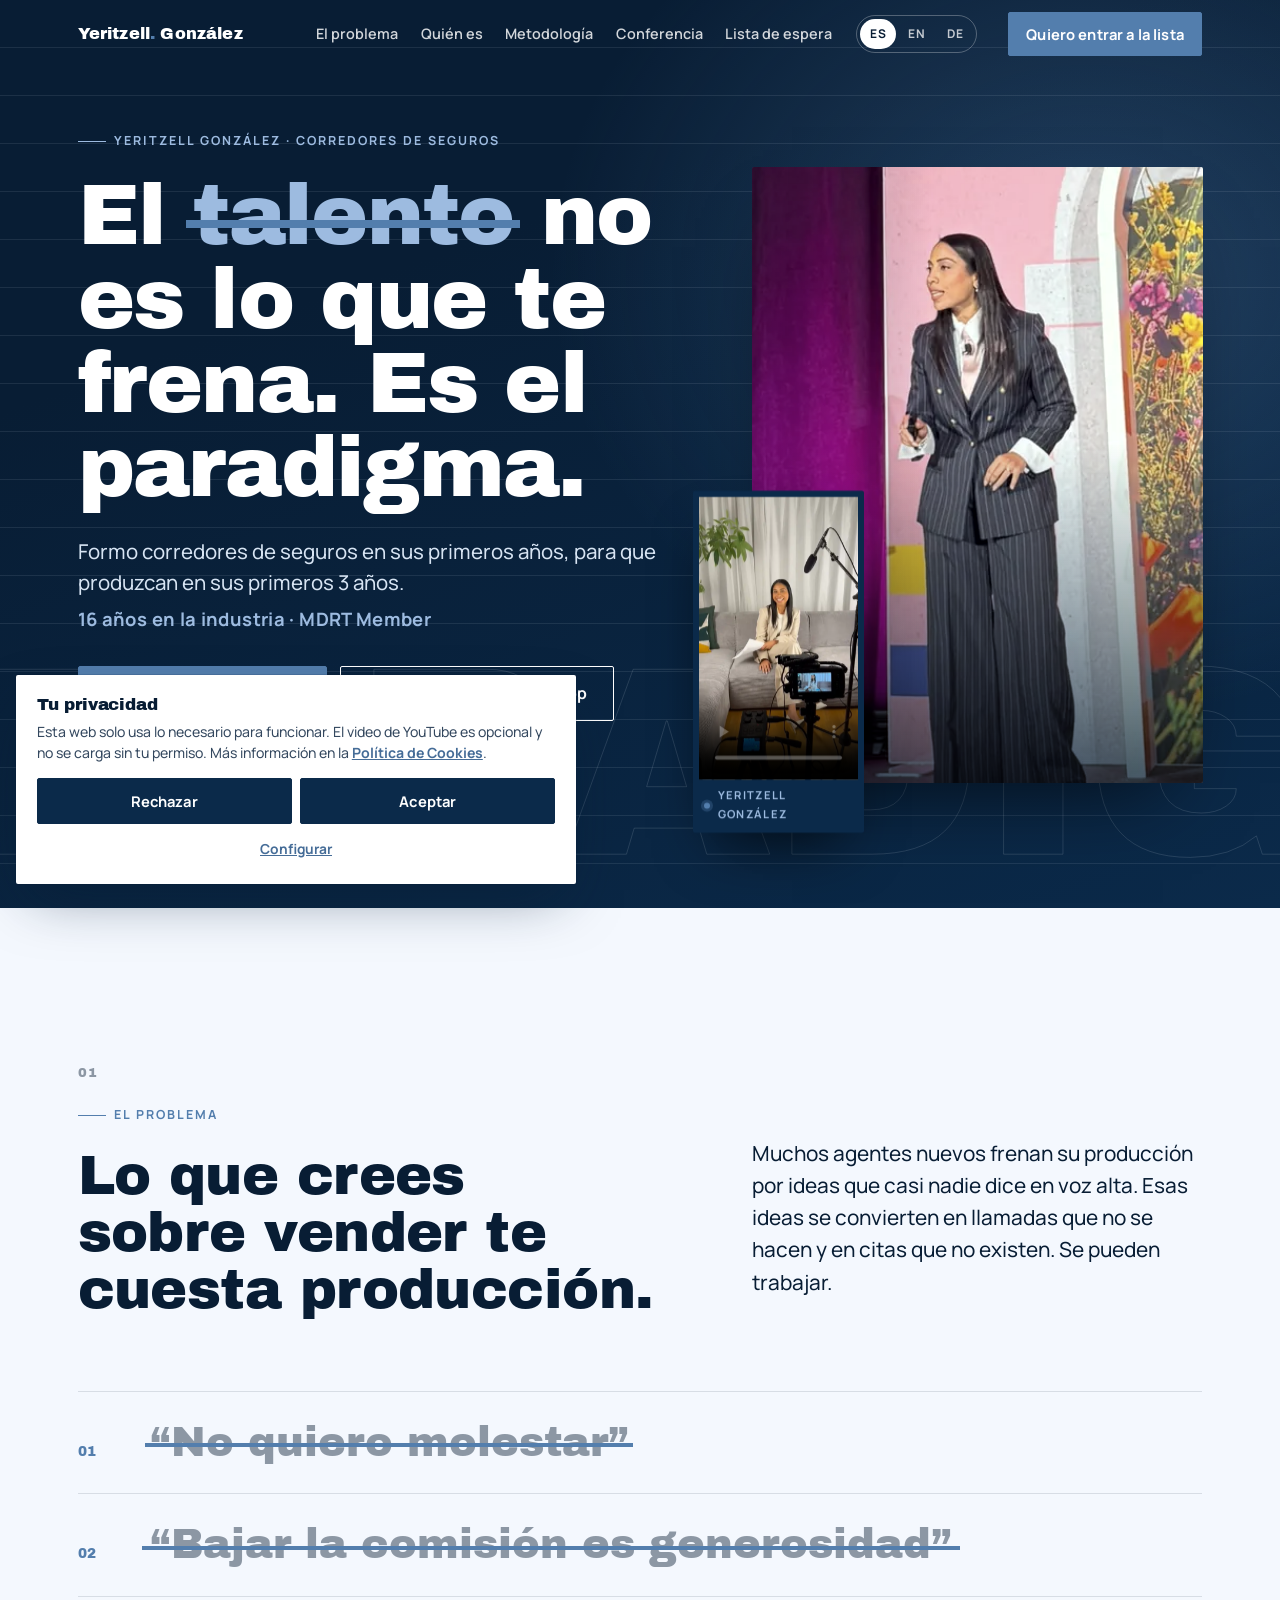
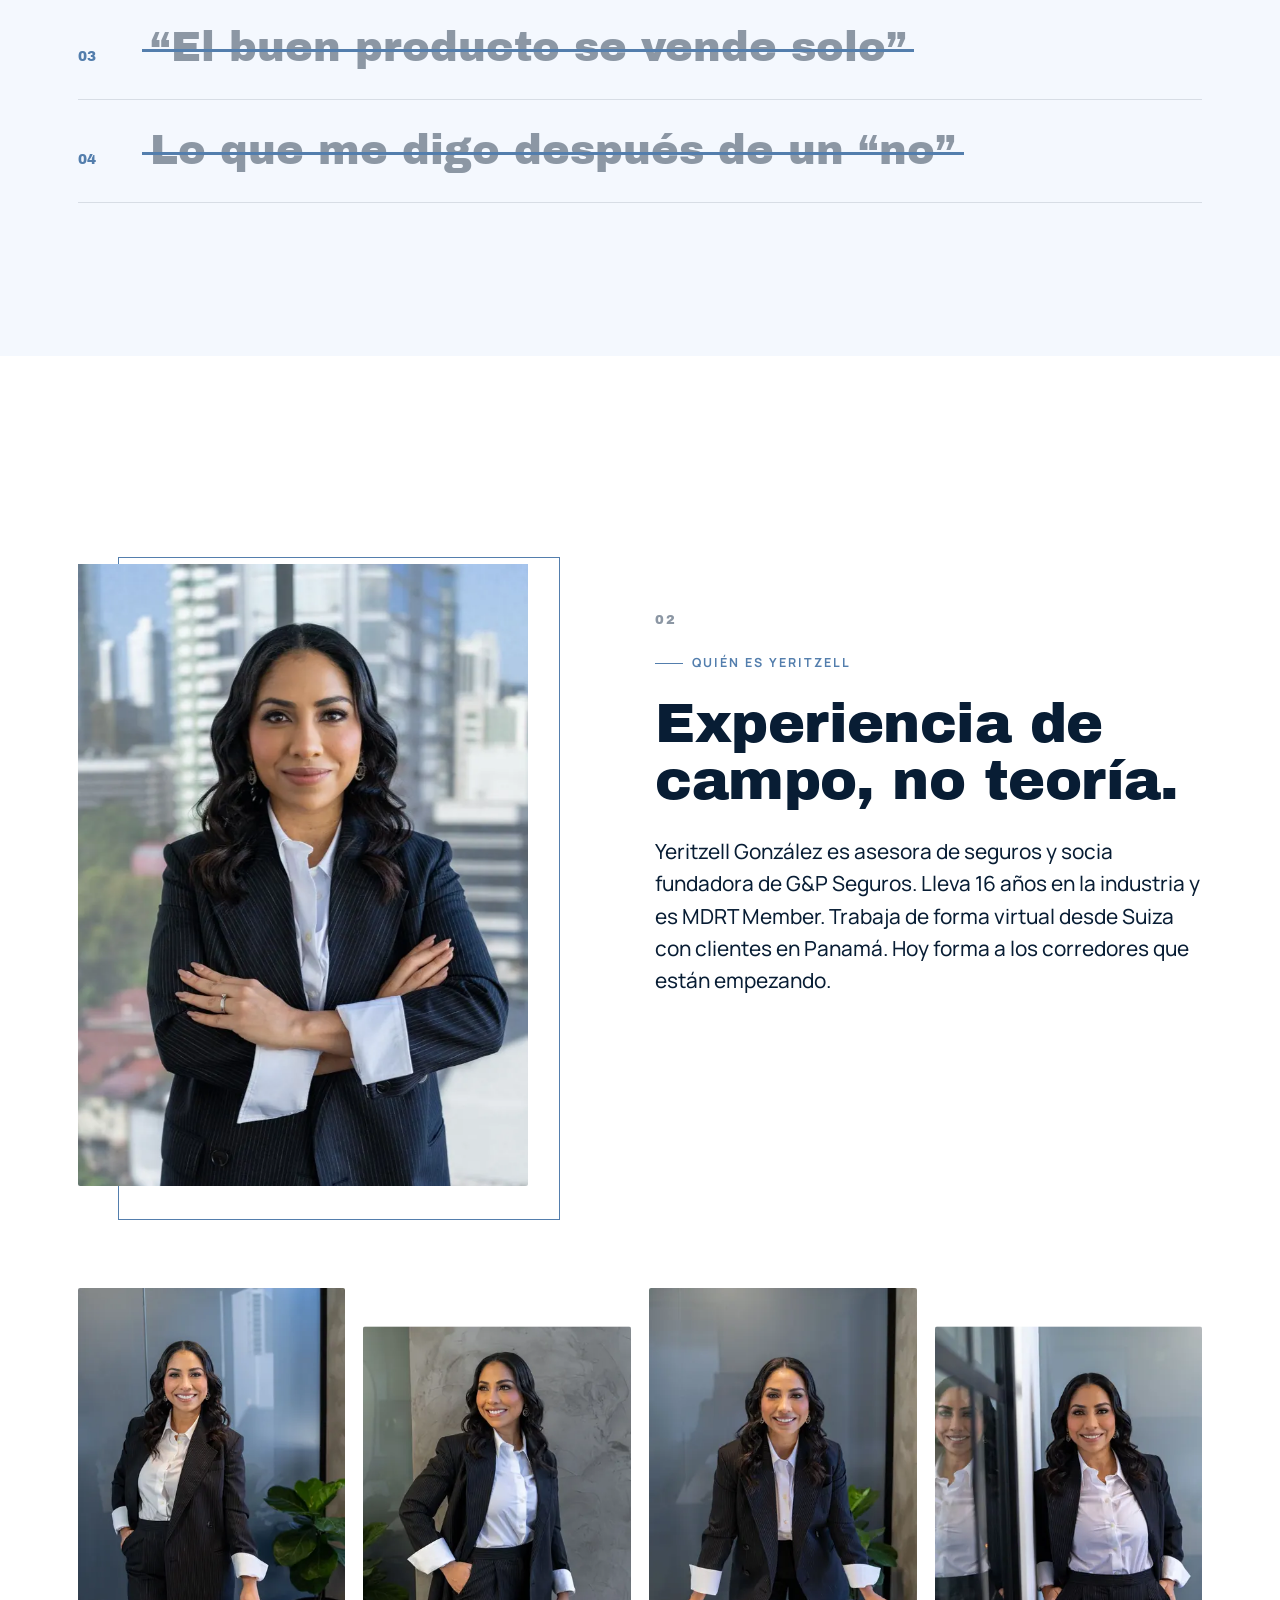
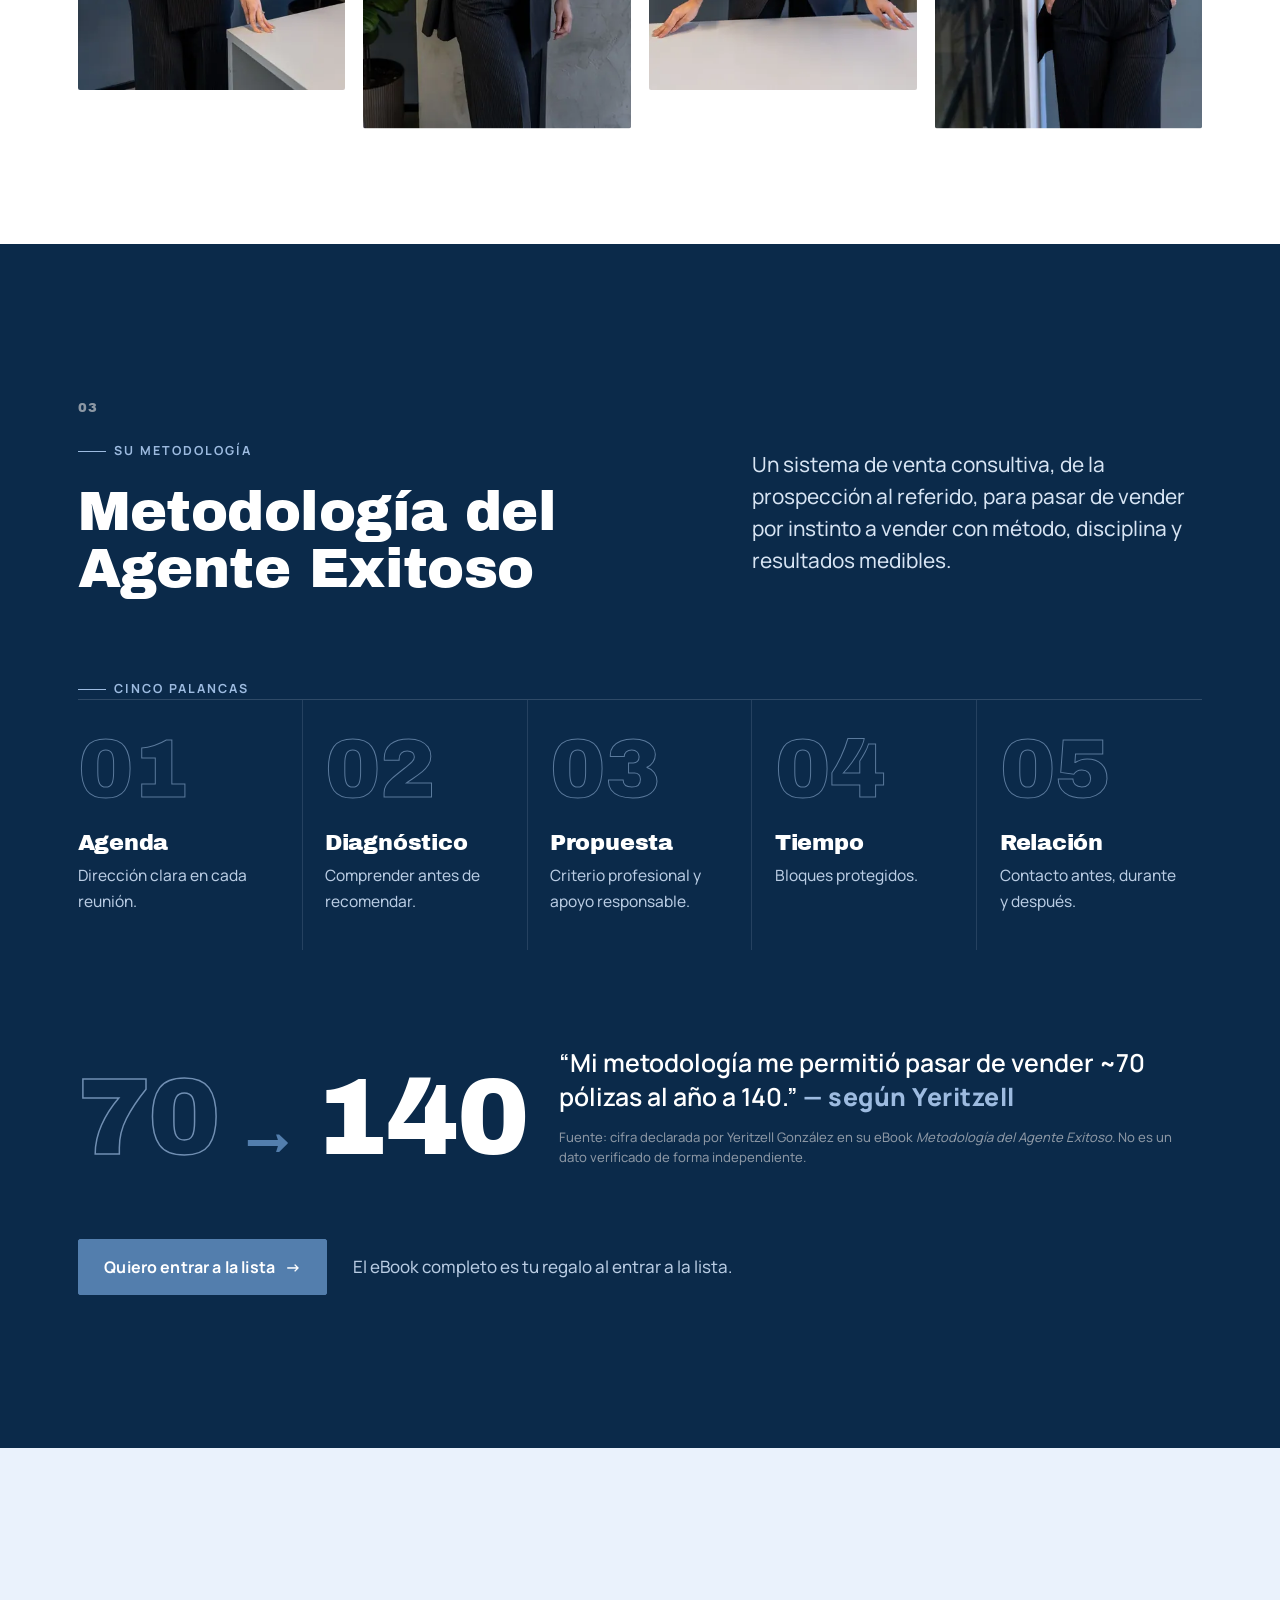
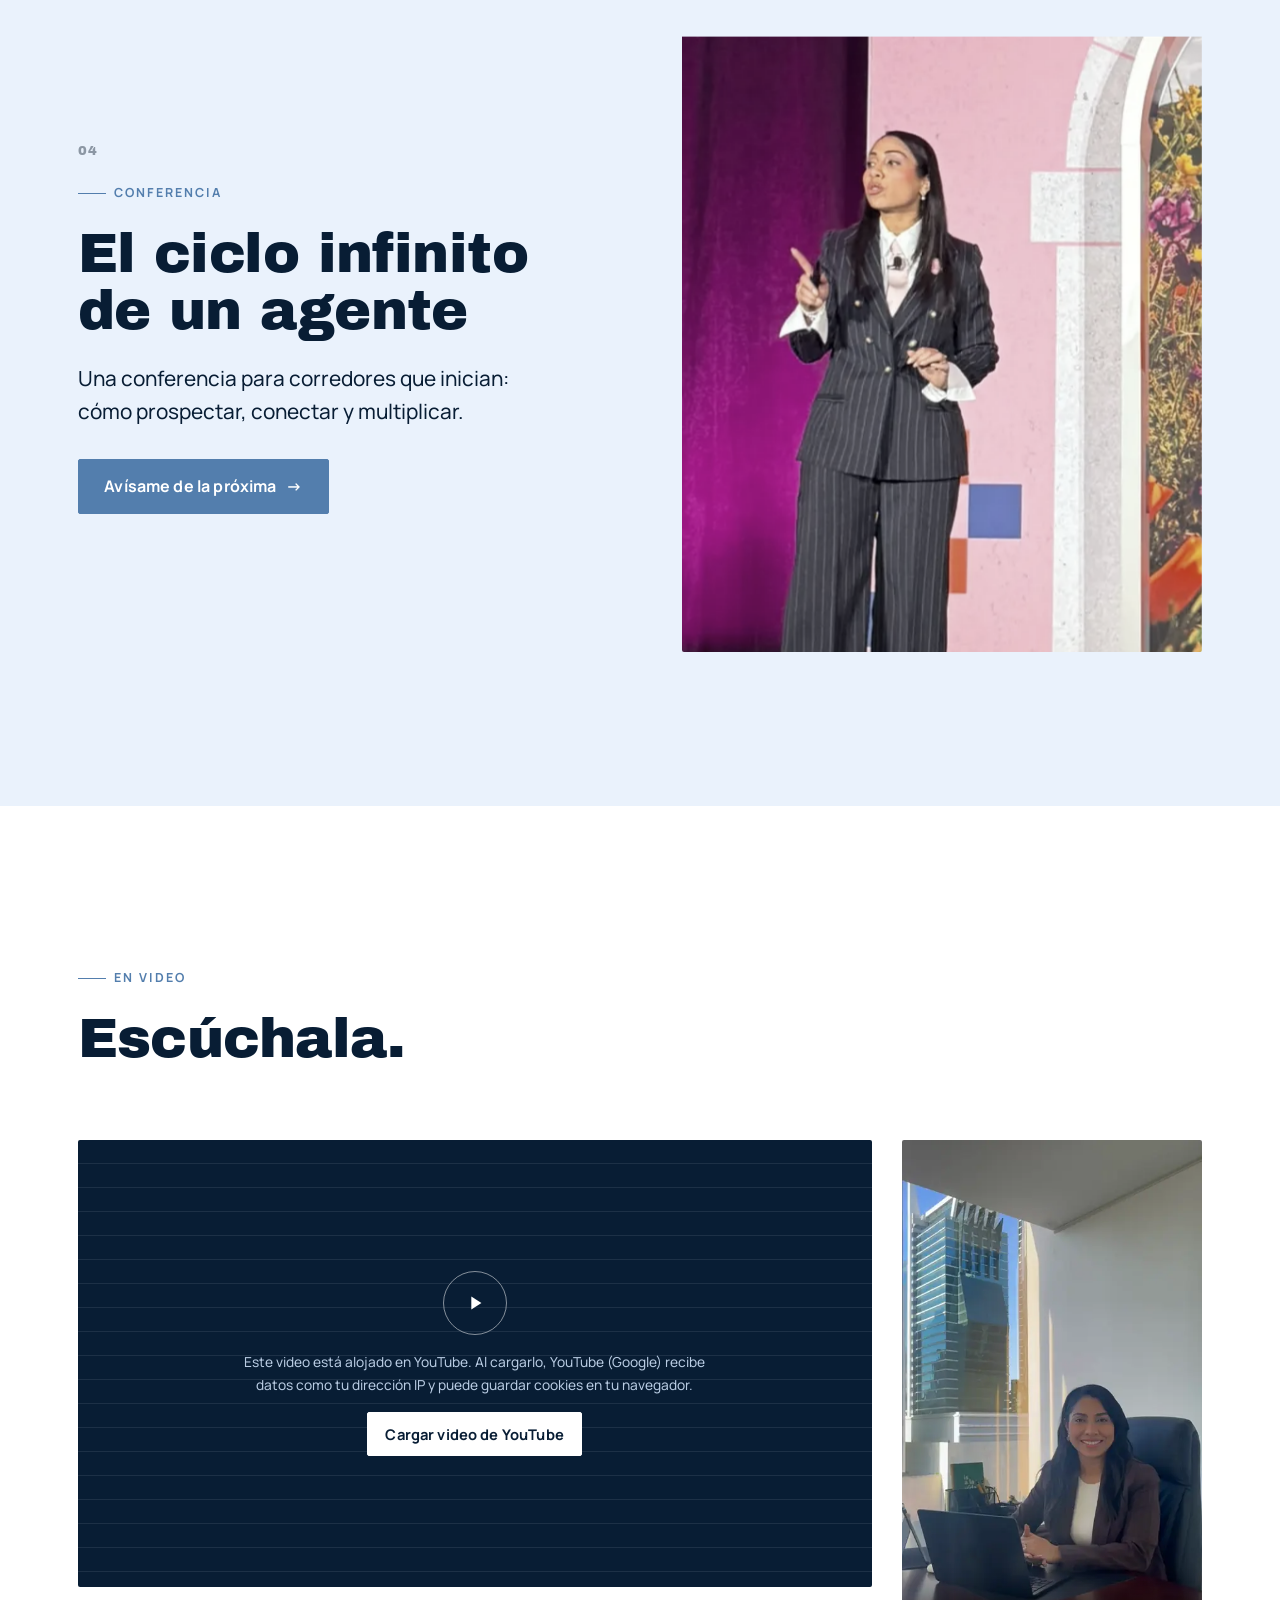
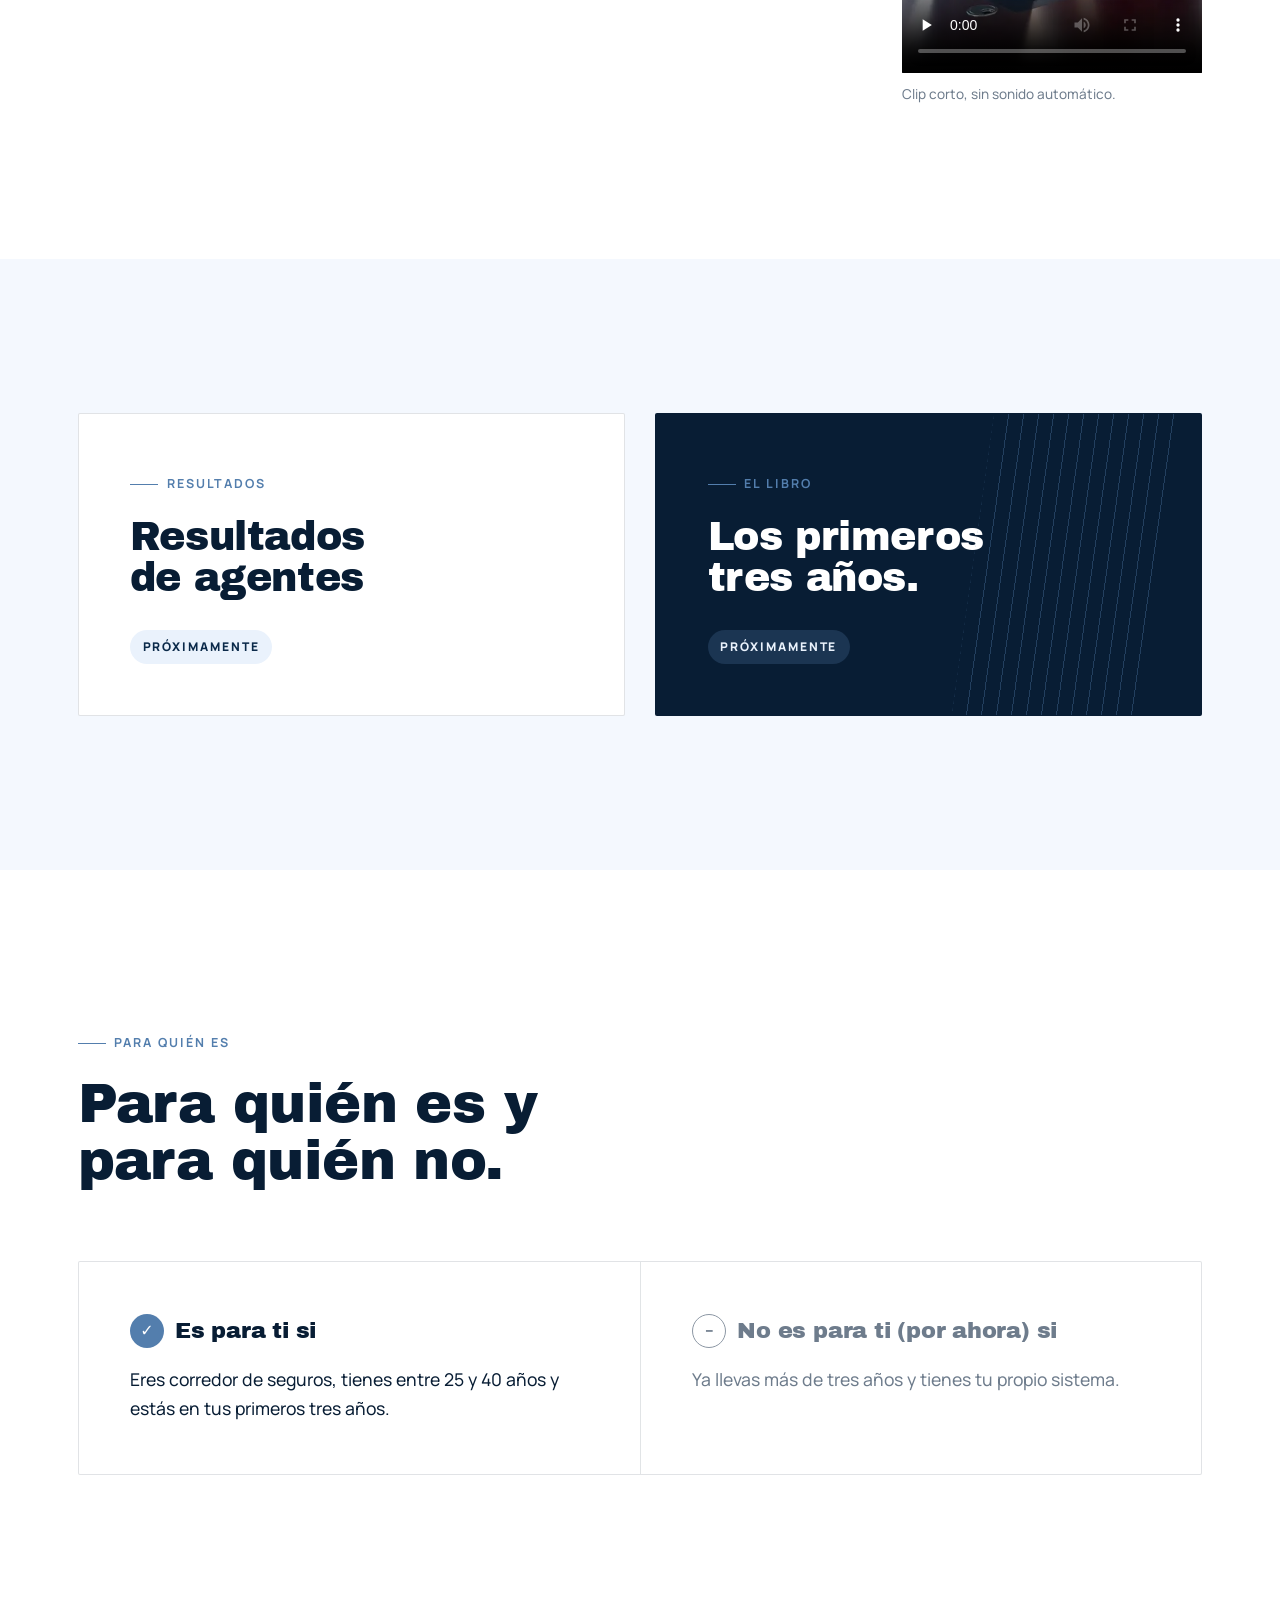
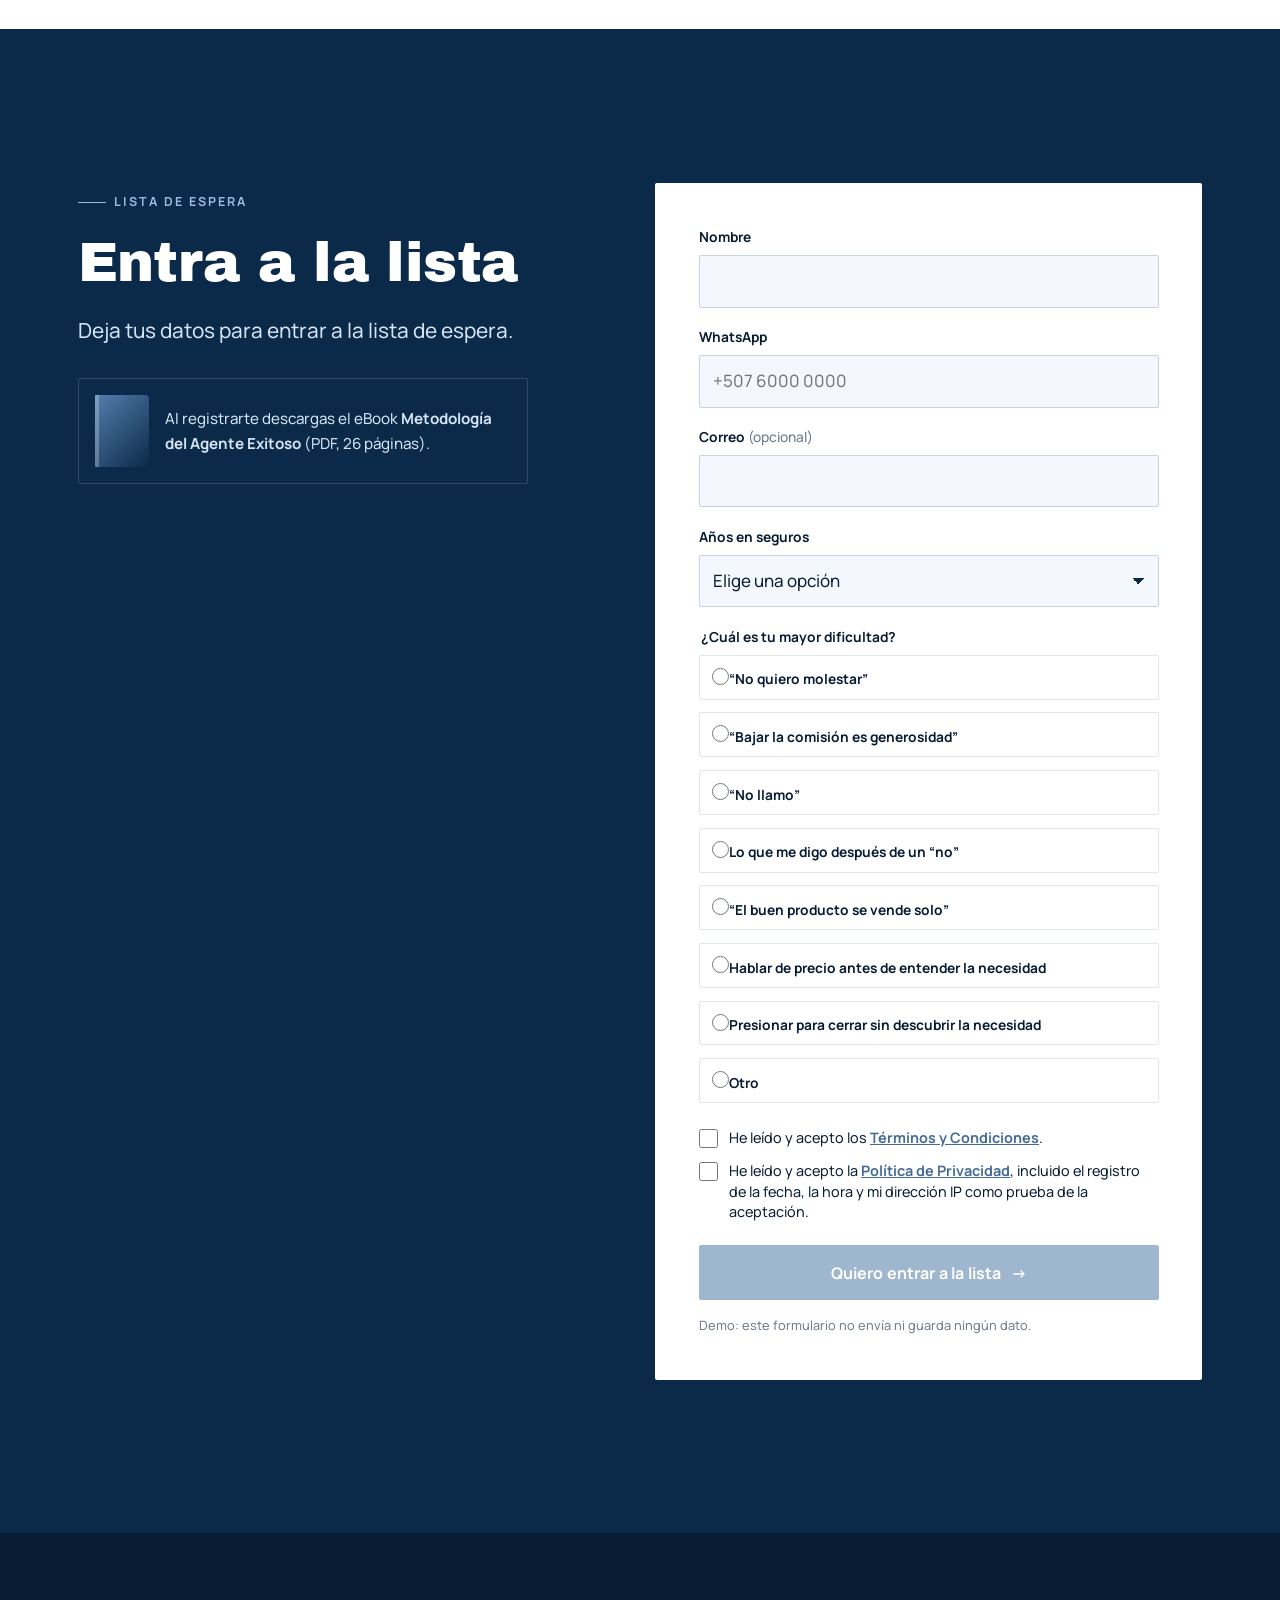
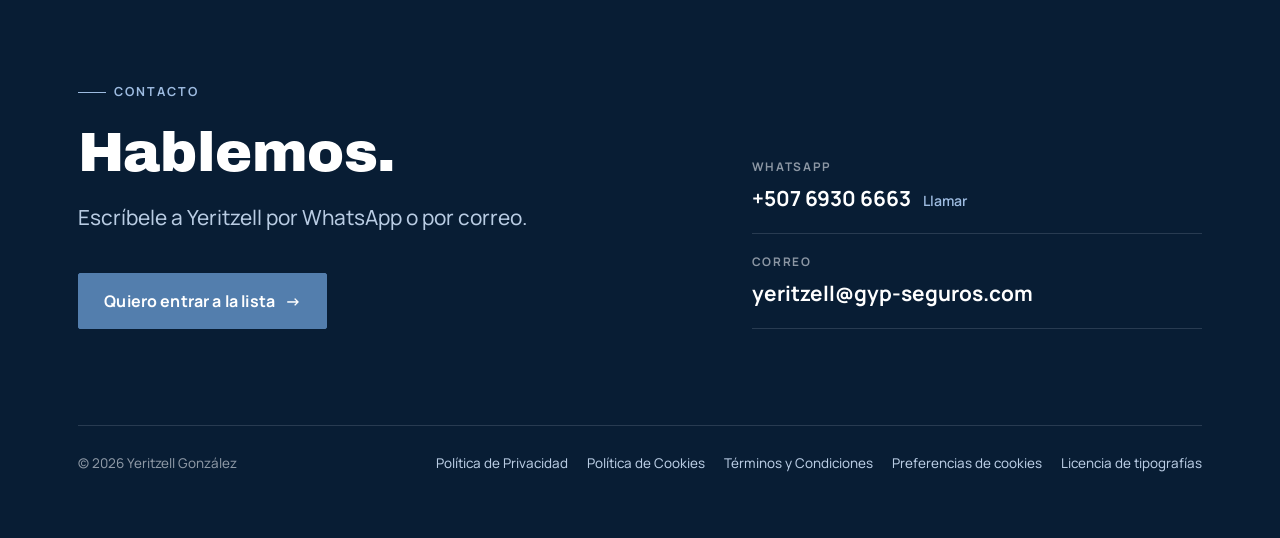
<file: index.html>
<!doctype html>
<html lang="es" class="no-js">
<head>
<meta charset="utf-8">
<meta name="viewport" content="width=device-width, initial-scale=1, viewport-fit=cover">
<title>Yeritzell González — Mentora de corredores de seguros</title>
<meta name="description" content="El talento no es lo que te frena. Es el paradigma. Formación para corredores de seguros en sus primeros 3 años. 16 años en la industria · MDRT Member.">
<meta name="robots" content="noindex, nofollow, noarchive">
<meta name="theme-color" content="#081D34">
<meta name="referrer" content="strict-origin-when-cross-origin">
<link rel="canonical" href="https://jorgeeke-source.github.io/demo-k7q2mx9r/">
<link rel="alternate" hreflang="es" href="https://jorgeeke-source.github.io/demo-k7q2mx9r/">
<link rel="alternate" hreflang="en" href="https://jorgeeke-source.github.io/demo-k7q2mx9r/en/">
<link rel="alternate" hreflang="de" href="https://jorgeeke-source.github.io/demo-k7q2mx9r/de/">
<link rel="alternate" hreflang="x-default" href="https://jorgeeke-source.github.io/demo-k7q2mx9r/">
<meta property="og:type" content="website">
<meta property="og:site_name" content="Yeritzell González">
<meta property="og:title" content="Yeritzell González — Mentora de corredores de seguros">
<meta property="og:description" content="El talento no es lo que te frena. Es el paradigma. Formación para corredores de seguros en sus primeros 3 años. 16 años en la industria · MDRT Member.">
<meta property="og:url" content="https://jorgeeke-source.github.io/demo-k7q2mx9r/">
<meta property="og:image" content="https://jorgeeke-source.github.io/demo-k7q2mx9r/assets/og/og-es.jpg">
<meta property="og:image:width" content="1200">
<meta property="og:image:height" content="630">
<meta property="og:locale" content="es_PA">
<meta name="twitter:card" content="summary_large_image">
<meta name="twitter:title" content="Yeritzell González — Mentora de corredores de seguros">
<meta name="twitter:description" content="El talento no es lo que te frena. Es el paradigma. Formación para corredores de seguros en sus primeros 3 años. 16 años en la industria · MDRT Member.">
<meta name="twitter:image" content="https://jorgeeke-source.github.io/demo-k7q2mx9r/assets/og/og-es.jpg">
<link rel="icon" href="assets/icons/favicon.svg" type="image/svg+xml">
<link rel="icon" href="assets/icons/favicon-32.png" sizes="32x32" type="image/png">
<link rel="apple-touch-icon" href="assets/icons/apple-touch-icon.png">
<link rel="preload" href="assets/fonts/ArchivoBlack-Regular.woff2" as="font" type="font/woff2" crossorigin>
<link rel="preload" href="assets/fonts/Manrope-Variable.woff2" as="font" type="font/woff2" crossorigin>
<link rel="stylesheet" href="assets/css/styles.css?v=20261025">
<script type="application/ld+json">{"@context": "https://schema.org", "@type": "Person", "name": "Yeritzell González", "jobTitle": "Asesora de seguros", "image": "https://jorgeeke-source.github.io/demo-k7q2mx9r/assets/img/yeritzell-retrato-800.webp", "url": "https://jorgeeke-source.github.io/demo-k7q2mx9r/", "email": "mailto:yeritzell@gyp-seguros.com"}</script>
</head>
<body>
<a class="skip" href="#main">Saltar al contenido</a>
<header class="nav">
  <div class="wrap">
    <a class="brand" href="index.html">Yeritzell<span>.</span> González</a>
    <ul class="nav-links"><li><a href="#problema">El problema</a></li><li><a href="#quien">Quién es</a></li><li><a href="#metodologia">Metodología</a></li><li><a href="#conferencia">Conferencia</a></li><li><a href="#lista">Lista de espera</a></li></ul>
    <nav class="lang" aria-label="Idioma / Language / Sprache"><a href="index.html" hreflang="es" lang="es" aria-current="true" title="Español">ES</a><a href="en/index.html" hreflang="en" lang="en" aria-current="false" title="English">EN</a><a href="de/index.html" hreflang="de" lang="de" aria-current="false" title="Deutsch">DE</a></nav>
    <a class="btn btn--sm" href="#lista">Quiero entrar a la lista</a>
  </div>
</header>

<main id="main">

<section class="hero" id="inicio" aria-labelledby="hero-h">
  <div class="hero-word" aria-hidden="true" data-depth="-0.35">PARADIGMA</div>
  <div class="wrap hero-grid">
    <div class="hero-copy">
      <p class="kicker">Yeritzell González · Corredores de seguros</p>
      <h1 id="hero-h">El <span class="strike">talento</span> no es lo que te frena. Es el paradigma.</h1>
      <p class="hero-sub">Formo corredores de seguros en sus primeros años, para que produzcan en sus primeros 3 años.<span class="creds">16 años en la industria · MDRT Member</span></p>
      <div class="hero-actions">
        <a class="btn" href="#lista">Quiero entrar a la lista <span class="arrow" aria-hidden="true">→</span></a>
        <a class="btn btn--ghost" href="https://wa.me/50769306663?text=LISTA" target="_blank" rel="noopener"><svg width="22" height="22" viewBox="0 0 24 24" aria-hidden="true" fill="currentColor"><path d="M12.04 2a9.9 9.9 0 0 0-8.5 15l-1.4 5 5.1-1.3A9.9 9.9 0 1 0 12.04 2Zm0 18.1a8.2 8.2 0 0 1-4.2-1.1l-.3-.2-3 .8.8-3-.2-.3a8.2 8.2 0 1 1 6.9 3.8Zm4.5-6.1c-.2-.1-1.5-.7-1.7-.8-.2-.1-.4-.1-.6.1l-.8 1c-.1.2-.3.2-.5.1a6.7 6.7 0 0 1-3.3-2.9c-.2-.4.2-.4.7-1.3.1-.2 0-.3 0-.4l-.8-1.8c-.2-.5-.4-.4-.6-.4h-.5a1 1 0 0 0-.7.3 3 3 0 0 0-.9 2.2 5.2 5.2 0 0 0 1.1 2.7 11.8 11.8 0 0 0 4.5 4c1.7.7 2.3.8 3.2.6.5-.1 1.5-.6 1.7-1.2.2-.6.2-1.1.2-1.2-.1-.1-.3-.2-.5-.3Z"/></svg> Escríbele por WhatsApp</a>
      </div>
      <blockquote class="hero-quote"><p>“Un agente exitoso no presiona al cliente: lo guía.”</p><cite>Yeritzell González</cite></blockquote>
    </div>
    <div class="hero-visual" data-depth="0.12">
      <figure class="portrait">
        <img src="assets/img/yeritzell-escenario-670.webp" srcset="assets/img/yeritzell-escenario-480.webp 480w, assets/img/yeritzell-escenario-670.webp 670w" sizes="(max-width: 900px) 78vw, 36vw" width="670" height="916" alt="Yeritzell González hablando en un escenario" decoding="async" loading="eager" fetchpriority="high">
      </figure>
      <figure class="reel" data-depth="0.55">
            <video autoplay muted loop playsinline preload="metadata" poster="assets/video/hero-reel-poster.webp" aria-label="Video corto de Yeritzell González (sin sonido)" width="540" height="960">
              <source src="assets/video/hero-reel.mp4" type="video/mp4">
            </video>
            <figcaption>Yeritzell González</figcaption>
          </figure>
    </div>
  </div>
</section>

<section class="sec sec--tint" id="problema" aria-labelledby="prob-h">
  <div class="wrap">
    <div class="sec-head">
      <div><span class="index-num">01</span><p class="kicker">El problema</p><h2 id="prob-h" class="reveal">Lo que crees sobre vender te cuesta producción.</h2></div>
      <div><p class="lede reveal">Muchos agentes nuevos frenan su producción por ideas que casi nadie dice en voz alta. Esas ideas se convierten en llamadas que no se hacen y en citas que no existen. Se pueden trabajar.</p></div>
    </div>
    <ol class="paradigms"><li><span class="n">01</span><span class="p">“No quiero molestar”</span></li><li><span class="n">02</span><span class="p">“Bajar la comisión es generosidad”</span></li><li><span class="n">03</span><span class="p">“El buen producto se vende solo”</span></li><li><span class="n">04</span><span class="p">Lo que me digo después de un “no”</span></li></ol>
  </div>
</section>

<section class="sec" id="quien" aria-labelledby="about-h">
  <div class="wrap">
    <div class="about-grid">
      <figure class="about-photo reveal">
        <div class="frame"><img src="assets/img/yeritzell-retrato-800.webp" srcset="assets/img/yeritzell-retrato-480.webp 480w, assets/img/yeritzell-retrato-800.webp 800w" sizes="(max-width: 900px) 86vw, 38vw" width="800" height="1200" alt="Retrato de Yeritzell González con traje oscuro" decoding="async" loading="lazy" data-depth="0.18"></div>
      </figure>
      <div class="about-copy">
        <span class="index-num">02</span>
        <p class="kicker">Quién es Yeritzell</p>
        <h2 id="about-h" class="reveal">Experiencia de campo, no teoría.</h2>
        <p class="lede reveal">Yeritzell González es asesora de seguros y socia fundadora de G&amp;P Seguros. Lleva 16 años en la industria y es MDRT Member. Trabaja de forma virtual desde Suiza con clientes en Panamá. Hoy forma a los corredores que están empezando.</p>
        <ul class="creds-row reveal"><li><strong>16</strong>años en la industria</li><li>MDRT Member</li><li><strong>CH · PA</strong>Suiza · Panamá</li></ul>
      </div>
    </div>
    <div class="strip reveal" aria-label="Yeritzell González en su oficina"><figure><img src="assets/img/yeritzell-oficina-1-800.webp" srcset="assets/img/yeritzell-oficina-1-400.webp 400w, assets/img/yeritzell-oficina-1-800.webp 800w" sizes="(max-width: 700px) 46vw, 24vw" width="800" height="1200" alt="Yeritzell González en su oficina" decoding="async" loading="lazy"></figure><figure><img src="assets/img/yeritzell-oficina-2-800.webp" srcset="assets/img/yeritzell-oficina-2-400.webp 400w, assets/img/yeritzell-oficina-2-800.webp 800w" sizes="(max-width: 700px) 46vw, 24vw" width="800" height="1200" alt="Yeritzell González en su oficina" decoding="async" loading="lazy"></figure><figure><img src="assets/img/yeritzell-oficina-3-800.webp" srcset="assets/img/yeritzell-oficina-3-400.webp 400w, assets/img/yeritzell-oficina-3-800.webp 800w" sizes="(max-width: 700px) 46vw, 24vw" width="800" height="1200" alt="Yeritzell González en su oficina" decoding="async" loading="lazy"></figure><figure><img src="assets/img/yeritzell-oficina-4-800.webp" srcset="assets/img/yeritzell-oficina-4-400.webp 400w, assets/img/yeritzell-oficina-4-800.webp 800w" sizes="(max-width: 700px) 46vw, 24vw" width="800" height="1200" alt="Yeritzell González en su oficina" decoding="async" loading="lazy"></figure></div>
  </div>
</section>

<section class="sec sec--dark method" id="metodologia" aria-labelledby="method-h">
  <div class="wrap">
    <div class="sec-head">
      <div><span class="index-num">03</span><p class="kicker">Su metodología</p><h2 id="method-h" class="reveal">Metodología del Agente Exitoso</h2></div>
      <div><p class="lede reveal">Un sistema de venta consultiva, de la prospección al referido, para pasar de vender por instinto a vender con método, disciplina y resultados medibles.</p></div>
    </div>
    <p class="kicker" style="margin-bottom:0">Cinco palancas</p>
    <ol class="levers"><li class="reveal"><span class="big" aria-hidden="true">01</span><h3>Agenda</h3><p>Dirección clara en cada reunión.</p></li><li class="reveal"><span class="big" aria-hidden="true">02</span><h3>Diagnóstico</h3><p>Comprender antes de recomendar.</p></li><li class="reveal"><span class="big" aria-hidden="true">03</span><h3>Propuesta</h3><p>Criterio profesional y apoyo responsable.</p></li><li class="reveal"><span class="big" aria-hidden="true">04</span><h3>Tiempo</h3><p>Bloques protegidos.</p></li><li class="reveal"><span class="big" aria-hidden="true">05</span><h3>Relación</h3><p>Contacto antes, durante y después.</p></li></ol>
    <div class="claim reveal">
      <div class="claim-fig" aria-hidden="true"><span class="from">70</span><span class="to-arrow">→</span><span>140</span></div>
      <blockquote>
        <p>“Mi metodología me permitió pasar de vender ~70 pólizas al año a 140.” <span class="attrib">— según Yeritzell</span></p>
        <small class="source">Fuente: cifra declarada por Yeritzell González en su eBook <em>Metodología del Agente Exitoso</em>. No es un dato verificado de forma independiente.</small>
      </blockquote>
    </div>
    <div class="method-cta reveal">
      <a class="btn" href="#lista">Quiero entrar a la lista <span class="arrow" aria-hidden="true">→</span></a>
      <p>El eBook completo es tu regalo al entrar a la lista.</p>
    </div>
  </div>
</section>

<section class="sec sec--ice" id="conferencia" aria-labelledby="talk-h">
  <div class="wrap talk-grid">
    <div class="talk-copy">
      <span class="index-num">04</span>
      <p class="kicker">Conferencia</p>
      <h2 id="talk-h" class="reveal">El ciclo infinito de un agente</h2>
      <p class="lede reveal">Una conferencia para corredores que inician: cómo prospectar, conectar y multiplicar.</p>
      <a class="btn" href="https://wa.me/50769306663?text=Hola%20Yeritzell%2C%20av%C3%ADsame%20de%20la%20pr%C3%B3xima%20conferencia." target="_blank" rel="noopener">Avísame de la próxima <span class="arrow" aria-hidden="true">→</span></a>
    </div>
    <figure class="talk-photo reveal">
      <div class="frame"><img src="assets/img/yeritzell-conferencia-640.webp" srcset="assets/img/yeritzell-conferencia-480.webp 480w, assets/img/yeritzell-conferencia-640.webp 640w" sizes="(max-width: 900px) 92vw, 48vw" width="640" height="800" alt="Yeritzell González durante una conferencia" decoding="async" loading="lazy" data-depth="0.16"></div>
    </figure>
  </div>
</section>

<section class="sec" id="video" aria-labelledby="video-h">
  <div class="wrap">
    <div class="sec-head">
      <div><p class="kicker">En video</p><h2 id="video-h" class="reveal">Escúchala.</h2></div>
    </div>
    <div class="video-grid">
      <div class="yt reveal" data-yt="BB-jb_EY4y0" data-title="Video de Yeritzell González en YouTube">
        <div class="yt-inner">
          <div class="yt-play" aria-hidden="true"><svg width="22" height="22" viewBox="0 0 24 24" fill="currentColor"><path d="M8 5v14l11-7z"/></svg></div>
          <p>Este video está alojado en YouTube. Al cargarlo, YouTube (Google) recibe datos como tu dirección IP y puede guardar cookies en tu navegador.</p>
          <button type="button" class="btn btn--light btn--sm">Cargar video de YouTube</button>
        </div>
      </div>
      <figure class="clip reveal">
            <video controls playsinline preload="none" poster="assets/video/clip-escritorio-poster.webp" width="480" height="848">
              <source src="assets/video/clip-escritorio.mp4" type="video/mp4">
            </video>
            <figcaption>Clip corto, sin sonido automático.</figcaption>
          </figure>
    </div>
  </div>
</section>

<section class="sec sec--tint" aria-label="Resultados · El libro">
  <div class="wrap soon-grid">
    <article class="soon reveal" id="resultados">
      <div><p class="kicker">Resultados</p><h2>Resultados de agentes</h2></div>
      <span class="badge">Próximamente</span>
    </article>
    <article class="soon soon--book reveal" id="libro">
      <div><p class="kicker">El libro</p><h2>Los primeros tres años.</h2></div>
      <span class="badge">Próximamente</span>
    </article>
  </div>
</section>

<section class="sec" id="para-quien" aria-labelledby="fit-h">
  <div class="wrap">
    <div class="sec-head"><div><p class="kicker">Para quién es</p><h2 id="fit-h" class="reveal">Para quién es y para quién no.</h2></div></div>
    <div class="fit-grid reveal">
      <div class="fit fit--yes"><h3><span class="mark" aria-hidden="true">✓</span>Es para ti si</h3><p>Eres corredor de seguros, tienes entre 25 y 40 años y estás en tus primeros tres años.</p></div>
      <div class="fit fit--no"><h3><span class="mark" aria-hidden="true">–</span>No es para ti (por ahora) si</h3><p>Ya llevas más de tres años y tienes tu propio sistema.</p></div>
    </div>
  </div>
</section>

<section class="sec sec--dark" id="lista" aria-labelledby="join-h">
  <div class="wrap join-grid">
    <div class="join-intro">
      <p class="kicker">Lista de espera</p>
      <h2 id="join-h">Entra a la lista</h2>
      <p class="lede">Deja tus datos para entrar a la lista de espera.</p>
      <div class="gift"><span class="book" aria-hidden="true"></span><p>Al registrarte descargas el eBook <strong>Metodología del Agente Exitoso</strong> (PDF, 26 páginas).</p></div>
    </div>
    <div class="form-card">
      <form id="join-form" novalidate data-mode="simulado" data-consent-endpoint=""
            data-terms-version="2026-10-25" data-terms-hash="1081d4f2d552bd2f099e559c3a2cd6f324c03cf531b2e79c0cd9fa7bc3368c0a"
            data-privacy-version="2026-10-25" data-privacy-hash="6200b999ce555a6a73e8fb535b98a97e44fa98b3d05eba9eac301614553c1800">
        <div class="field"><label for="f-name">Nombre</label><input type="text" id="f-name" name="nombre" autocomplete="name" required maxlength="80"></div>
        <div class="field"><label for="f-wa">WhatsApp</label><input type="tel" id="f-wa" name="whatsapp" autocomplete="tel" inputmode="tel" placeholder="+507 6000 0000" required maxlength="24"></div>
        <div class="field"><label for="f-email">Correo <span class="opt">(opcional)</span></label><input type="email" id="f-email" name="correo" autocomplete="email" maxlength="120"></div>
        <div class="field"><label for="f-years">Años en seguros</label><select id="f-years" name="anios" required><option value="">Elige una opción</option><option value="<1">Menos de 1 año</option><option value="1-3">De 1 a 3 años</option><option value=">3">Más de 3 años</option></select></div>
        <fieldset class="field" id="f-diff-fs"><legend>¿Cuál es tu mayor dificultad?</legend>
          <div class="choices"><label class="choice"><input type="radio" name="dificultad" value="p1">“No quiero molestar”</label><label class="choice"><input type="radio" name="dificultad" value="p2">“Bajar la comisión es generosidad”</label><label class="choice"><input type="radio" name="dificultad" value="p3">“No llamo”</label><label class="choice"><input type="radio" name="dificultad" value="p4">Lo que me digo después de un “no”</label><label class="choice"><input type="radio" name="dificultad" value="p5">“El buen producto se vende solo”</label><label class="choice"><input type="radio" name="dificultad" value="p6">Hablar de precio antes de entender la necesidad</label><label class="choice"><input type="radio" name="dificultad" value="p7">Presionar para cerrar sin descubrir la necesidad</label><label class="choice"><input type="radio" name="dificultad" value="otro" id="f-diff-other">Otro</label></div>
          <div class="other-text field" hidden><label class="sr" for="f-other" style="position:absolute;left:-9999px">Otro</label><input type="text" id="f-other" name="dificultad_otro" maxlength="160" placeholder="Cuéntala en pocas palabras"></div>
        </fieldset>
        <label class="consent"><input type="checkbox" id="f-terms" name="acepta_terminos" value="1"><span>He leído y acepto los <a href="terminos.html" target="_blank" rel="noopener">Términos y Condiciones</a>.</span></label>
        <label class="consent"><input type="checkbox" id="f-privacy" name="acepta_privacidad" value="1"><span>He leído y acepto la <a href="privacidad.html" target="_blank" rel="noopener">Política de Privacidad</a>, incluido el registro de la fecha, la hora y mi dirección IP como prueba de la aceptación.</span></label>
        <div class="form-errors" role="alert" tabindex="-1"></div>
        <button type="submit" class="btn">Quiero entrar a la lista <span class="arrow" aria-hidden="true">→</span></button>
        <p class="form-note">Demo: este formulario no envía ni guarda ningún dato.</p>
      </form>
      <div class="thanks" id="thanks" hidden aria-live="polite">
        <h3>Gracias.</h3>
        <p>Descarga tu eBook <em>Metodología del Agente Exitoso</em> y escríbele la palabra LISTA a Yeritzell por WhatsApp para confirmar tu lugar.</p>
        <div class="actions">
          <a class="btn" href="assets/docs/Metodologia_del_Agente_Exitoso.pdf" download>Descargar el eBook (PDF)</a>
          <a class="btn btn--ghost" href="https://wa.me/50769306663?text=LISTA" target="_blank" rel="noopener"><svg width="22" height="22" viewBox="0 0 24 24" aria-hidden="true" fill="currentColor"><path d="M12.04 2a9.9 9.9 0 0 0-8.5 15l-1.4 5 5.1-1.3A9.9 9.9 0 1 0 12.04 2Zm0 18.1a8.2 8.2 0 0 1-4.2-1.1l-.3-.2-3 .8.8-3-.2-.3a8.2 8.2 0 1 1 6.9 3.8Zm4.5-6.1c-.2-.1-1.5-.7-1.7-.8-.2-.1-.4-.1-.6.1l-.8 1c-.1.2-.3.2-.5.1a6.7 6.7 0 0 1-3.3-2.9c-.2-.4.2-.4.7-1.3.1-.2 0-.3 0-.4l-.8-1.8c-.2-.5-.4-.4-.6-.4h-.5a1 1 0 0 0-.7.3 3 3 0 0 0-.9 2.2 5.2 5.2 0 0 0 1.1 2.7 11.8 11.8 0 0 0 4.5 4c1.7.7 2.3.8 3.2.6.5-.1 1.5-.6 1.7-1.2.2-.6.2-1.1.2-1.2-.1-.1-.3-.2-.5-.3Z"/></svg> Escribir LISTA por WhatsApp</a>
        </div>
      </div>
    </div>
  </div>
</section>

<section class="sec--darker contact" id="contacto" aria-labelledby="contact-h">
  <div class="wrap">
    <div class="contact-grid">
      <div>
        <p class="kicker">Contacto</p>
        <h2 id="contact-h">Hablemos.</h2>
        <p class="lede" style="color:#b9cce3;margin-top:1.2rem">Escríbele a Yeritzell por WhatsApp o por correo.</p>
        <a class="btn" href="#lista" style="margin-top:1.2rem">Quiero entrar a la lista <span class="arrow" aria-hidden="true">→</span></a>
      </div>
      <ul class="contact-list">
        <li><span>WhatsApp</span><a href="https://wa.me/50769306663?text=LISTA" target="_blank" rel="noopener">+507 6930 6663</a><a class="sub" href="tel:+50769306663">Llamar</a></li>
        <li><span>Correo</span><a href="mailto:yeritzell@gyp-seguros.com">yeritzell@gyp-seguros.com</a></li>
      </ul>
    </div>
    <footer class="footer">
      <span class="copy">© 2026 Yeritzell González</span>
      <nav aria-label="Legal">
      <a href="privacidad.html">Política de Privacidad</a>
      <a href="cookies.html">Política de Cookies</a>
      <a href="terminos.html">Términos y Condiciones</a>
      <button type="button" data-cookie-prefs>Preferencias de cookies</button>
      <a href="assets/fonts/OFL.txt">Licencia de tipografías</a>
    </nav>
    </footer>
  </div>
</section>
</main>

<a class="wa-float" href="https://wa.me/50769306663?text=LISTA" target="_blank" rel="noopener" aria-label="Escribir por WhatsApp"><svg width="22" height="22" viewBox="0 0 24 24" aria-hidden="true" fill="currentColor"><path d="M12.04 2a9.9 9.9 0 0 0-8.5 15l-1.4 5 5.1-1.3A9.9 9.9 0 1 0 12.04 2Zm0 18.1a8.2 8.2 0 0 1-4.2-1.1l-.3-.2-3 .8.8-3-.2-.3a8.2 8.2 0 1 1 6.9 3.8Zm4.5-6.1c-.2-.1-1.5-.7-1.7-.8-.2-.1-.4-.1-.6.1l-.8 1c-.1.2-.3.2-.5.1a6.7 6.7 0 0 1-3.3-2.9c-.2-.4.2-.4.7-1.3.1-.2 0-.3 0-.4l-.8-1.8c-.2-.5-.4-.4-.6-.4h-.5a1 1 0 0 0-.7.3 3 3 0 0 0-.9 2.2 5.2 5.2 0 0 0 1.1 2.7 11.8 11.8 0 0 0 4.5 4c1.7.7 2.3.8 3.2.6.5-.1 1.5-.6 1.7-1.2.2-.6.2-1.1.2-1.2-.1-.1-.3-.2-.5-.3Z"/></svg></a>
<div class="cookie" id="cookie" role="dialog" aria-modal="false" aria-labelledby="ck-h" hidden>
  <h2 id="ck-h">Tu privacidad</h2>
  <p>Esta web solo usa lo necesario para funcionar. El video de YouTube es opcional y no se carga sin tu permiso. Más información en la <a href="cookies.html">Política de Cookies</a>.</p>
  <div class="cookie-cats" hidden>
    <label class="cookie-cat"><input type="checkbox" checked disabled><span><strong>Necesarias</strong>Siempre activas. Guardan tu elección de privacidad en este navegador.</span></label>
    <label class="cookie-cat"><input type="checkbox" id="ck-media"><span><strong>Multimedia externa (YouTube)</strong>Permite cargar el video incrustado. YouTube recibe tu IP y puede usar cookies.</span></label>
  </div>
  <div class="cookie-actions">
    <button type="button" class="btn btn--choice" data-ck="reject">Rechazar</button>
    <button type="button" class="btn btn--choice" data-ck="accept">Aceptar</button>
    <button type="button" class="btn btn--ghost" data-ck="save" hidden style="grid-column:1/-1">Guardar selección</button>
    <button type="button" class="link" data-ck="settings" aria-expanded="false">Configurar</button>
  </div>
</div>

<script>window.__YG_I18N__ = {"form": {"errTitle": "Revisa estos puntos:", "errName": "Escribe tu nombre.", "errWa": "Escribe tu número de WhatsApp.", "errWaFormat": "El número de WhatsApp no parece válido (solo dígitos, con código de país).", "errEmail": "El correo no parece válido.", "errYears": "Elige tus años en seguros.", "errDiff": "Elige tu mayor dificultad.", "errOther": "Describe tu dificultad en el campo «Otro».", "errTerms": "Para continuar, acepta los Términos y Condiciones.", "errPrivacy": "Para continuar, acepta la Política de Privacidad."}};</script>
<script defer src="assets/js/main.js?v=20261025"></script>

</body>
</html>
</file>
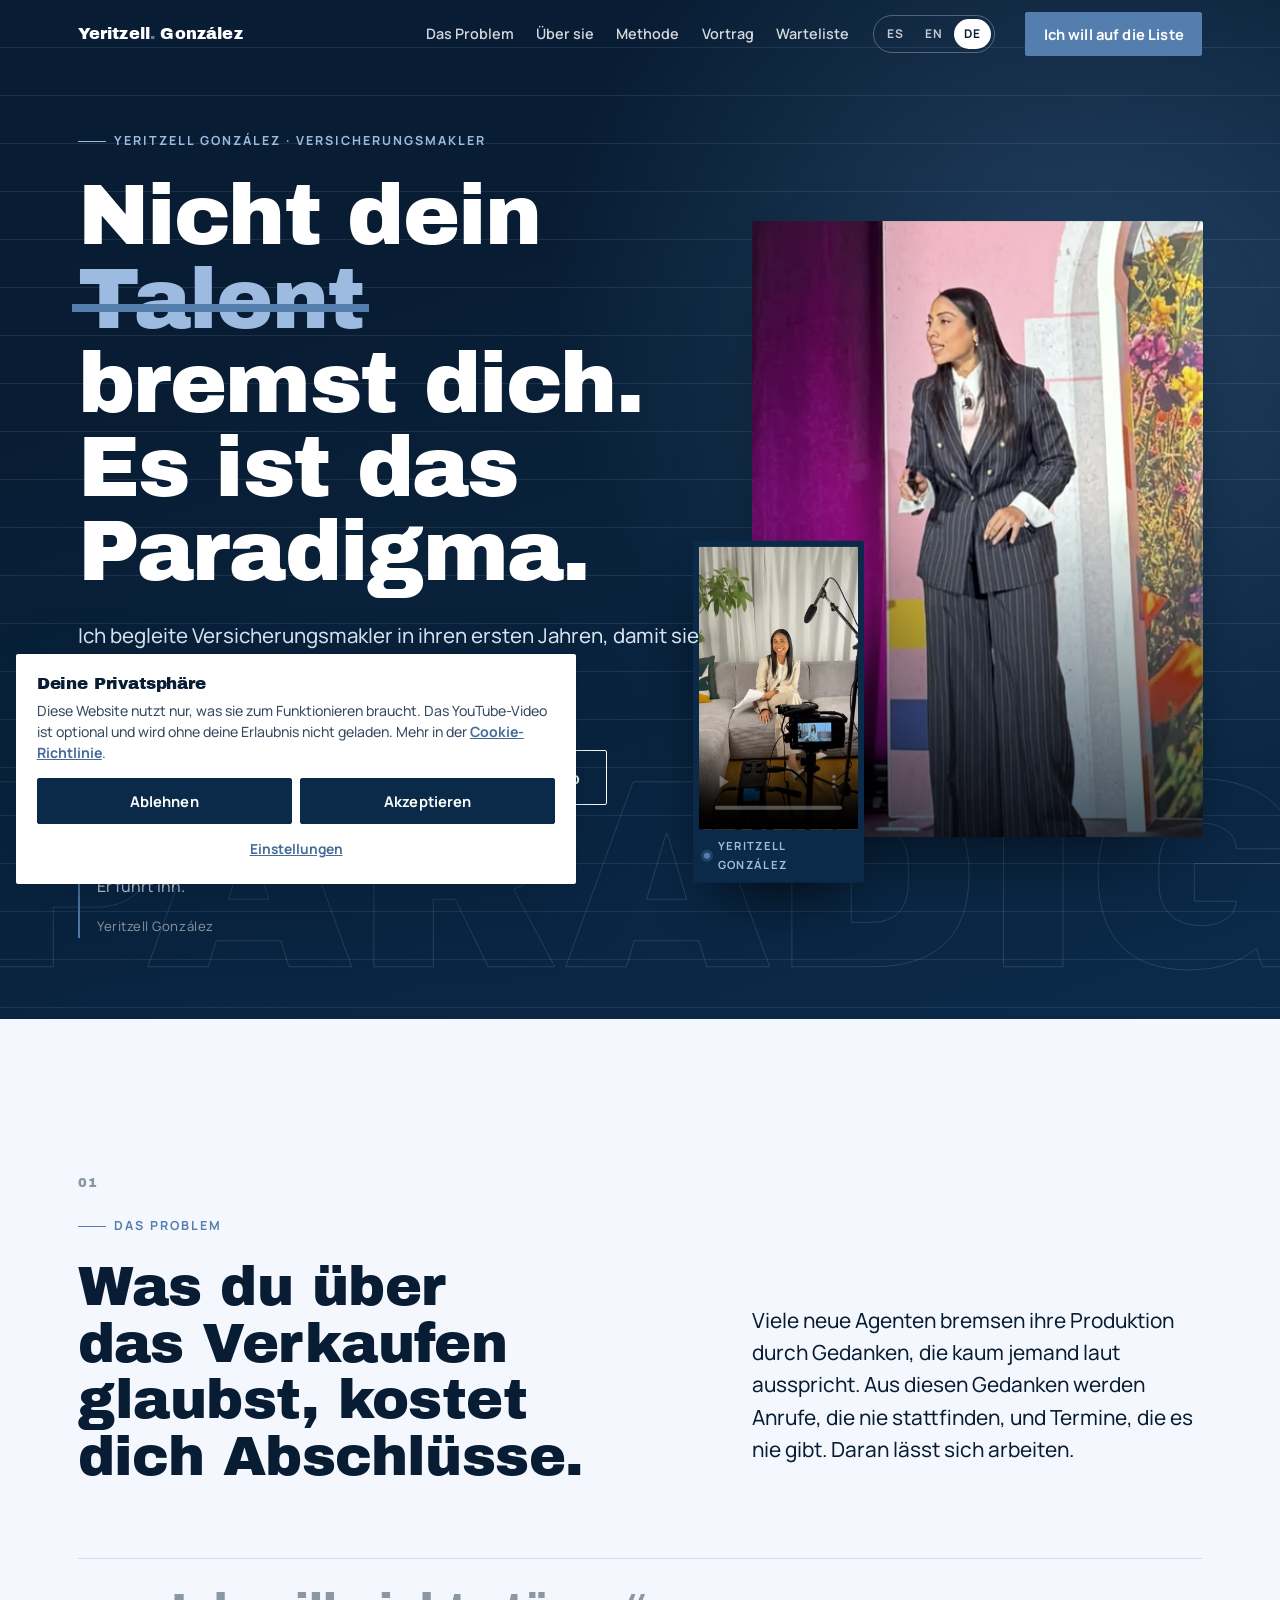
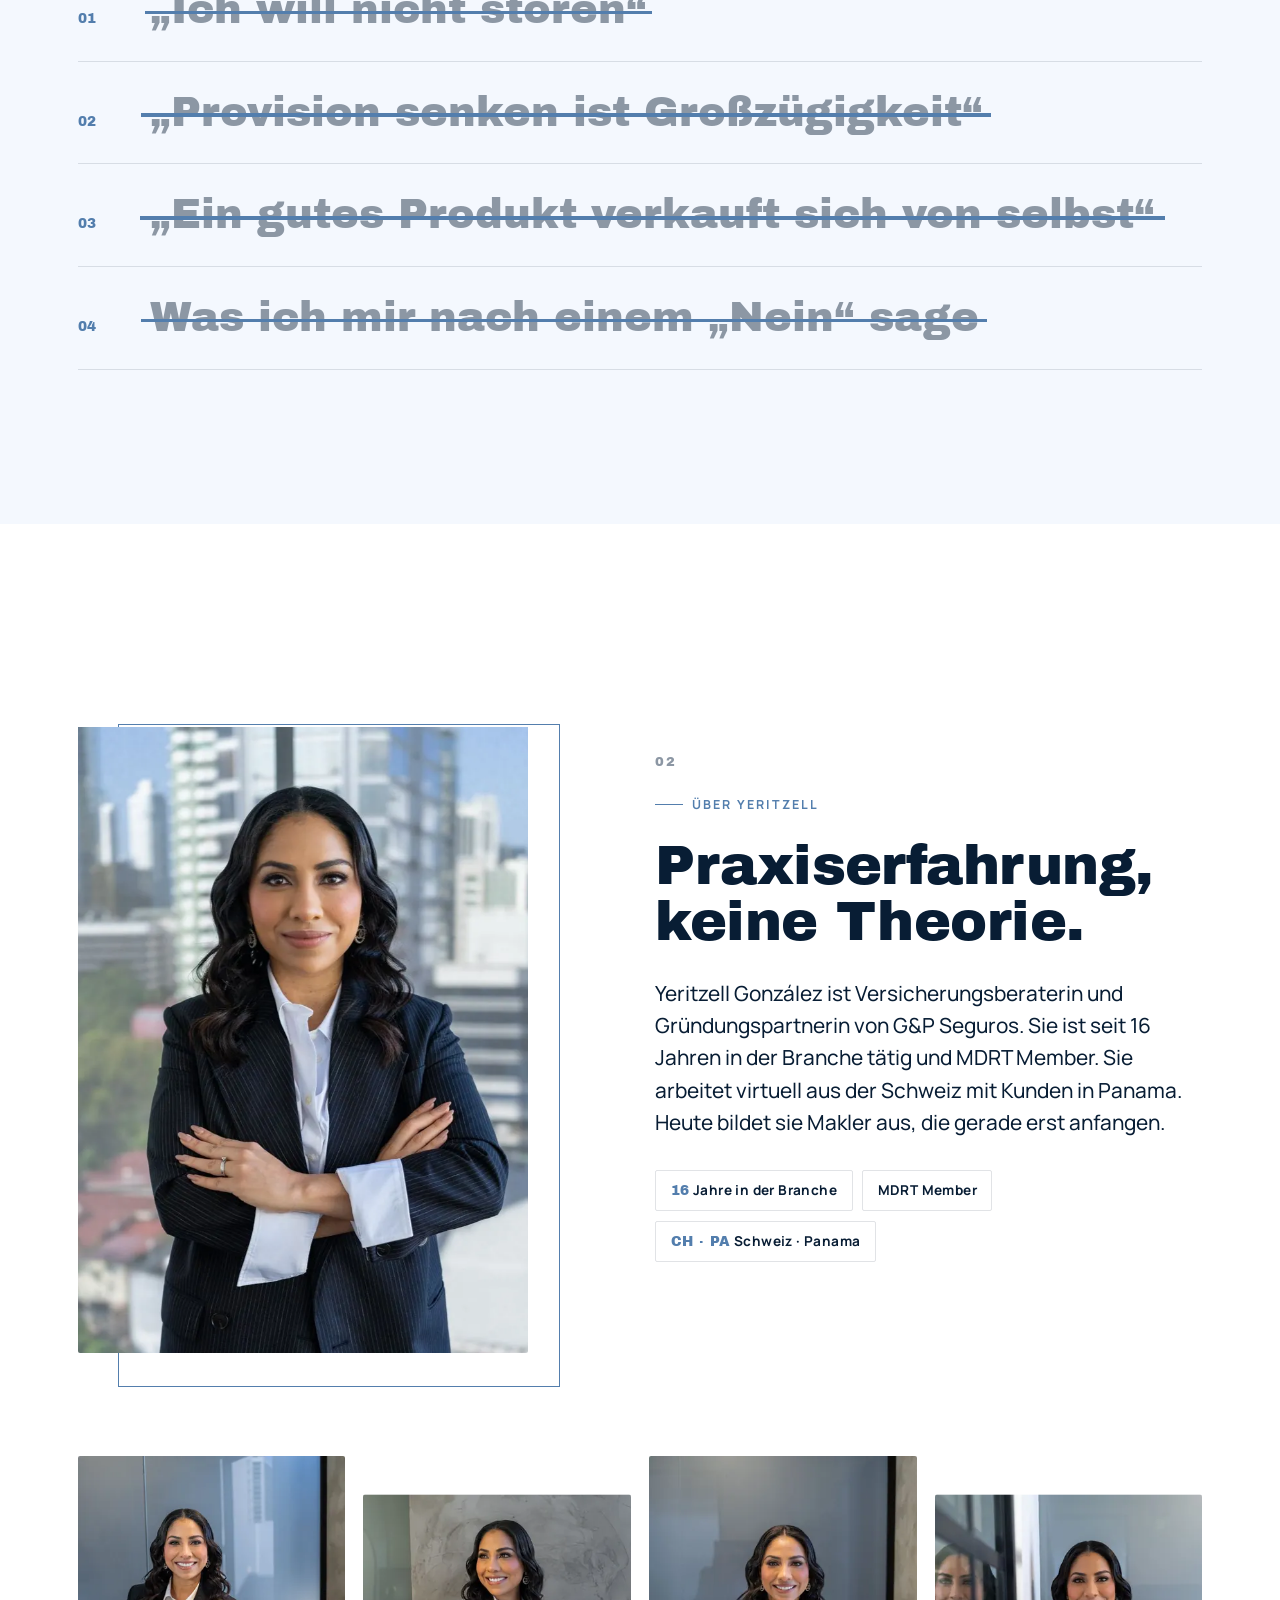
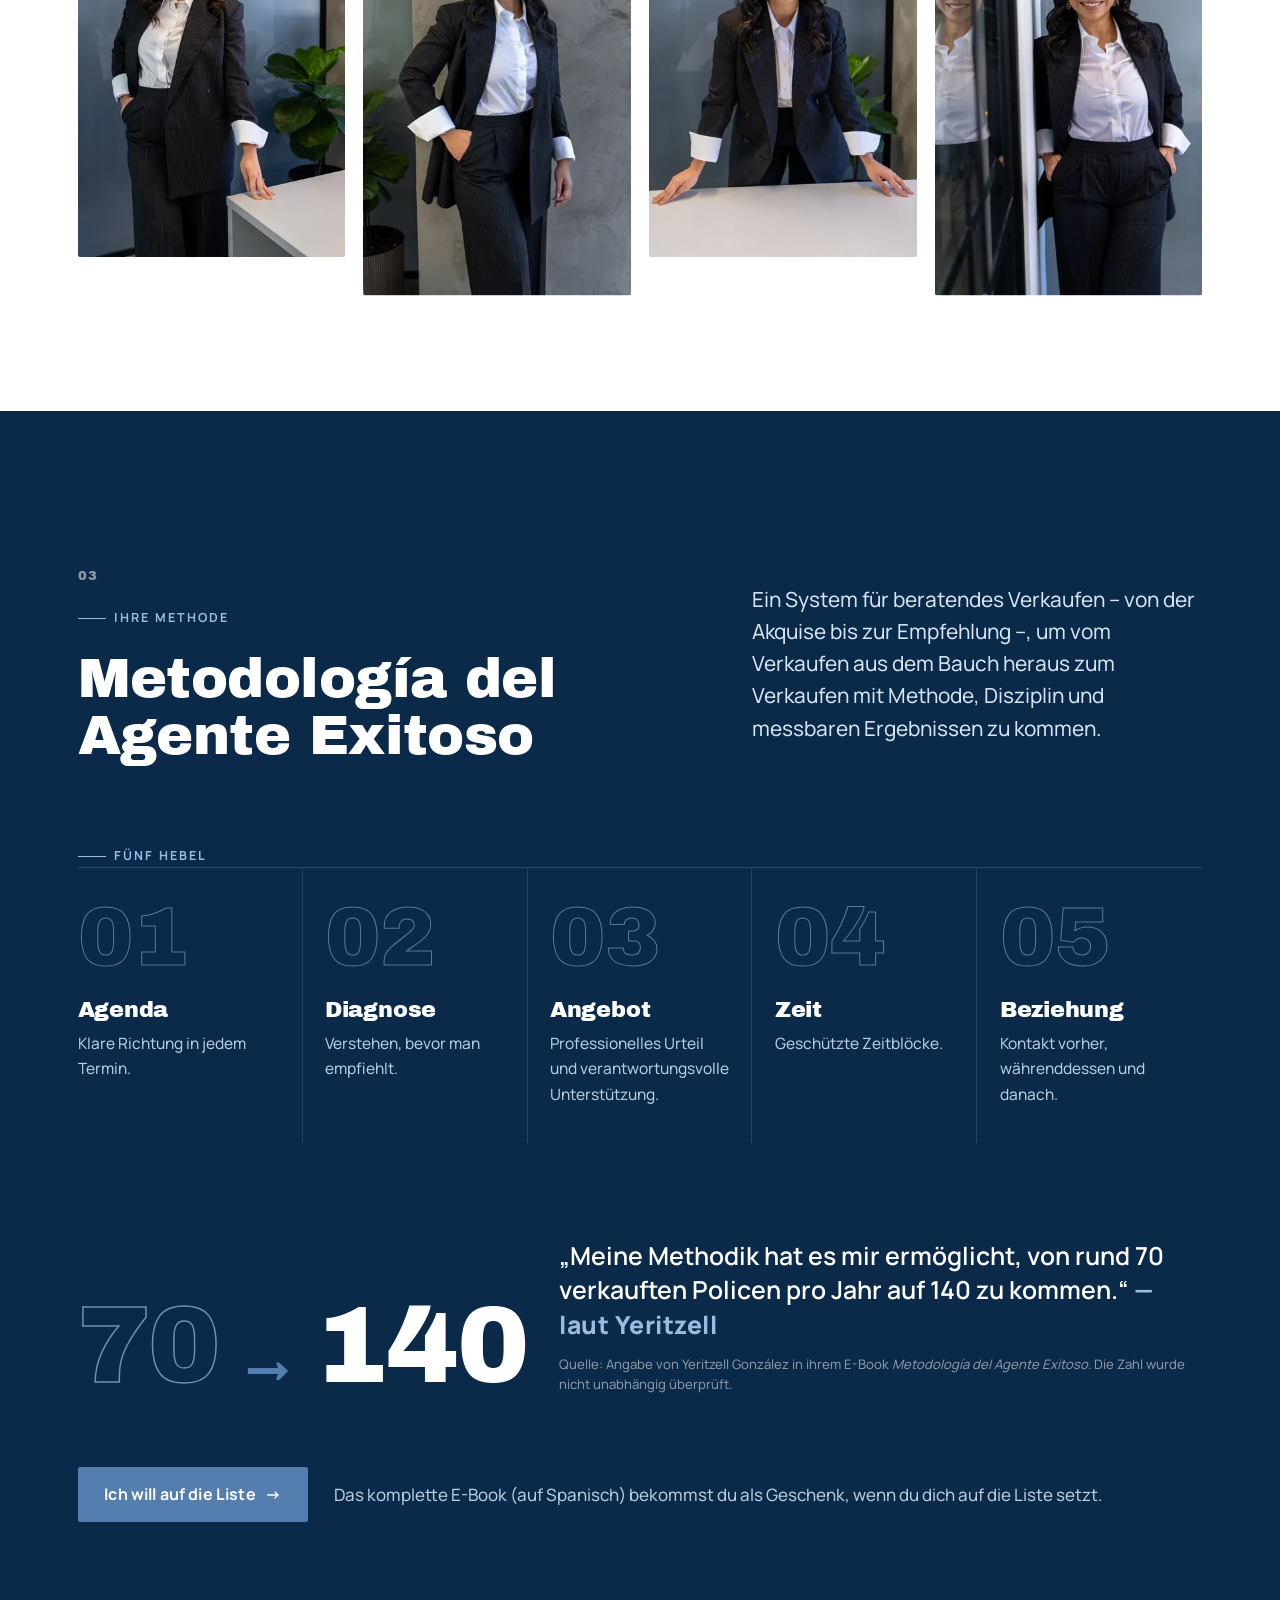
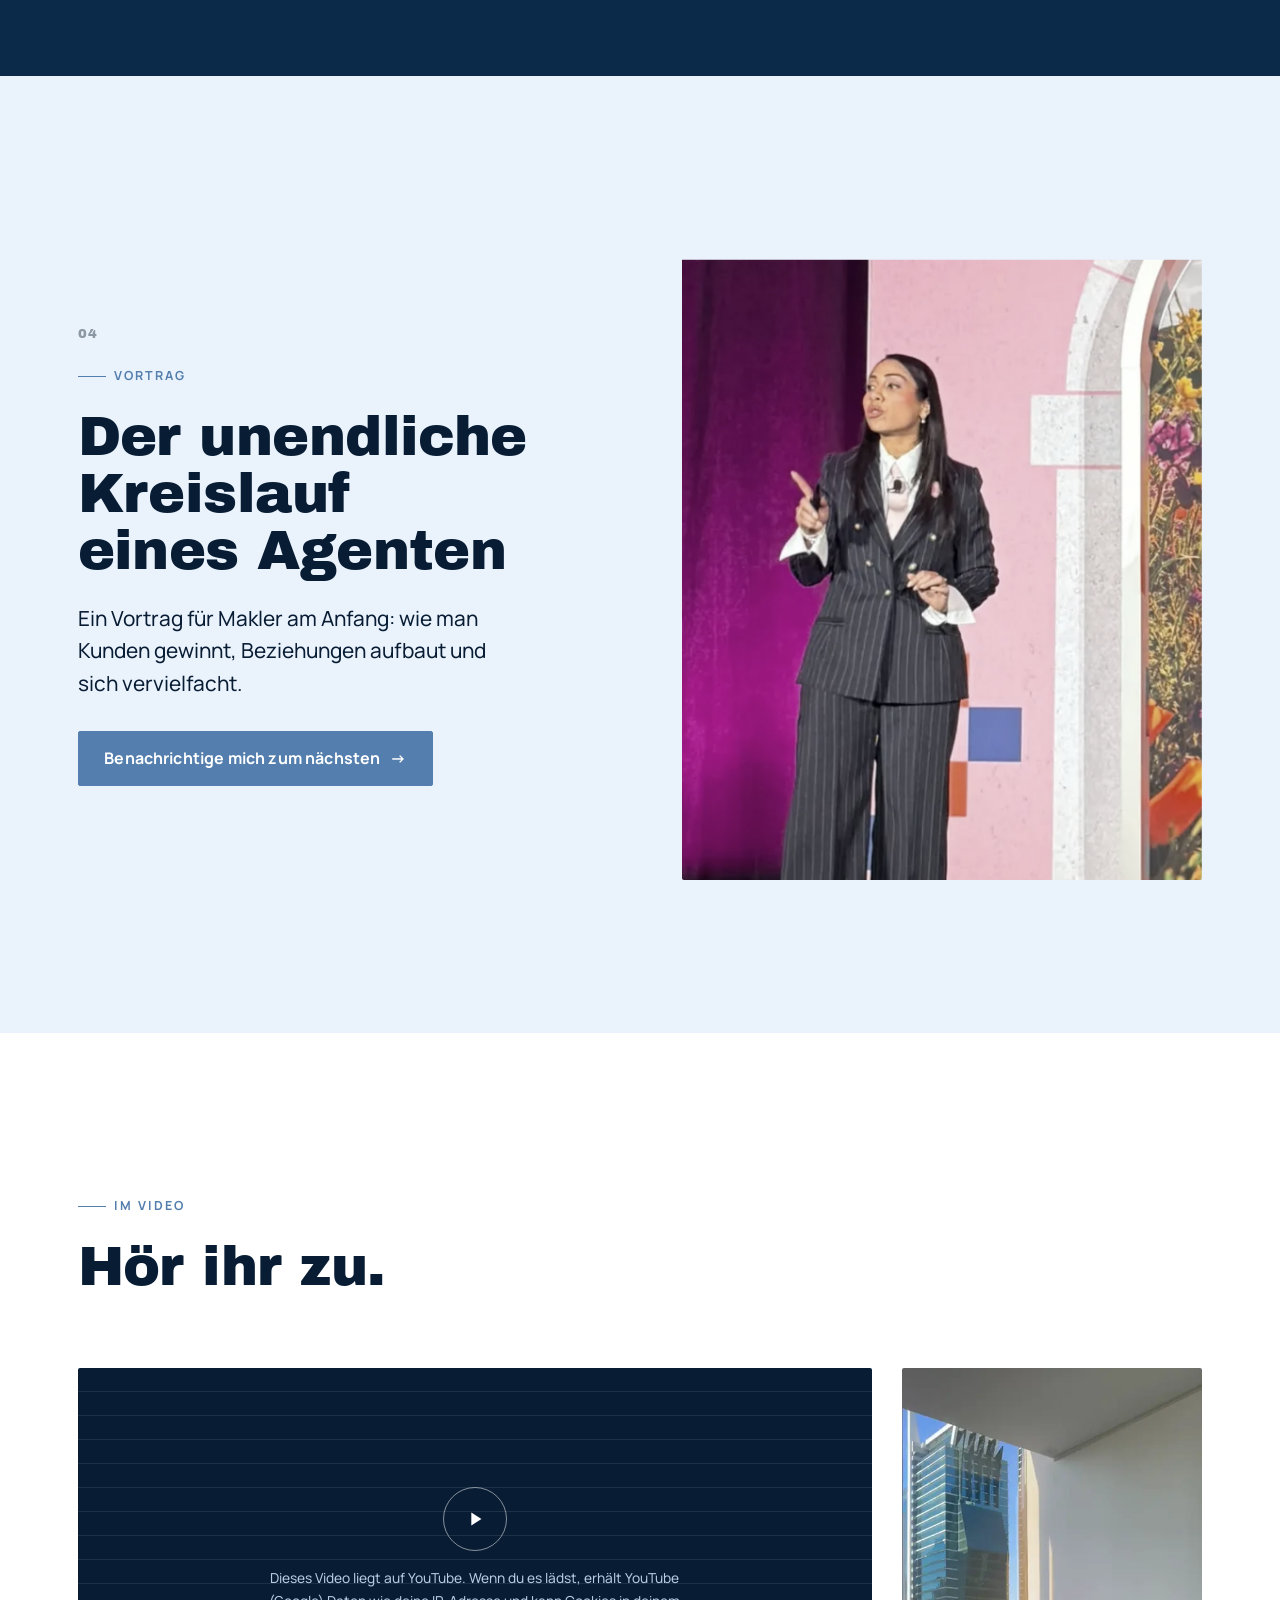
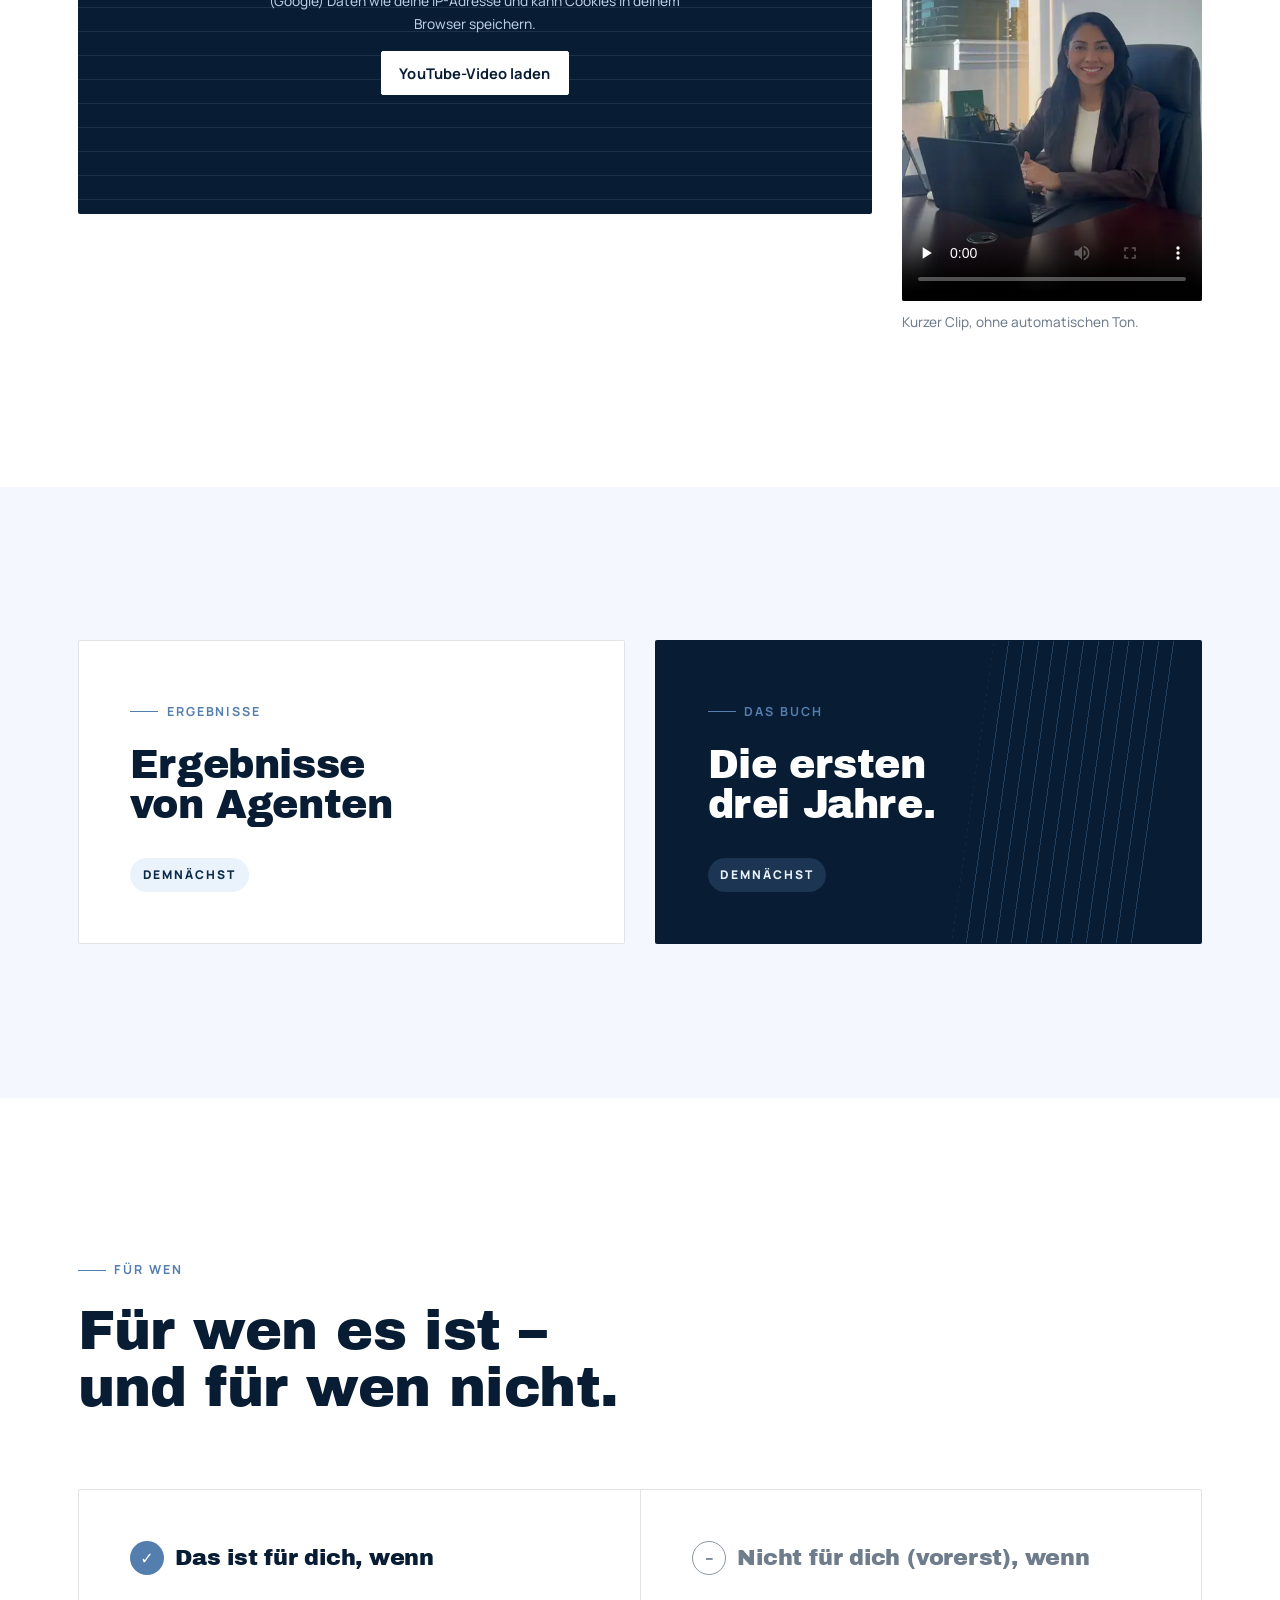
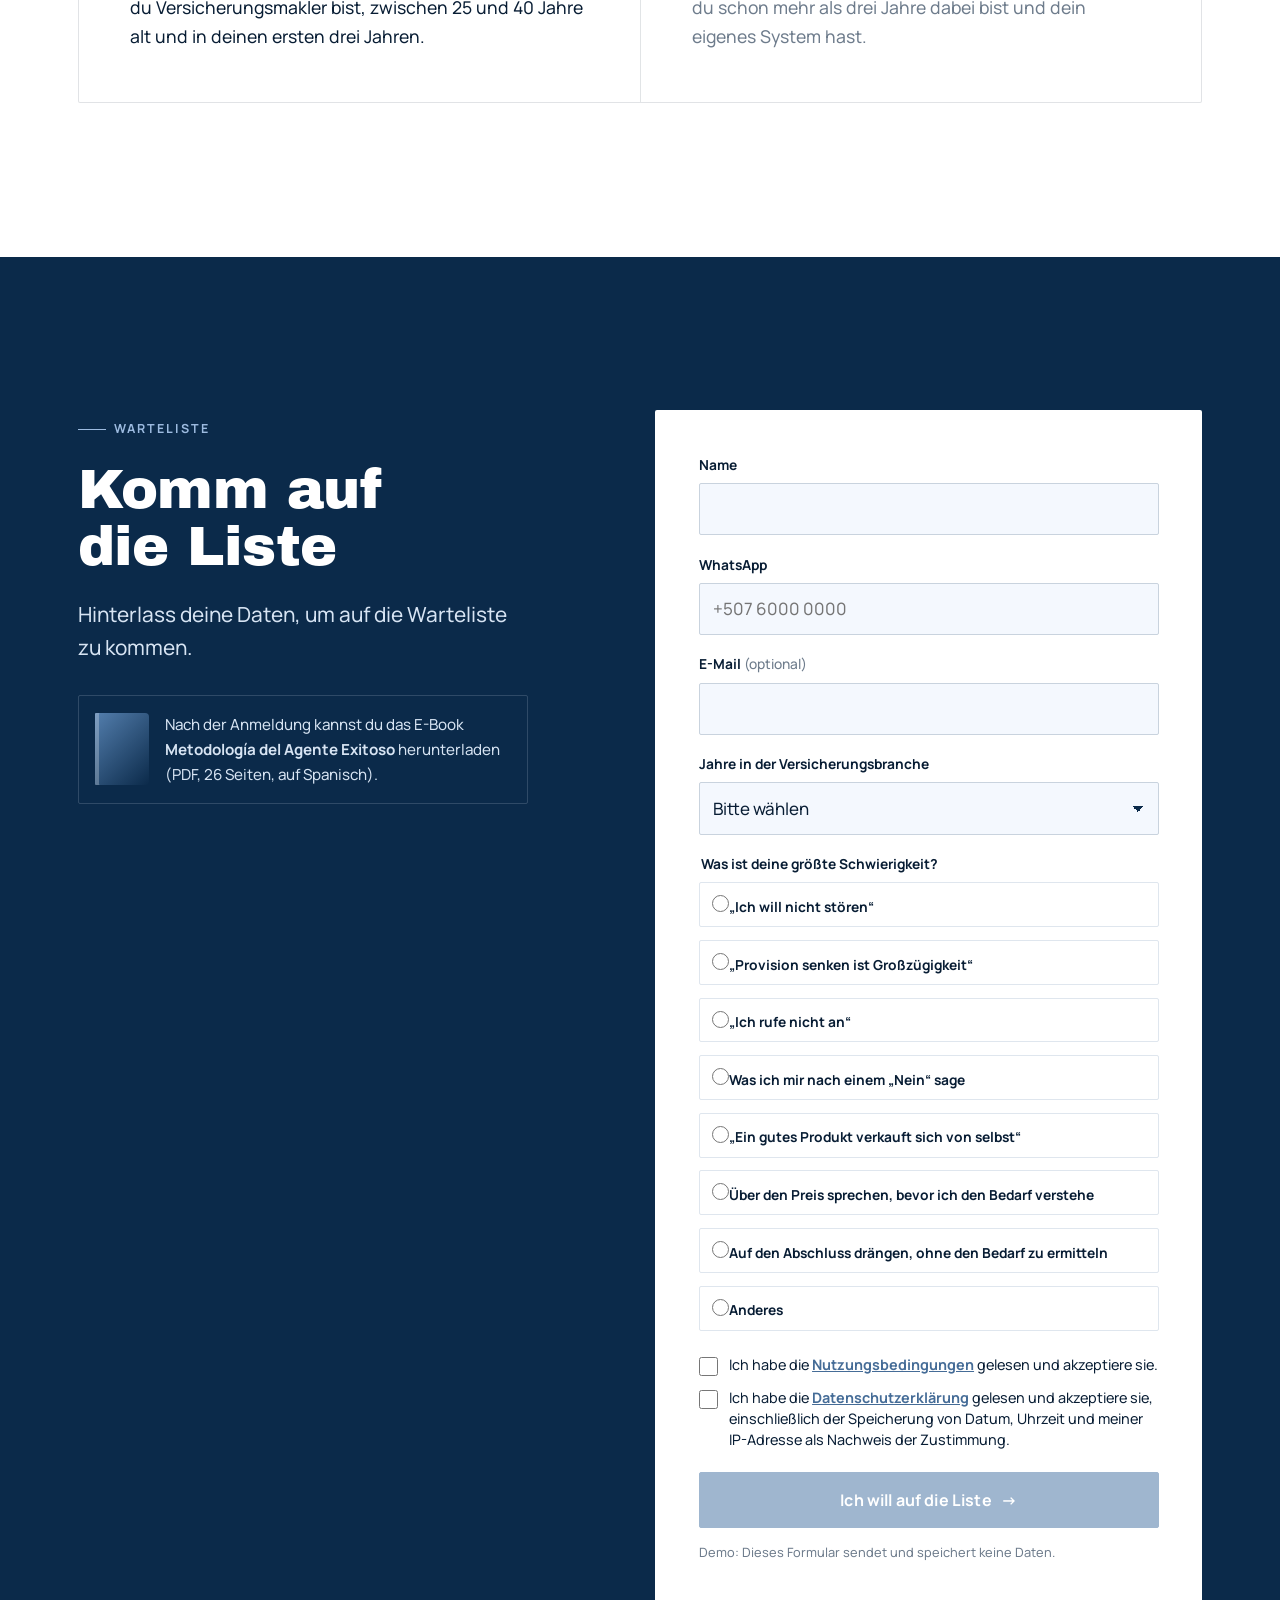
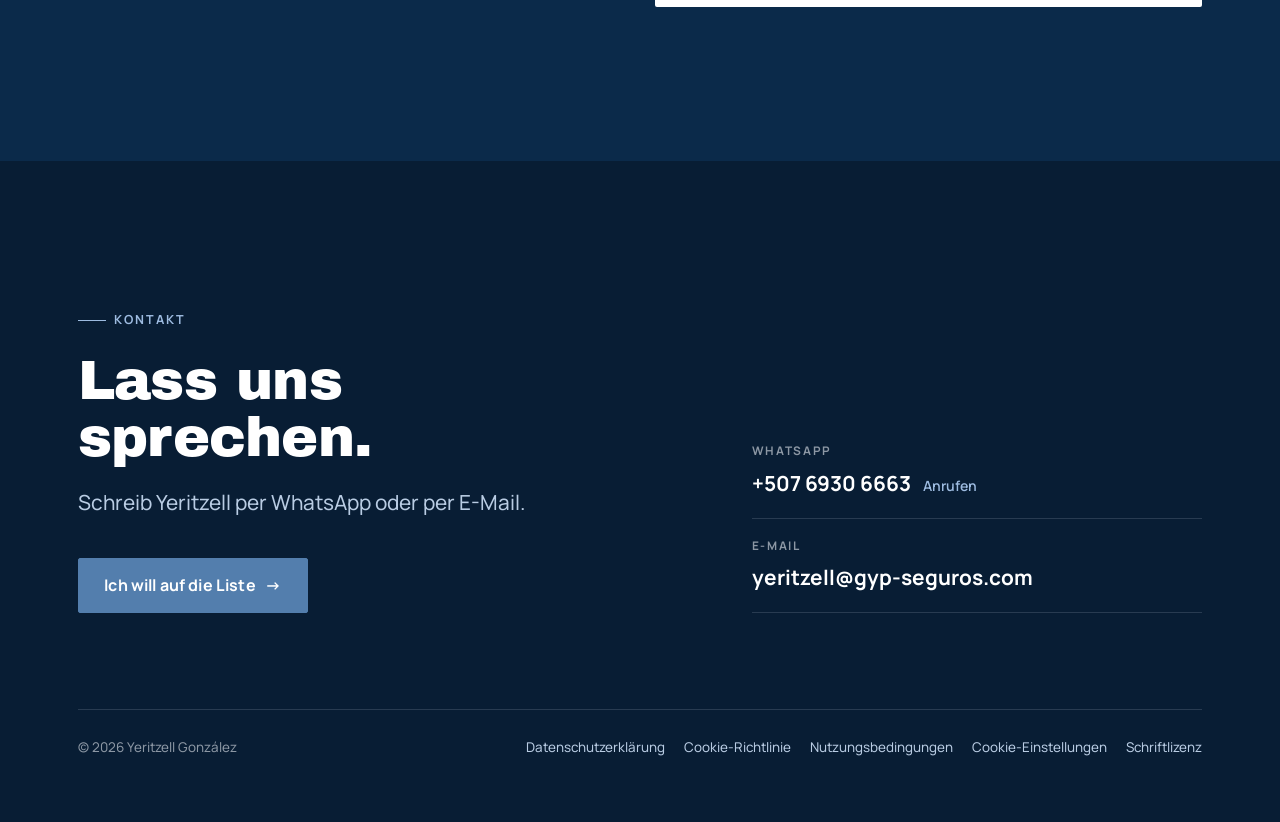
<file: de/index.html>
<!doctype html>
<html lang="de" class="no-js">
<head>
<meta charset="utf-8">
<meta name="viewport" content="width=device-width, initial-scale=1, viewport-fit=cover">
<title>Yeritzell González — Mentorin für Versicherungsmakler</title>
<meta name="description" content="Nicht dein Talent bremst dich. Es ist das Paradigma. Begleitung für Versicherungsmakler in ihren ersten 3 Jahren. 16 Jahre in der Branche · MDRT Member.">
<meta name="robots" content="noindex, nofollow, noarchive">
<meta name="theme-color" content="#081D34">
<meta name="referrer" content="strict-origin-when-cross-origin">
<link rel="canonical" href="https://jorgeeke-source.github.io/demo-k7q2mx9r/de/">
<link rel="alternate" hreflang="es" href="https://jorgeeke-source.github.io/demo-k7q2mx9r/">
<link rel="alternate" hreflang="en" href="https://jorgeeke-source.github.io/demo-k7q2mx9r/en/">
<link rel="alternate" hreflang="de" href="https://jorgeeke-source.github.io/demo-k7q2mx9r/de/">
<link rel="alternate" hreflang="x-default" href="https://jorgeeke-source.github.io/demo-k7q2mx9r/">
<meta property="og:type" content="website">
<meta property="og:site_name" content="Yeritzell González">
<meta property="og:title" content="Yeritzell González — Mentorin für Versicherungsmakler">
<meta property="og:description" content="Nicht dein Talent bremst dich. Es ist das Paradigma. Begleitung für Versicherungsmakler in ihren ersten 3 Jahren. 16 Jahre in der Branche · MDRT Member.">
<meta property="og:url" content="https://jorgeeke-source.github.io/demo-k7q2mx9r/de/">
<meta property="og:image" content="https://jorgeeke-source.github.io/demo-k7q2mx9r/assets/og/og-de.jpg">
<meta property="og:image:width" content="1200">
<meta property="og:image:height" content="630">
<meta property="og:locale" content="de_CH">
<meta name="twitter:card" content="summary_large_image">
<meta name="twitter:title" content="Yeritzell González — Mentorin für Versicherungsmakler">
<meta name="twitter:description" content="Nicht dein Talent bremst dich. Es ist das Paradigma. Begleitung für Versicherungsmakler in ihren ersten 3 Jahren. 16 Jahre in der Branche · MDRT Member.">
<meta name="twitter:image" content="https://jorgeeke-source.github.io/demo-k7q2mx9r/assets/og/og-de.jpg">
<link rel="icon" href="../assets/icons/favicon.svg" type="image/svg+xml">
<link rel="icon" href="../assets/icons/favicon-32.png" sizes="32x32" type="image/png">
<link rel="apple-touch-icon" href="../assets/icons/apple-touch-icon.png">
<link rel="preload" href="../assets/fonts/ArchivoBlack-Regular.woff2" as="font" type="font/woff2" crossorigin>
<link rel="preload" href="../assets/fonts/Manrope-Variable.woff2" as="font" type="font/woff2" crossorigin>
<link rel="stylesheet" href="../assets/css/styles.css?v=20261025">
<script type="application/ld+json">{"@context": "https://schema.org", "@type": "Person", "name": "Yeritzell González", "jobTitle": "Versicherungsberaterin", "image": "https://jorgeeke-source.github.io/demo-k7q2mx9r/assets/img/yeritzell-retrato-800.webp", "url": "https://jorgeeke-source.github.io/demo-k7q2mx9r/de/", "email": "mailto:yeritzell@gyp-seguros.com"}</script>
</head>
<body>
<a class="skip" href="#main">Zum Inhalt springen</a>
<header class="nav">
  <div class="wrap">
    <a class="brand" href="../de/index.html">Yeritzell<span>.</span> González</a>
    <ul class="nav-links"><li><a href="#problema">Das Problem</a></li><li><a href="#quien">Über sie</a></li><li><a href="#metodologia">Methode</a></li><li><a href="#conferencia">Vortrag</a></li><li><a href="#lista">Warteliste</a></li></ul>
    <nav class="lang" aria-label="Idioma / Language / Sprache"><a href="../index.html" hreflang="es" lang="es" aria-current="false" title="Español">ES</a><a href="../en/index.html" hreflang="en" lang="en" aria-current="false" title="English">EN</a><a href="../de/index.html" hreflang="de" lang="de" aria-current="true" title="Deutsch">DE</a></nav>
    <a class="btn btn--sm" href="#lista">Ich will auf die Liste</a>
  </div>
</header>

<main id="main">

<section class="hero" id="inicio" aria-labelledby="hero-h">
  <div class="hero-word" aria-hidden="true" data-depth="-0.35">PARADIGMA</div>
  <div class="wrap hero-grid">
    <div class="hero-copy">
      <p class="kicker">Yeritzell González · Versicherungsmakler</p>
      <h1 id="hero-h">Nicht dein <span class="strike">Talent</span> bremst dich. Es ist das Paradigma.</h1>
      <p class="hero-sub">Ich begleite Versicherungsmakler in ihren ersten Jahren, damit sie schon in ihren ersten 3 Jahren Abschlüsse erzielen.<span class="creds">16 Jahre in der Branche · MDRT Member</span></p>
      <div class="hero-actions">
        <a class="btn" href="#lista">Ich will auf die Liste <span class="arrow" aria-hidden="true">→</span></a>
        <a class="btn btn--ghost" href="https://wa.me/50769306663?text=LISTA" target="_blank" rel="noopener"><svg width="22" height="22" viewBox="0 0 24 24" aria-hidden="true" fill="currentColor"><path d="M12.04 2a9.9 9.9 0 0 0-8.5 15l-1.4 5 5.1-1.3A9.9 9.9 0 1 0 12.04 2Zm0 18.1a8.2 8.2 0 0 1-4.2-1.1l-.3-.2-3 .8.8-3-.2-.3a8.2 8.2 0 1 1 6.9 3.8Zm4.5-6.1c-.2-.1-1.5-.7-1.7-.8-.2-.1-.4-.1-.6.1l-.8 1c-.1.2-.3.2-.5.1a6.7 6.7 0 0 1-3.3-2.9c-.2-.4.2-.4.7-1.3.1-.2 0-.3 0-.4l-.8-1.8c-.2-.5-.4-.4-.6-.4h-.5a1 1 0 0 0-.7.3 3 3 0 0 0-.9 2.2 5.2 5.2 0 0 0 1.1 2.7 11.8 11.8 0 0 0 4.5 4c1.7.7 2.3.8 3.2.6.5-.1 1.5-.6 1.7-1.2.2-.6.2-1.1.2-1.2-.1-.1-.3-.2-.5-.3Z"/></svg> Schreib ihr per WhatsApp</a>
      </div>
      <blockquote class="hero-quote"><p>„Ein erfolgreicher Agent setzt den Kunden nicht unter Druck: Er führt ihn.“</p><cite>Yeritzell González</cite></blockquote>
    </div>
    <div class="hero-visual" data-depth="0.12">
      <figure class="portrait">
        <img src="../assets/img/yeritzell-escenario-670.webp" srcset="../assets/img/yeritzell-escenario-480.webp 480w, ../assets/img/yeritzell-escenario-670.webp 670w" sizes="(max-width: 900px) 78vw, 36vw" width="670" height="916" alt="Yeritzell González spricht auf einer Bühne" decoding="async" loading="eager" fetchpriority="high">
      </figure>
      <figure class="reel" data-depth="0.55">
            <video autoplay muted loop playsinline preload="metadata" poster="../assets/video/hero-reel-poster.webp" aria-label="Kurzes Video von Yeritzell González (ohne Ton)" width="540" height="960">
              <source src="../assets/video/hero-reel.mp4" type="video/mp4">
            </video>
            <figcaption>Yeritzell González</figcaption>
          </figure>
    </div>
  </div>
</section>

<section class="sec sec--tint" id="problema" aria-labelledby="prob-h">
  <div class="wrap">
    <div class="sec-head">
      <div><span class="index-num">01</span><p class="kicker">Das Problem</p><h2 id="prob-h" class="reveal">Was du über das Verkaufen glaubst, kostet dich Abschlüsse.</h2></div>
      <div><p class="lede reveal">Viele neue Agenten bremsen ihre Produktion durch Gedanken, die kaum jemand laut ausspricht. Aus diesen Gedanken werden Anrufe, die nie stattfinden, und Termine, die es nie gibt. Daran lässt sich arbeiten.</p></div>
    </div>
    <ol class="paradigms"><li><span class="n">01</span><span class="p">„Ich will nicht stören“</span></li><li><span class="n">02</span><span class="p">„Provision senken ist Großzügigkeit“</span></li><li><span class="n">03</span><span class="p">„Ein gutes Produkt verkauft sich von selbst“</span></li><li><span class="n">04</span><span class="p">Was ich mir nach einem „Nein“ sage</span></li></ol>
  </div>
</section>

<section class="sec" id="quien" aria-labelledby="about-h">
  <div class="wrap">
    <div class="about-grid">
      <figure class="about-photo reveal">
        <div class="frame"><img src="../assets/img/yeritzell-retrato-800.webp" srcset="../assets/img/yeritzell-retrato-480.webp 480w, ../assets/img/yeritzell-retrato-800.webp 800w" sizes="(max-width: 900px) 86vw, 38vw" width="800" height="1200" alt="Porträt von Yeritzell González im dunklen Anzug" decoding="async" loading="lazy" data-depth="0.18"></div>
      </figure>
      <div class="about-copy">
        <span class="index-num">02</span>
        <p class="kicker">Über Yeritzell</p>
        <h2 id="about-h" class="reveal">Praxiserfahrung, keine Theorie.</h2>
        <p class="lede reveal">Yeritzell González ist Versicherungsberaterin und Gründungspartnerin von G&amp;P Seguros. Sie ist seit 16 Jahren in der Branche tätig und MDRT Member. Sie arbeitet virtuell aus der Schweiz mit Kunden in Panama. Heute bildet sie Makler aus, die gerade erst anfangen.</p>
        <ul class="creds-row reveal"><li><strong>16</strong>Jahre in der Branche</li><li>MDRT Member</li><li><strong>CH · PA</strong>Schweiz · Panama</li></ul>
      </div>
    </div>
    <div class="strip reveal" aria-label="Yeritzell González in ihrem Büro"><figure><img src="../assets/img/yeritzell-oficina-1-800.webp" srcset="../assets/img/yeritzell-oficina-1-400.webp 400w, ../assets/img/yeritzell-oficina-1-800.webp 800w" sizes="(max-width: 700px) 46vw, 24vw" width="800" height="1200" alt="Yeritzell González in ihrem Büro" decoding="async" loading="lazy"></figure><figure><img src="../assets/img/yeritzell-oficina-2-800.webp" srcset="../assets/img/yeritzell-oficina-2-400.webp 400w, ../assets/img/yeritzell-oficina-2-800.webp 800w" sizes="(max-width: 700px) 46vw, 24vw" width="800" height="1200" alt="Yeritzell González in ihrem Büro" decoding="async" loading="lazy"></figure><figure><img src="../assets/img/yeritzell-oficina-3-800.webp" srcset="../assets/img/yeritzell-oficina-3-400.webp 400w, ../assets/img/yeritzell-oficina-3-800.webp 800w" sizes="(max-width: 700px) 46vw, 24vw" width="800" height="1200" alt="Yeritzell González in ihrem Büro" decoding="async" loading="lazy"></figure><figure><img src="../assets/img/yeritzell-oficina-4-800.webp" srcset="../assets/img/yeritzell-oficina-4-400.webp 400w, ../assets/img/yeritzell-oficina-4-800.webp 800w" sizes="(max-width: 700px) 46vw, 24vw" width="800" height="1200" alt="Yeritzell González in ihrem Büro" decoding="async" loading="lazy"></figure></div>
  </div>
</section>

<section class="sec sec--dark method" id="metodologia" aria-labelledby="method-h">
  <div class="wrap">
    <div class="sec-head">
      <div><span class="index-num">03</span><p class="kicker">Ihre Methode</p><h2 id="method-h" class="reveal">Metodología del Agente Exitoso</h2></div>
      <div><p class="lede reveal">Ein System für beratendes Verkaufen – von der Akquise bis zur Empfehlung –, um vom Verkaufen aus dem Bauch heraus zum Verkaufen mit Methode, Disziplin und messbaren Ergebnissen zu kommen.</p></div>
    </div>
    <p class="kicker" style="margin-bottom:0">Fünf Hebel</p>
    <ol class="levers"><li class="reveal"><span class="big" aria-hidden="true">01</span><h3>Agenda</h3><p>Klare Richtung in jedem Termin.</p></li><li class="reveal"><span class="big" aria-hidden="true">02</span><h3>Diagnose</h3><p>Verstehen, bevor man empfiehlt.</p></li><li class="reveal"><span class="big" aria-hidden="true">03</span><h3>Angebot</h3><p>Professionelles Urteil und verantwortungsvolle Unterstützung.</p></li><li class="reveal"><span class="big" aria-hidden="true">04</span><h3>Zeit</h3><p>Geschützte Zeitblöcke.</p></li><li class="reveal"><span class="big" aria-hidden="true">05</span><h3>Beziehung</h3><p>Kontakt vorher, währenddessen und danach.</p></li></ol>
    <div class="claim reveal">
      <div class="claim-fig" aria-hidden="true"><span class="from">70</span><span class="to-arrow">→</span><span>140</span></div>
      <blockquote>
        <p>„Meine Methodik hat es mir ermöglicht, von rund 70 verkauften Policen pro Jahr auf 140 zu kommen.“ <span class="attrib">— laut Yeritzell</span></p>
        <small class="source">Quelle: Angabe von Yeritzell González in ihrem E-Book <em>Metodología del Agente Exitoso</em>. Die Zahl wurde nicht unabhängig überprüft.</small>
      </blockquote>
    </div>
    <div class="method-cta reveal">
      <a class="btn" href="#lista">Ich will auf die Liste <span class="arrow" aria-hidden="true">→</span></a>
      <p>Das komplette E-Book (auf Spanisch) bekommst du als Geschenk, wenn du dich auf die Liste setzt.</p>
    </div>
  </div>
</section>

<section class="sec sec--ice" id="conferencia" aria-labelledby="talk-h">
  <div class="wrap talk-grid">
    <div class="talk-copy">
      <span class="index-num">04</span>
      <p class="kicker">Vortrag</p>
      <h2 id="talk-h" class="reveal">Der unendliche Kreislauf eines Agenten</h2>
      <p class="lede reveal">Ein Vortrag für Makler am Anfang: wie man Kunden gewinnt, Beziehungen aufbaut und sich vervielfacht.</p>
      <a class="btn" href="https://wa.me/50769306663?text=Hallo%20Yeritzell%2C%20bitte%20gib%20mir%20Bescheid%20zum%20n%C3%A4chsten%20Vortrag." target="_blank" rel="noopener">Benachrichtige mich zum nächsten <span class="arrow" aria-hidden="true">→</span></a>
    </div>
    <figure class="talk-photo reveal">
      <div class="frame"><img src="../assets/img/yeritzell-conferencia-640.webp" srcset="../assets/img/yeritzell-conferencia-480.webp 480w, ../assets/img/yeritzell-conferencia-640.webp 640w" sizes="(max-width: 900px) 92vw, 48vw" width="640" height="800" alt="Yeritzell González während eines Vortrags" decoding="async" loading="lazy" data-depth="0.16"></div>
    </figure>
  </div>
</section>

<section class="sec" id="video" aria-labelledby="video-h">
  <div class="wrap">
    <div class="sec-head">
      <div><p class="kicker">Im Video</p><h2 id="video-h" class="reveal">Hör ihr zu.</h2></div>
    </div>
    <div class="video-grid">
      <div class="yt reveal" data-yt="BB-jb_EY4y0" data-title="Video von Yeritzell González auf YouTube">
        <div class="yt-inner">
          <div class="yt-play" aria-hidden="true"><svg width="22" height="22" viewBox="0 0 24 24" fill="currentColor"><path d="M8 5v14l11-7z"/></svg></div>
          <p>Dieses Video liegt auf YouTube. Wenn du es lädst, erhält YouTube (Google) Daten wie deine IP-Adresse und kann Cookies in deinem Browser speichern.</p>
          <button type="button" class="btn btn--light btn--sm">YouTube-Video laden</button>
        </div>
      </div>
      <figure class="clip reveal">
            <video controls playsinline preload="none" poster="../assets/video/clip-escritorio-poster.webp" width="480" height="848">
              <source src="../assets/video/clip-escritorio.mp4" type="video/mp4">
            </video>
            <figcaption>Kurzer Clip, ohne automatischen Ton.</figcaption>
          </figure>
    </div>
  </div>
</section>

<section class="sec sec--tint" aria-label="Ergebnisse · Das Buch">
  <div class="wrap soon-grid">
    <article class="soon reveal" id="resultados">
      <div><p class="kicker">Ergebnisse</p><h2>Ergebnisse von Agenten</h2></div>
      <span class="badge">Demnächst</span>
    </article>
    <article class="soon soon--book reveal" id="libro">
      <div><p class="kicker">Das Buch</p><h2>Die ersten drei Jahre.</h2></div>
      <span class="badge">Demnächst</span>
    </article>
  </div>
</section>

<section class="sec" id="para-quien" aria-labelledby="fit-h">
  <div class="wrap">
    <div class="sec-head"><div><p class="kicker">Für wen</p><h2 id="fit-h" class="reveal">Für wen es ist – und für wen nicht.</h2></div></div>
    <div class="fit-grid reveal">
      <div class="fit fit--yes"><h3><span class="mark" aria-hidden="true">✓</span>Das ist für dich, wenn</h3><p>du Versicherungsmakler bist, zwischen 25 und 40 Jahre alt und in deinen ersten drei Jahren.</p></div>
      <div class="fit fit--no"><h3><span class="mark" aria-hidden="true">–</span>Nicht für dich (vorerst), wenn</h3><p>du schon mehr als drei Jahre dabei bist und dein eigenes System hast.</p></div>
    </div>
  </div>
</section>

<section class="sec sec--dark" id="lista" aria-labelledby="join-h">
  <div class="wrap join-grid">
    <div class="join-intro">
      <p class="kicker">Warteliste</p>
      <h2 id="join-h">Komm auf die Liste</h2>
      <p class="lede">Hinterlass deine Daten, um auf die Warteliste zu kommen.</p>
      <div class="gift"><span class="book" aria-hidden="true"></span><p>Nach der Anmeldung kannst du das E-Book <strong>Metodología del Agente Exitoso</strong> herunterladen (PDF, 26 Seiten, auf Spanisch).</p></div>
    </div>
    <div class="form-card">
      <form id="join-form" novalidate data-mode="simulado" data-consent-endpoint=""
            data-terms-version="2026-10-25" data-terms-hash="8e5ba9b64226f749aa39034d3e70fab9cc8aaf522d9276477e5a407e5a265153"
            data-privacy-version="2026-10-25" data-privacy-hash="c4a7ac814677477d373f11a0b823d91426ee11d6bf8801b3335ea1223f86874a">
        <div class="field"><label for="f-name">Name</label><input type="text" id="f-name" name="nombre" autocomplete="name" required maxlength="80"></div>
        <div class="field"><label for="f-wa">WhatsApp</label><input type="tel" id="f-wa" name="whatsapp" autocomplete="tel" inputmode="tel" placeholder="+507 6000 0000" required maxlength="24"></div>
        <div class="field"><label for="f-email">E-Mail <span class="opt">(optional)</span></label><input type="email" id="f-email" name="correo" autocomplete="email" maxlength="120"></div>
        <div class="field"><label for="f-years">Jahre in der Versicherungsbranche</label><select id="f-years" name="anios" required><option value="">Bitte wählen</option><option value="<1">Weniger als 1 Jahr</option><option value="1-3">1 bis 3 Jahre</option><option value=">3">Mehr als 3 Jahre</option></select></div>
        <fieldset class="field" id="f-diff-fs"><legend>Was ist deine größte Schwierigkeit?</legend>
          <div class="choices"><label class="choice"><input type="radio" name="dificultad" value="p1">„Ich will nicht stören“</label><label class="choice"><input type="radio" name="dificultad" value="p2">„Provision senken ist Großzügigkeit“</label><label class="choice"><input type="radio" name="dificultad" value="p3">„Ich rufe nicht an“</label><label class="choice"><input type="radio" name="dificultad" value="p4">Was ich mir nach einem „Nein“ sage</label><label class="choice"><input type="radio" name="dificultad" value="p5">„Ein gutes Produkt verkauft sich von selbst“</label><label class="choice"><input type="radio" name="dificultad" value="p6">Über den Preis sprechen, bevor ich den Bedarf verstehe</label><label class="choice"><input type="radio" name="dificultad" value="p7">Auf den Abschluss drängen, ohne den Bedarf zu ermitteln</label><label class="choice"><input type="radio" name="dificultad" value="otro" id="f-diff-other">Anderes</label></div>
          <div class="other-text field" hidden><label class="sr" for="f-other" style="position:absolute;left:-9999px">Anderes</label><input type="text" id="f-other" name="dificultad_otro" maxlength="160" placeholder="Beschreib sie in wenigen Worten"></div>
        </fieldset>
        <label class="consent"><input type="checkbox" id="f-terms" name="acepta_terminos" value="1"><span>Ich habe die <a href="../de/nutzungsbedingungen.html" target="_blank" rel="noopener">Nutzungsbedingungen</a> gelesen und akzeptiere sie.</span></label>
        <label class="consent"><input type="checkbox" id="f-privacy" name="acepta_privacidad" value="1"><span>Ich habe die <a href="../de/datenschutz.html" target="_blank" rel="noopener">Datenschutzerklärung</a> gelesen und akzeptiere sie, einschließlich der Speicherung von Datum, Uhrzeit und meiner IP-Adresse als Nachweis der Zustimmung.</span></label>
        <div class="form-errors" role="alert" tabindex="-1"></div>
        <button type="submit" class="btn">Ich will auf die Liste <span class="arrow" aria-hidden="true">→</span></button>
        <p class="form-note">Demo: Dieses Formular sendet und speichert keine Daten.</p>
      </form>
      <div class="thanks" id="thanks" hidden aria-live="polite">
        <h3>Danke.</h3>
        <p>Lade dein E-Book <em>Metodología del Agente Exitoso</em> (auf Spanisch) herunter und schreib Yeritzell das Wort LISTA per WhatsApp, um deinen Platz zu bestätigen.</p>
        <div class="actions">
          <a class="btn" href="../assets/docs/Metodologia_del_Agente_Exitoso.pdf" download>E-Book herunterladen (PDF)</a>
          <a class="btn btn--ghost" href="https://wa.me/50769306663?text=LISTA" target="_blank" rel="noopener"><svg width="22" height="22" viewBox="0 0 24 24" aria-hidden="true" fill="currentColor"><path d="M12.04 2a9.9 9.9 0 0 0-8.5 15l-1.4 5 5.1-1.3A9.9 9.9 0 1 0 12.04 2Zm0 18.1a8.2 8.2 0 0 1-4.2-1.1l-.3-.2-3 .8.8-3-.2-.3a8.2 8.2 0 1 1 6.9 3.8Zm4.5-6.1c-.2-.1-1.5-.7-1.7-.8-.2-.1-.4-.1-.6.1l-.8 1c-.1.2-.3.2-.5.1a6.7 6.7 0 0 1-3.3-2.9c-.2-.4.2-.4.7-1.3.1-.2 0-.3 0-.4l-.8-1.8c-.2-.5-.4-.4-.6-.4h-.5a1 1 0 0 0-.7.3 3 3 0 0 0-.9 2.2 5.2 5.2 0 0 0 1.1 2.7 11.8 11.8 0 0 0 4.5 4c1.7.7 2.3.8 3.2.6.5-.1 1.5-.6 1.7-1.2.2-.6.2-1.1.2-1.2-.1-.1-.3-.2-.5-.3Z"/></svg> LISTA per WhatsApp senden</a>
        </div>
      </div>
    </div>
  </div>
</section>

<section class="sec--darker contact" id="contacto" aria-labelledby="contact-h">
  <div class="wrap">
    <div class="contact-grid">
      <div>
        <p class="kicker">Kontakt</p>
        <h2 id="contact-h">Lass uns sprechen.</h2>
        <p class="lede" style="color:#b9cce3;margin-top:1.2rem">Schreib Yeritzell per WhatsApp oder per E-Mail.</p>
        <a class="btn" href="#lista" style="margin-top:1.2rem">Ich will auf die Liste <span class="arrow" aria-hidden="true">→</span></a>
      </div>
      <ul class="contact-list">
        <li><span>WhatsApp</span><a href="https://wa.me/50769306663?text=LISTA" target="_blank" rel="noopener">+507 6930 6663</a><a class="sub" href="tel:+50769306663">Anrufen</a></li>
        <li><span>E-Mail</span><a href="mailto:yeritzell@gyp-seguros.com">yeritzell@gyp-seguros.com</a></li>
      </ul>
    </div>
    <footer class="footer">
      <span class="copy">© 2026 Yeritzell González</span>
      <nav aria-label="Legal">
      <a href="../de/datenschutz.html">Datenschutzerklärung</a>
      <a href="../de/cookies.html">Cookie-Richtlinie</a>
      <a href="../de/nutzungsbedingungen.html">Nutzungsbedingungen</a>
      <button type="button" data-cookie-prefs>Cookie-Einstellungen</button>
      <a href="../assets/fonts/OFL.txt">Schriftlizenz</a>
    </nav>
    </footer>
  </div>
</section>
</main>

<a class="wa-float" href="https://wa.me/50769306663?text=LISTA" target="_blank" rel="noopener" aria-label="Per WhatsApp schreiben"><svg width="22" height="22" viewBox="0 0 24 24" aria-hidden="true" fill="currentColor"><path d="M12.04 2a9.9 9.9 0 0 0-8.5 15l-1.4 5 5.1-1.3A9.9 9.9 0 1 0 12.04 2Zm0 18.1a8.2 8.2 0 0 1-4.2-1.1l-.3-.2-3 .8.8-3-.2-.3a8.2 8.2 0 1 1 6.9 3.8Zm4.5-6.1c-.2-.1-1.5-.7-1.7-.8-.2-.1-.4-.1-.6.1l-.8 1c-.1.2-.3.2-.5.1a6.7 6.7 0 0 1-3.3-2.9c-.2-.4.2-.4.7-1.3.1-.2 0-.3 0-.4l-.8-1.8c-.2-.5-.4-.4-.6-.4h-.5a1 1 0 0 0-.7.3 3 3 0 0 0-.9 2.2 5.2 5.2 0 0 0 1.1 2.7 11.8 11.8 0 0 0 4.5 4c1.7.7 2.3.8 3.2.6.5-.1 1.5-.6 1.7-1.2.2-.6.2-1.1.2-1.2-.1-.1-.3-.2-.5-.3Z"/></svg></a>
<div class="cookie" id="cookie" role="dialog" aria-modal="false" aria-labelledby="ck-h" hidden>
  <h2 id="ck-h">Deine Privatsphäre</h2>
  <p>Diese Website nutzt nur, was sie zum Funktionieren braucht. Das YouTube-Video ist optional und wird ohne deine Erlaubnis nicht geladen. Mehr in der <a href="../de/cookies.html">Cookie-Richtlinie</a>.</p>
  <div class="cookie-cats" hidden>
    <label class="cookie-cat"><input type="checkbox" checked disabled><span><strong>Notwendig</strong>Immer aktiv. Speichern deine Datenschutz-Auswahl in diesem Browser.</span></label>
    <label class="cookie-cat"><input type="checkbox" id="ck-media"><span><strong>Externe Medien (YouTube)</strong>Erlaubt das Laden des eingebetteten Videos. YouTube erhält deine IP und kann Cookies verwenden.</span></label>
  </div>
  <div class="cookie-actions">
    <button type="button" class="btn btn--choice" data-ck="reject">Ablehnen</button>
    <button type="button" class="btn btn--choice" data-ck="accept">Akzeptieren</button>
    <button type="button" class="btn btn--ghost" data-ck="save" hidden style="grid-column:1/-1">Auswahl speichern</button>
    <button type="button" class="link" data-ck="settings" aria-expanded="false">Einstellungen</button>
  </div>
</div>

<script>window.__YG_I18N__ = {"form": {"errTitle": "Bitte prüfe Folgendes:", "errName": "Gib deinen Namen ein.", "errWa": "Gib deine WhatsApp-Nummer ein.", "errWaFormat": "Die WhatsApp-Nummer scheint ungültig zu sein (nur Ziffern, mit Ländervorwahl).", "errEmail": "Die E-Mail-Adresse scheint ungültig zu sein.", "errYears": "Wähle deine Jahre in der Branche.", "errDiff": "Wähle deine größte Schwierigkeit.", "errOther": "Beschreib deine Schwierigkeit im Feld „Anderes“.", "errTerms": "Um fortzufahren, akzeptiere die Nutzungsbedingungen.", "errPrivacy": "Um fortzufahren, akzeptiere die Datenschutzerklärung."}};</script>
<script defer src="../assets/js/main.js?v=20261025"></script>

</body>
</html>
</file>
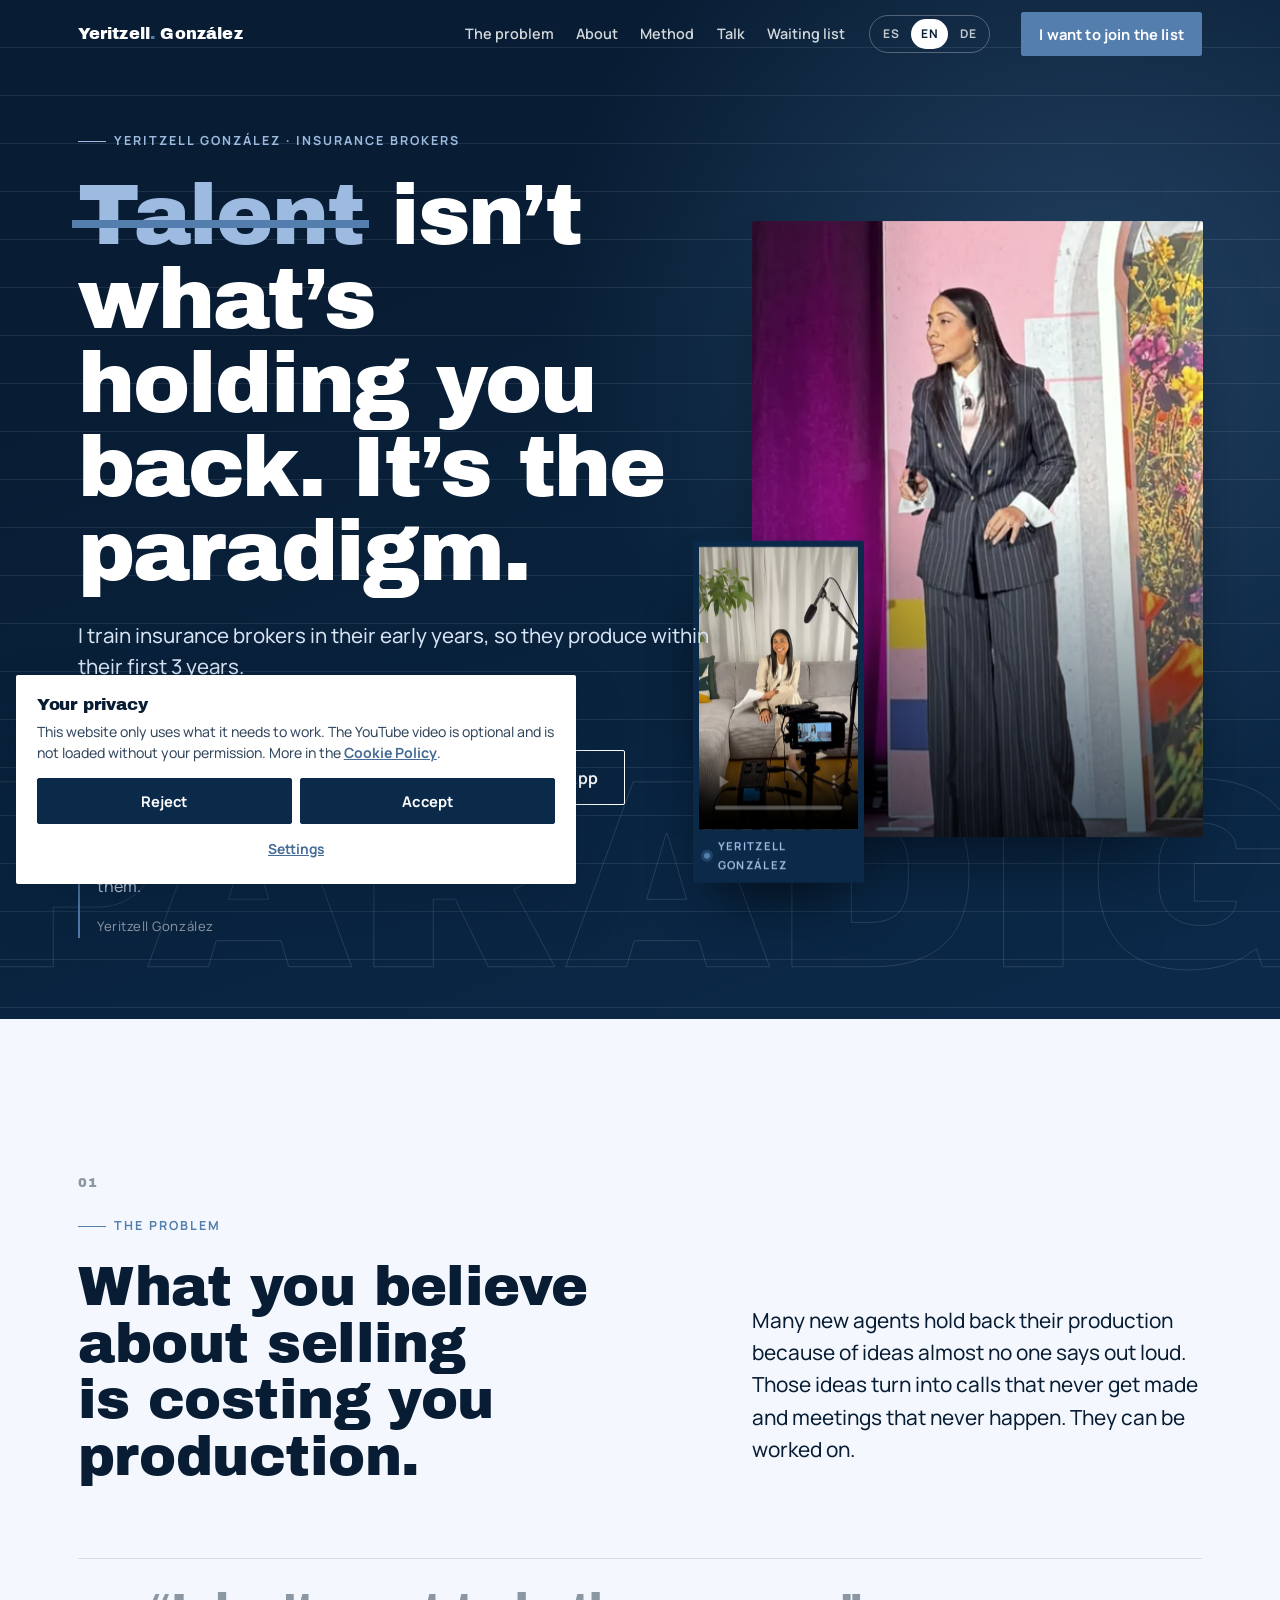
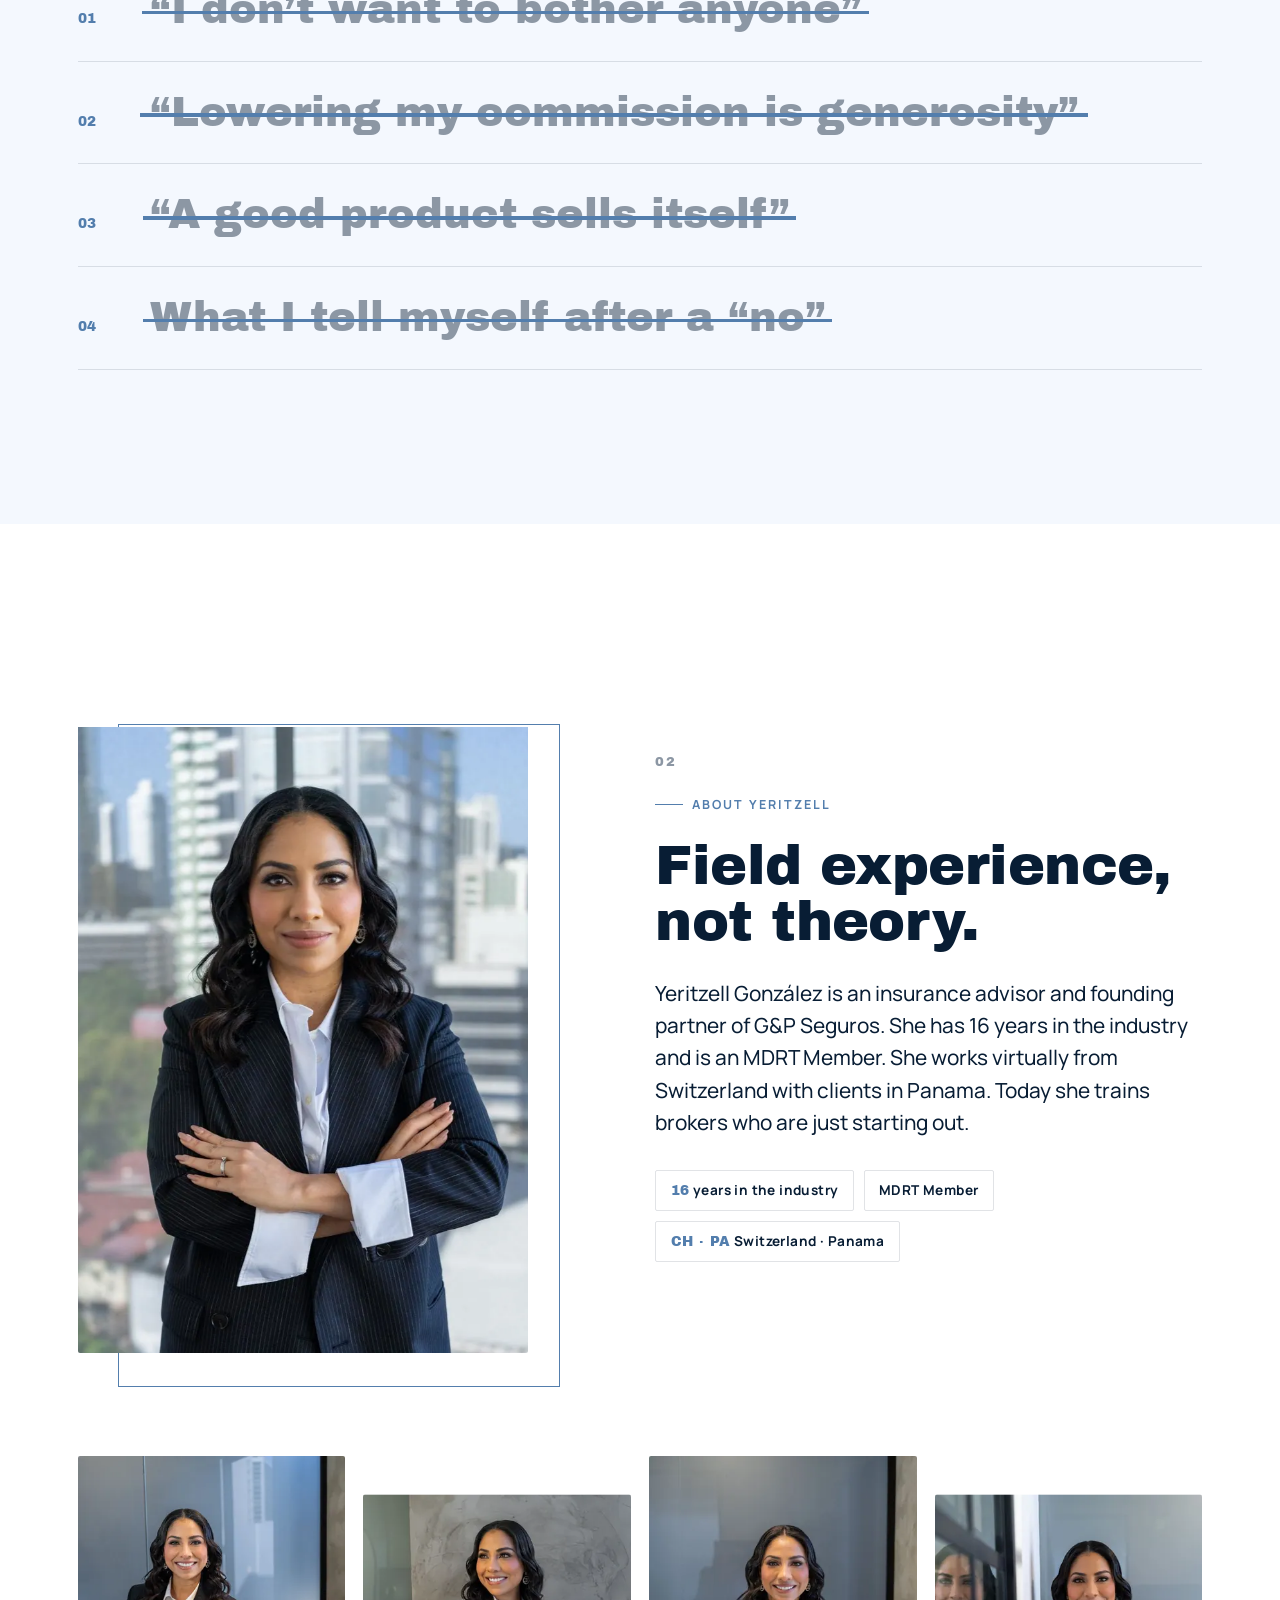
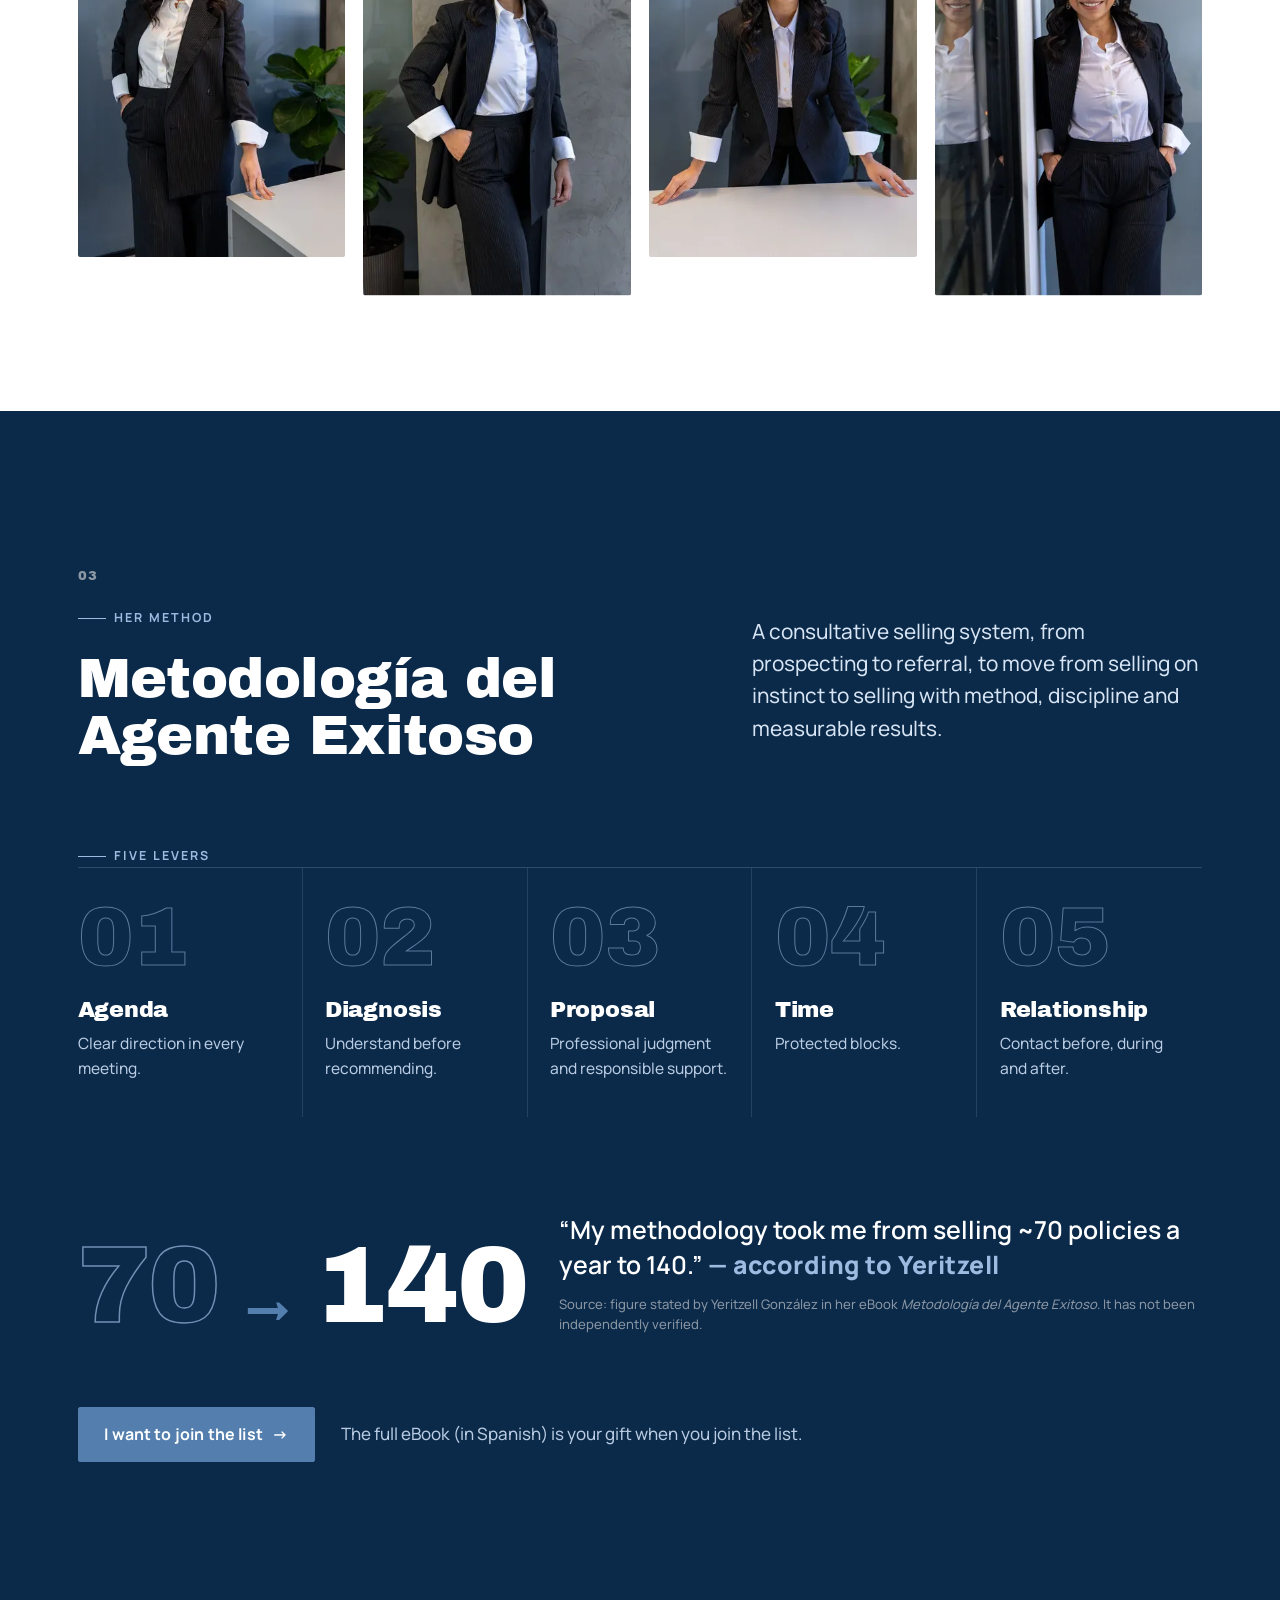
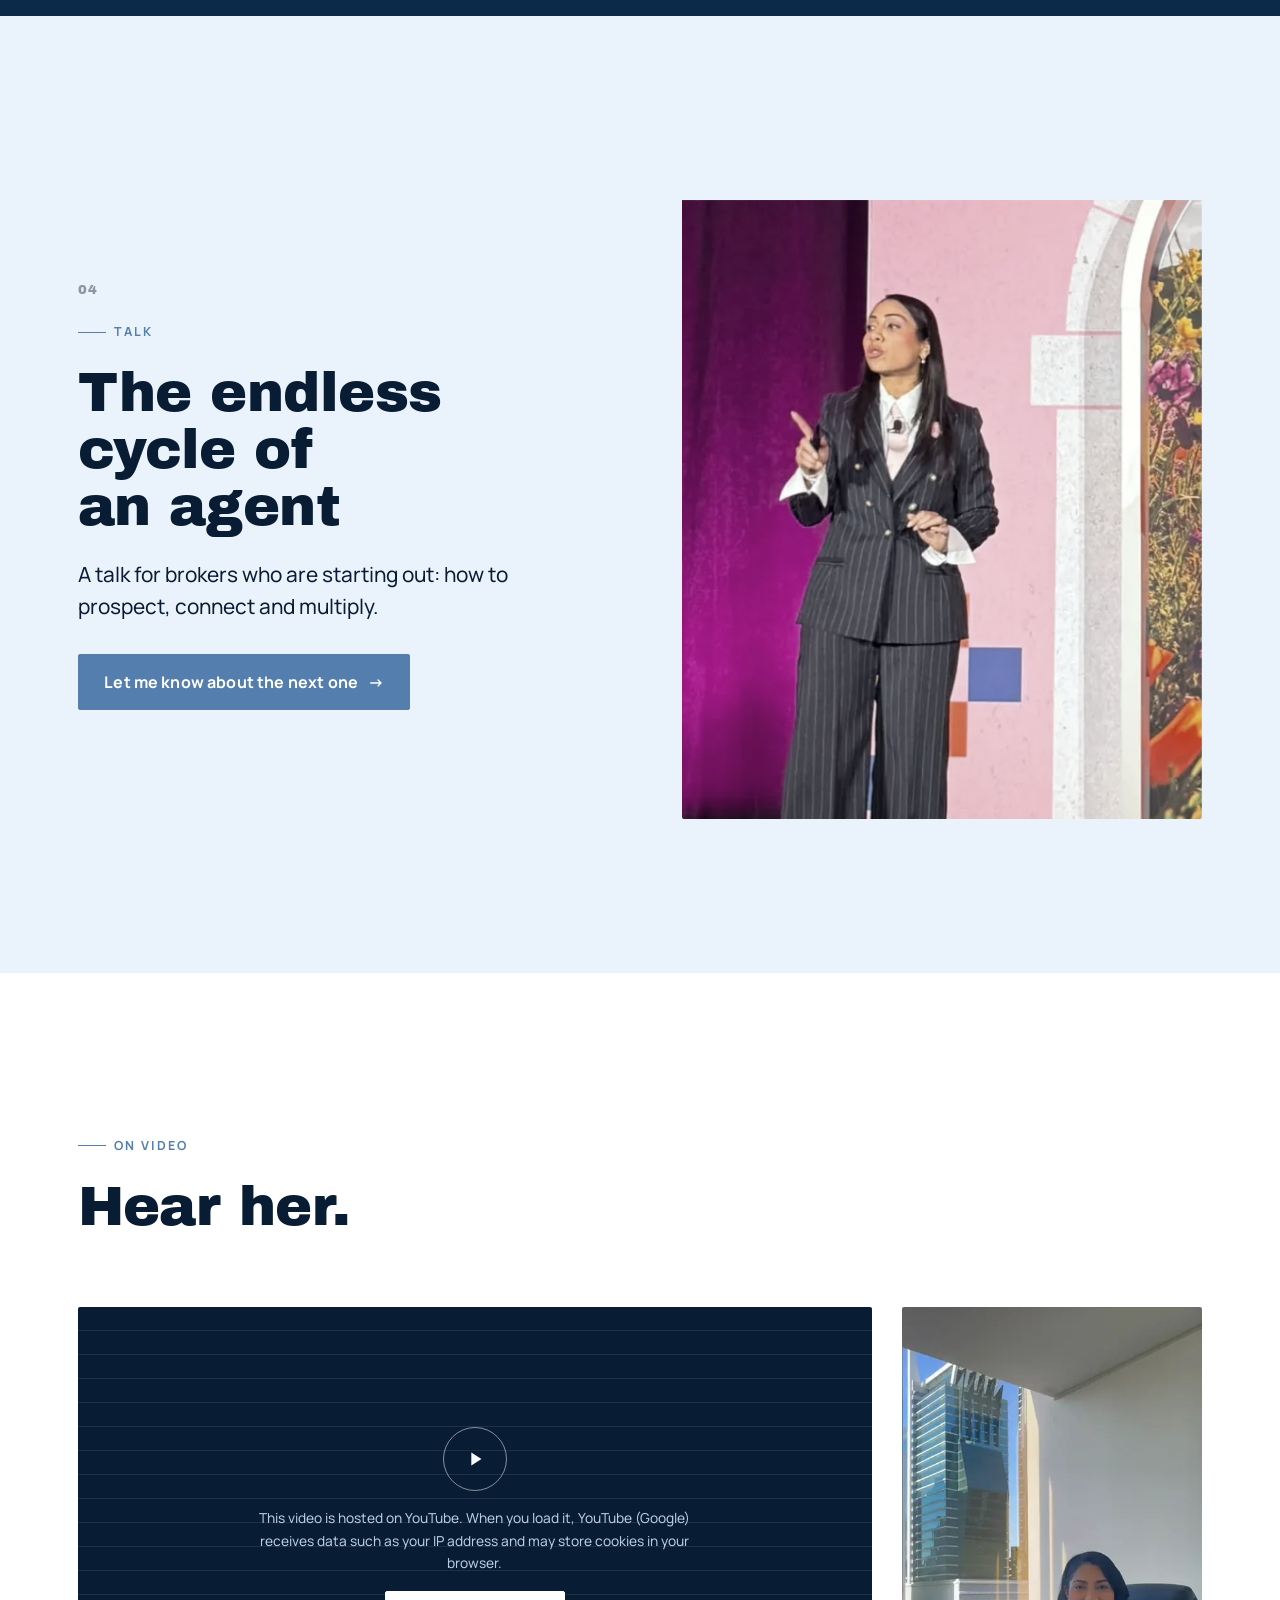
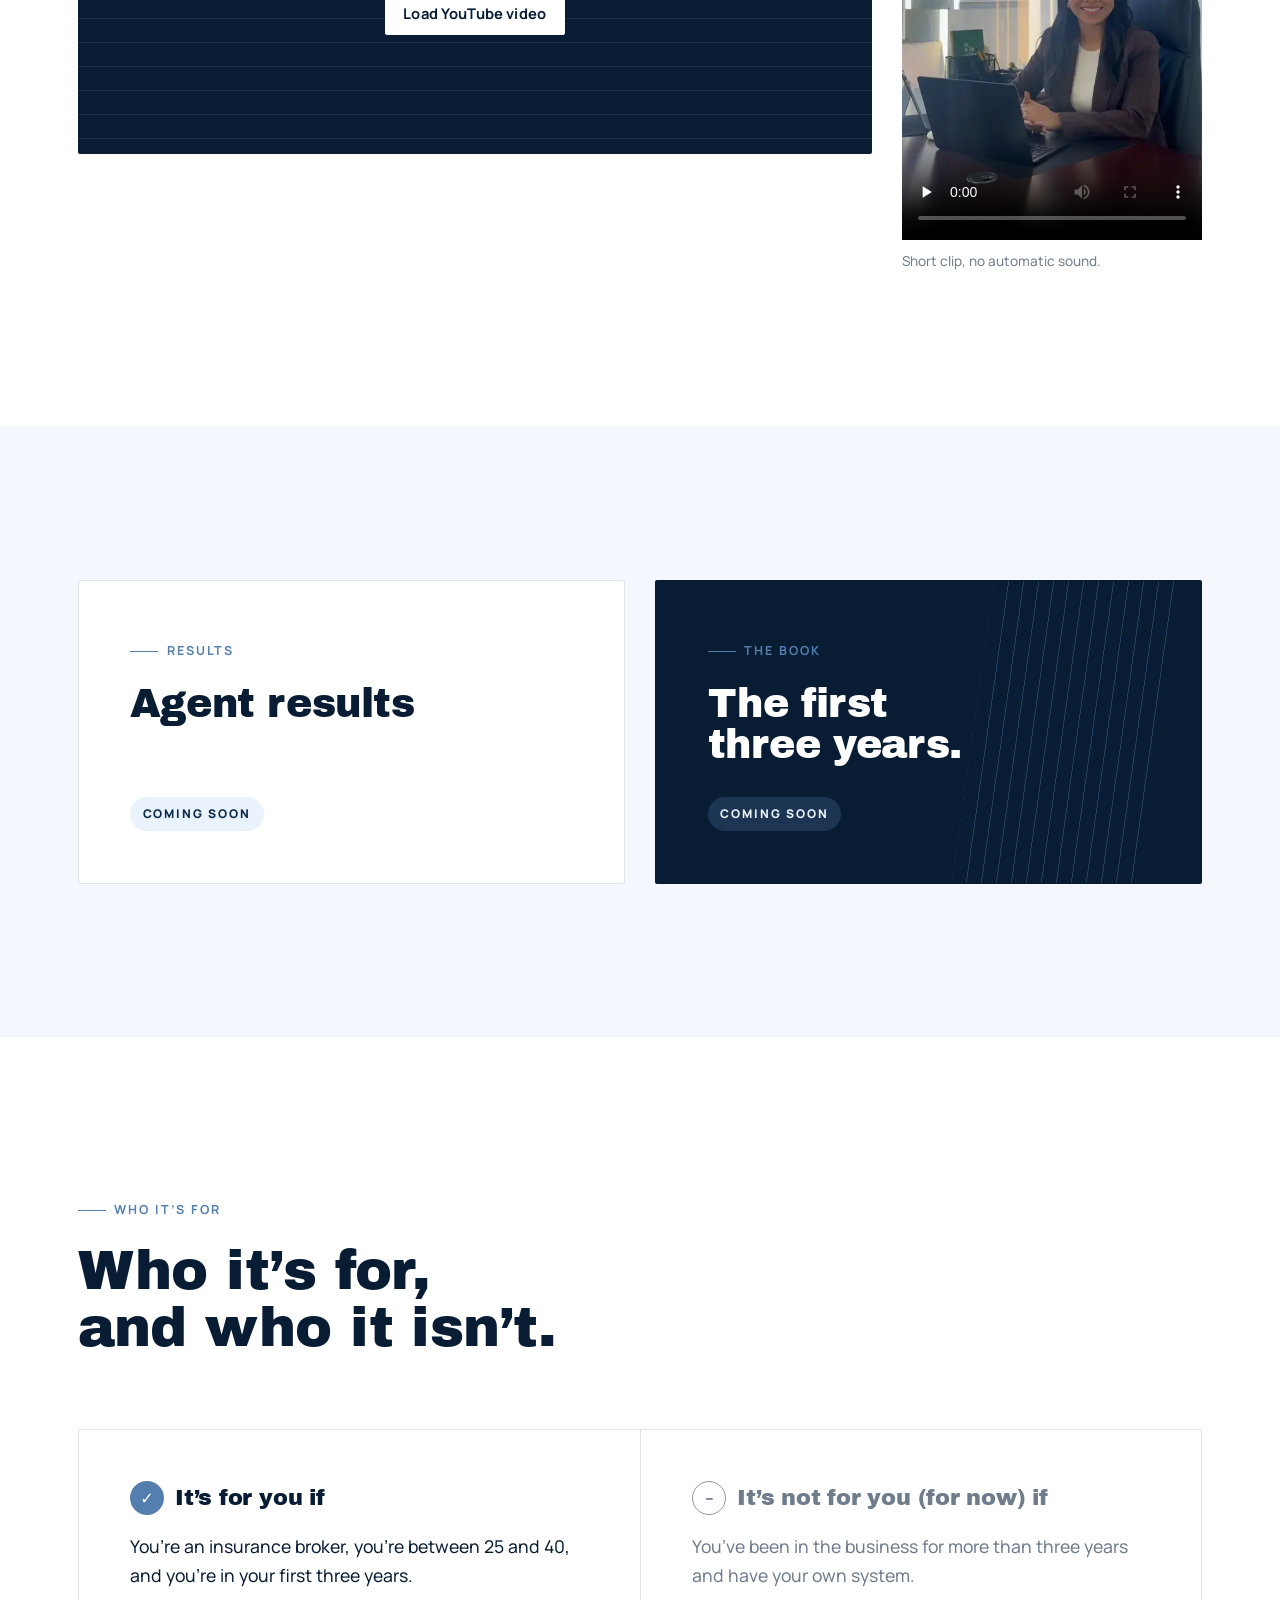
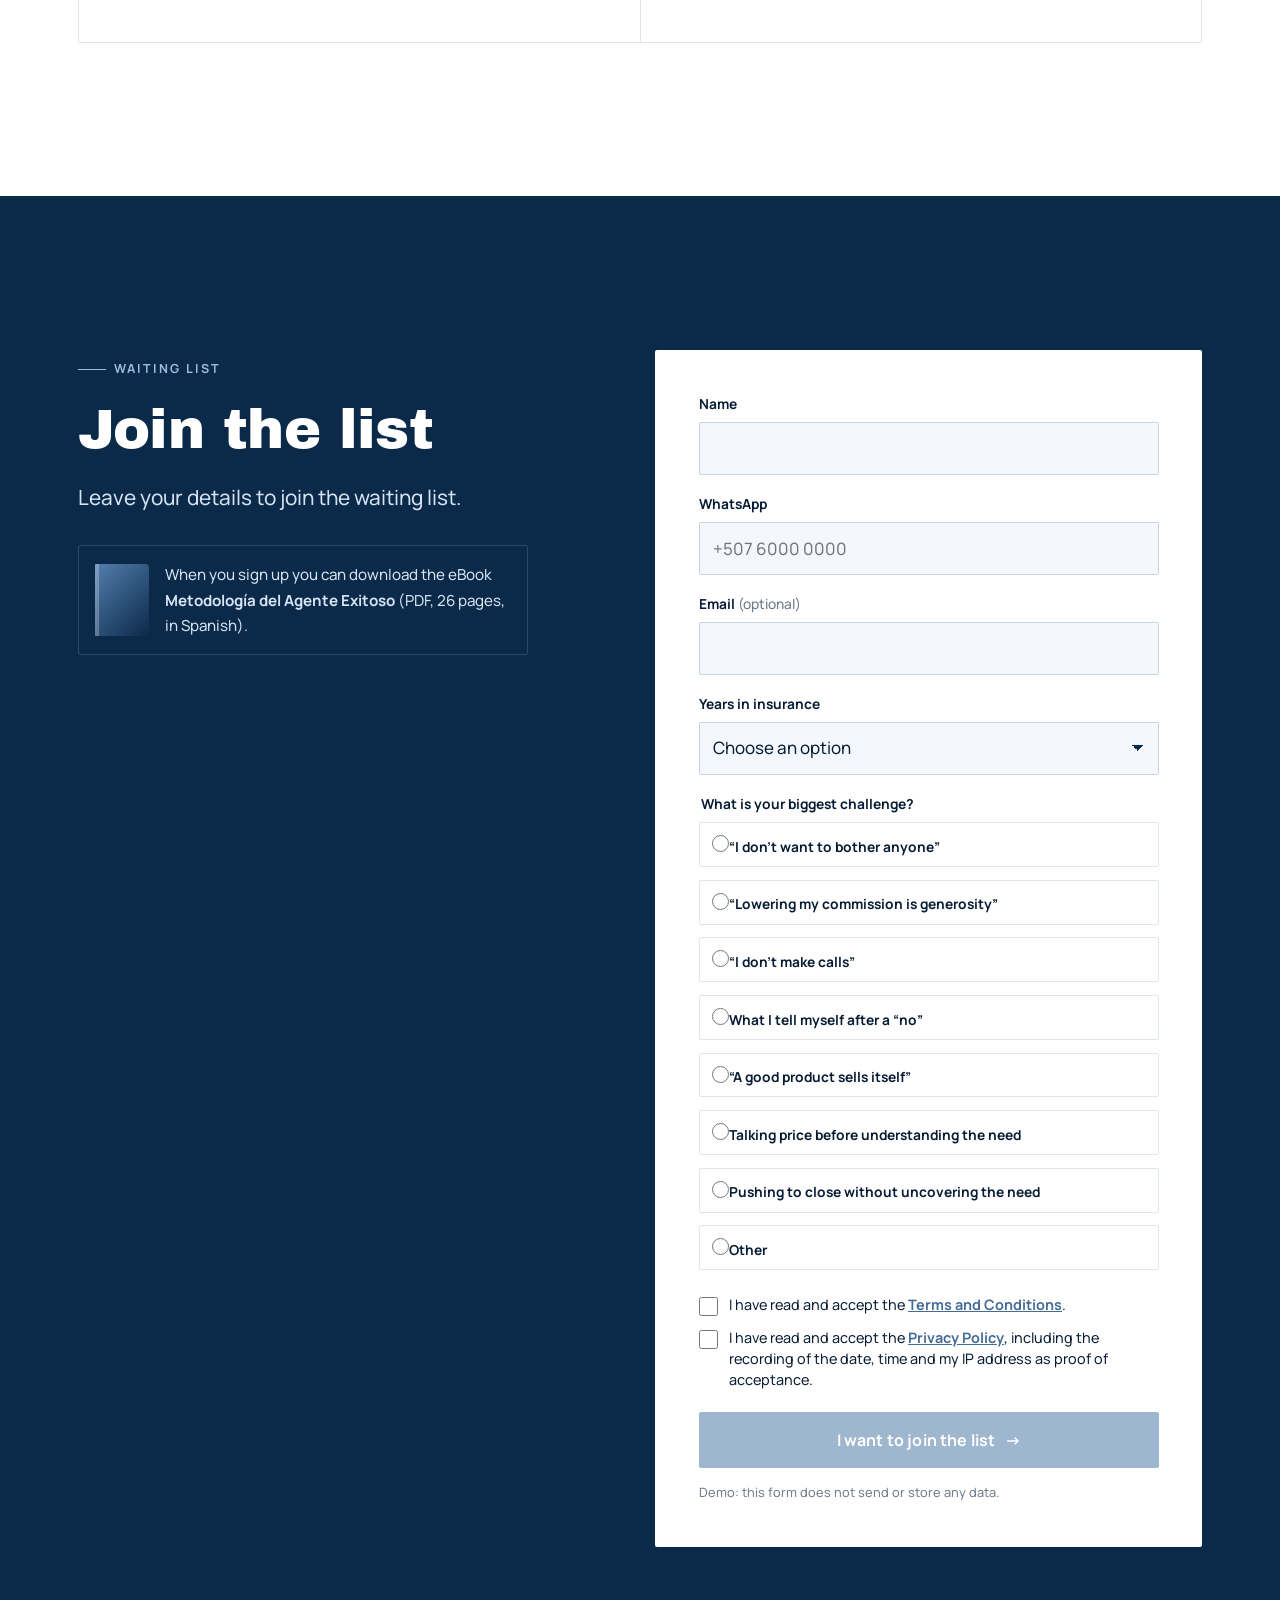
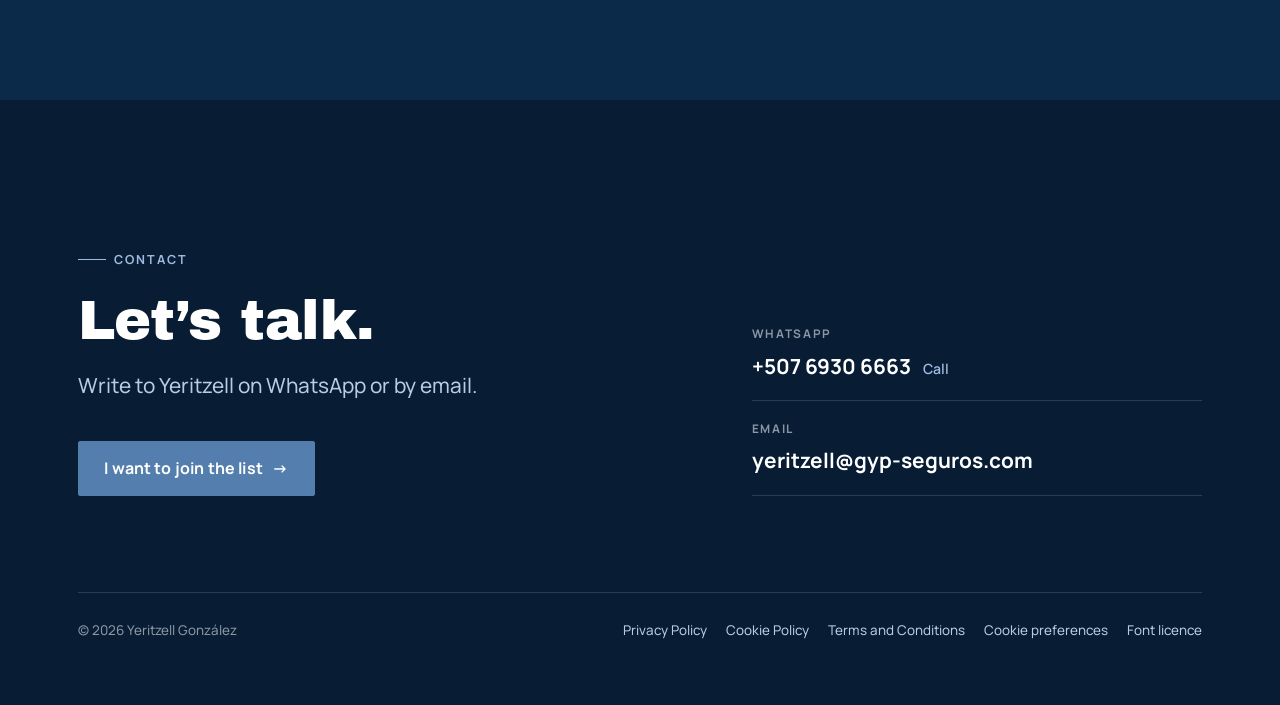
<file: en/index.html>
<!doctype html>
<html lang="en" class="no-js">
<head>
<meta charset="utf-8">
<meta name="viewport" content="width=device-width, initial-scale=1, viewport-fit=cover">
<title>Yeritzell González — Mentor for insurance brokers</title>
<meta name="description" content="Talent isn&#x27;t what&#x27;s holding you back. It&#x27;s the paradigm. Training for insurance brokers in their first 3 years. 16 years in the industry · MDRT Member.">
<meta name="robots" content="noindex, nofollow, noarchive">
<meta name="theme-color" content="#081D34">
<meta name="referrer" content="strict-origin-when-cross-origin">
<link rel="canonical" href="https://jorgeeke-source.github.io/demo-k7q2mx9r/en/">
<link rel="alternate" hreflang="es" href="https://jorgeeke-source.github.io/demo-k7q2mx9r/">
<link rel="alternate" hreflang="en" href="https://jorgeeke-source.github.io/demo-k7q2mx9r/en/">
<link rel="alternate" hreflang="de" href="https://jorgeeke-source.github.io/demo-k7q2mx9r/de/">
<link rel="alternate" hreflang="x-default" href="https://jorgeeke-source.github.io/demo-k7q2mx9r/">
<meta property="og:type" content="website">
<meta property="og:site_name" content="Yeritzell González">
<meta property="og:title" content="Yeritzell González — Mentor for insurance brokers">
<meta property="og:description" content="Talent isn&#x27;t what&#x27;s holding you back. It&#x27;s the paradigm. Training for insurance brokers in their first 3 years. 16 years in the industry · MDRT Member.">
<meta property="og:url" content="https://jorgeeke-source.github.io/demo-k7q2mx9r/en/">
<meta property="og:image" content="https://jorgeeke-source.github.io/demo-k7q2mx9r/assets/og/og-en.jpg">
<meta property="og:image:width" content="1200">
<meta property="og:image:height" content="630">
<meta property="og:locale" content="en_US">
<meta name="twitter:card" content="summary_large_image">
<meta name="twitter:title" content="Yeritzell González — Mentor for insurance brokers">
<meta name="twitter:description" content="Talent isn&#x27;t what&#x27;s holding you back. It&#x27;s the paradigm. Training for insurance brokers in their first 3 years. 16 years in the industry · MDRT Member.">
<meta name="twitter:image" content="https://jorgeeke-source.github.io/demo-k7q2mx9r/assets/og/og-en.jpg">
<link rel="icon" href="../assets/icons/favicon.svg" type="image/svg+xml">
<link rel="icon" href="../assets/icons/favicon-32.png" sizes="32x32" type="image/png">
<link rel="apple-touch-icon" href="../assets/icons/apple-touch-icon.png">
<link rel="preload" href="../assets/fonts/ArchivoBlack-Regular.woff2" as="font" type="font/woff2" crossorigin>
<link rel="preload" href="../assets/fonts/Manrope-Variable.woff2" as="font" type="font/woff2" crossorigin>
<link rel="stylesheet" href="../assets/css/styles.css?v=20261025">
<script type="application/ld+json">{"@context": "https://schema.org", "@type": "Person", "name": "Yeritzell González", "jobTitle": "Insurance advisor", "image": "https://jorgeeke-source.github.io/demo-k7q2mx9r/assets/img/yeritzell-retrato-800.webp", "url": "https://jorgeeke-source.github.io/demo-k7q2mx9r/en/", "email": "mailto:yeritzell@gyp-seguros.com"}</script>
</head>
<body>
<a class="skip" href="#main">Skip to content</a>
<header class="nav">
  <div class="wrap">
    <a class="brand" href="../en/index.html">Yeritzell<span>.</span> González</a>
    <ul class="nav-links"><li><a href="#problema">The problem</a></li><li><a href="#quien">About</a></li><li><a href="#metodologia">Method</a></li><li><a href="#conferencia">Talk</a></li><li><a href="#lista">Waiting list</a></li></ul>
    <nav class="lang" aria-label="Idioma / Language / Sprache"><a href="../index.html" hreflang="es" lang="es" aria-current="false" title="Español">ES</a><a href="../en/index.html" hreflang="en" lang="en" aria-current="true" title="English">EN</a><a href="../de/index.html" hreflang="de" lang="de" aria-current="false" title="Deutsch">DE</a></nav>
    <a class="btn btn--sm" href="#lista">I want to join the list</a>
  </div>
</header>

<main id="main">

<section class="hero" id="inicio" aria-labelledby="hero-h">
  <div class="hero-word" aria-hidden="true" data-depth="-0.35">PARADIGM</div>
  <div class="wrap hero-grid">
    <div class="hero-copy">
      <p class="kicker">Yeritzell González · Insurance brokers</p>
      <h1 id="hero-h"><span class="strike">Talent</span> isn’t what’s holding you back. It’s the paradigm.</h1>
      <p class="hero-sub">I train insurance brokers in their early years, so they produce within their first 3 years.<span class="creds">16 years in the industry · MDRT Member</span></p>
      <div class="hero-actions">
        <a class="btn" href="#lista">I want to join the list <span class="arrow" aria-hidden="true">→</span></a>
        <a class="btn btn--ghost" href="https://wa.me/50769306663?text=LISTA" target="_blank" rel="noopener"><svg width="22" height="22" viewBox="0 0 24 24" aria-hidden="true" fill="currentColor"><path d="M12.04 2a9.9 9.9 0 0 0-8.5 15l-1.4 5 5.1-1.3A9.9 9.9 0 1 0 12.04 2Zm0 18.1a8.2 8.2 0 0 1-4.2-1.1l-.3-.2-3 .8.8-3-.2-.3a8.2 8.2 0 1 1 6.9 3.8Zm4.5-6.1c-.2-.1-1.5-.7-1.7-.8-.2-.1-.4-.1-.6.1l-.8 1c-.1.2-.3.2-.5.1a6.7 6.7 0 0 1-3.3-2.9c-.2-.4.2-.4.7-1.3.1-.2 0-.3 0-.4l-.8-1.8c-.2-.5-.4-.4-.6-.4h-.5a1 1 0 0 0-.7.3 3 3 0 0 0-.9 2.2 5.2 5.2 0 0 0 1.1 2.7 11.8 11.8 0 0 0 4.5 4c1.7.7 2.3.8 3.2.6.5-.1 1.5-.6 1.7-1.2.2-.6.2-1.1.2-1.2-.1-.1-.3-.2-.5-.3Z"/></svg> Message her on WhatsApp</a>
      </div>
      <blockquote class="hero-quote"><p>“A successful agent doesn’t pressure the client: they guide them.”</p><cite>Yeritzell González</cite></blockquote>
    </div>
    <div class="hero-visual" data-depth="0.12">
      <figure class="portrait">
        <img src="../assets/img/yeritzell-escenario-670.webp" srcset="../assets/img/yeritzell-escenario-480.webp 480w, ../assets/img/yeritzell-escenario-670.webp 670w" sizes="(max-width: 900px) 78vw, 36vw" width="670" height="916" alt="Yeritzell González speaking on stage" decoding="async" loading="eager" fetchpriority="high">
      </figure>
      <figure class="reel" data-depth="0.55">
            <video autoplay muted loop playsinline preload="metadata" poster="../assets/video/hero-reel-poster.webp" aria-label="Short video of Yeritzell González (muted)" width="540" height="960">
              <source src="../assets/video/hero-reel.mp4" type="video/mp4">
            </video>
            <figcaption>Yeritzell González</figcaption>
          </figure>
    </div>
  </div>
</section>

<section class="sec sec--tint" id="problema" aria-labelledby="prob-h">
  <div class="wrap">
    <div class="sec-head">
      <div><span class="index-num">01</span><p class="kicker">The problem</p><h2 id="prob-h" class="reveal">What you believe about selling is costing you production.</h2></div>
      <div><p class="lede reveal">Many new agents hold back their production because of ideas almost no one says out loud. Those ideas turn into calls that never get made and meetings that never happen. They can be worked on.</p></div>
    </div>
    <ol class="paradigms"><li><span class="n">01</span><span class="p">“I don’t want to bother anyone”</span></li><li><span class="n">02</span><span class="p">“Lowering my commission is generosity”</span></li><li><span class="n">03</span><span class="p">“A good product sells itself”</span></li><li><span class="n">04</span><span class="p">What I tell myself after a “no”</span></li></ol>
  </div>
</section>

<section class="sec" id="quien" aria-labelledby="about-h">
  <div class="wrap">
    <div class="about-grid">
      <figure class="about-photo reveal">
        <div class="frame"><img src="../assets/img/yeritzell-retrato-800.webp" srcset="../assets/img/yeritzell-retrato-480.webp 480w, ../assets/img/yeritzell-retrato-800.webp 800w" sizes="(max-width: 900px) 86vw, 38vw" width="800" height="1200" alt="Portrait of Yeritzell González in a dark suit" decoding="async" loading="lazy" data-depth="0.18"></div>
      </figure>
      <div class="about-copy">
        <span class="index-num">02</span>
        <p class="kicker">About Yeritzell</p>
        <h2 id="about-h" class="reveal">Field experience, not theory.</h2>
        <p class="lede reveal">Yeritzell González is an insurance advisor and founding partner of G&amp;P Seguros. She has 16 years in the industry and is an MDRT Member. She works virtually from Switzerland with clients in Panama. Today she trains brokers who are just starting out.</p>
        <ul class="creds-row reveal"><li><strong>16</strong>years in the industry</li><li>MDRT Member</li><li><strong>CH · PA</strong>Switzerland · Panama</li></ul>
      </div>
    </div>
    <div class="strip reveal" aria-label="Yeritzell González in her office"><figure><img src="../assets/img/yeritzell-oficina-1-800.webp" srcset="../assets/img/yeritzell-oficina-1-400.webp 400w, ../assets/img/yeritzell-oficina-1-800.webp 800w" sizes="(max-width: 700px) 46vw, 24vw" width="800" height="1200" alt="Yeritzell González in her office" decoding="async" loading="lazy"></figure><figure><img src="../assets/img/yeritzell-oficina-2-800.webp" srcset="../assets/img/yeritzell-oficina-2-400.webp 400w, ../assets/img/yeritzell-oficina-2-800.webp 800w" sizes="(max-width: 700px) 46vw, 24vw" width="800" height="1200" alt="Yeritzell González in her office" decoding="async" loading="lazy"></figure><figure><img src="../assets/img/yeritzell-oficina-3-800.webp" srcset="../assets/img/yeritzell-oficina-3-400.webp 400w, ../assets/img/yeritzell-oficina-3-800.webp 800w" sizes="(max-width: 700px) 46vw, 24vw" width="800" height="1200" alt="Yeritzell González in her office" decoding="async" loading="lazy"></figure><figure><img src="../assets/img/yeritzell-oficina-4-800.webp" srcset="../assets/img/yeritzell-oficina-4-400.webp 400w, ../assets/img/yeritzell-oficina-4-800.webp 800w" sizes="(max-width: 700px) 46vw, 24vw" width="800" height="1200" alt="Yeritzell González in her office" decoding="async" loading="lazy"></figure></div>
  </div>
</section>

<section class="sec sec--dark method" id="metodologia" aria-labelledby="method-h">
  <div class="wrap">
    <div class="sec-head">
      <div><span class="index-num">03</span><p class="kicker">Her method</p><h2 id="method-h" class="reveal">Metodología del Agente Exitoso</h2></div>
      <div><p class="lede reveal">A consultative selling system, from prospecting to referral, to move from selling on instinct to selling with method, discipline and measurable results.</p></div>
    </div>
    <p class="kicker" style="margin-bottom:0">Five levers</p>
    <ol class="levers"><li class="reveal"><span class="big" aria-hidden="true">01</span><h3>Agenda</h3><p>Clear direction in every meeting.</p></li><li class="reveal"><span class="big" aria-hidden="true">02</span><h3>Diagnosis</h3><p>Understand before recommending.</p></li><li class="reveal"><span class="big" aria-hidden="true">03</span><h3>Proposal</h3><p>Professional judgment and responsible support.</p></li><li class="reveal"><span class="big" aria-hidden="true">04</span><h3>Time</h3><p>Protected blocks.</p></li><li class="reveal"><span class="big" aria-hidden="true">05</span><h3>Relationship</h3><p>Contact before, during and after.</p></li></ol>
    <div class="claim reveal">
      <div class="claim-fig" aria-hidden="true"><span class="from">70</span><span class="to-arrow">→</span><span>140</span></div>
      <blockquote>
        <p>“My methodology took me from selling ~70 policies a year to 140.” <span class="attrib">— according to Yeritzell</span></p>
        <small class="source">Source: figure stated by Yeritzell González in her eBook <em>Metodología del Agente Exitoso</em>. It has not been independently verified.</small>
      </blockquote>
    </div>
    <div class="method-cta reveal">
      <a class="btn" href="#lista">I want to join the list <span class="arrow" aria-hidden="true">→</span></a>
      <p>The full eBook (in Spanish) is your gift when you join the list.</p>
    </div>
  </div>
</section>

<section class="sec sec--ice" id="conferencia" aria-labelledby="talk-h">
  <div class="wrap talk-grid">
    <div class="talk-copy">
      <span class="index-num">04</span>
      <p class="kicker">Talk</p>
      <h2 id="talk-h" class="reveal">The endless cycle of an agent</h2>
      <p class="lede reveal">A talk for brokers who are starting out: how to prospect, connect and multiply.</p>
      <a class="btn" href="https://wa.me/50769306663?text=Hi%20Yeritzell%2C%20please%20let%20me%20know%20about%20the%20next%20talk." target="_blank" rel="noopener">Let me know about the next one <span class="arrow" aria-hidden="true">→</span></a>
    </div>
    <figure class="talk-photo reveal">
      <div class="frame"><img src="../assets/img/yeritzell-conferencia-640.webp" srcset="../assets/img/yeritzell-conferencia-480.webp 480w, ../assets/img/yeritzell-conferencia-640.webp 640w" sizes="(max-width: 900px) 92vw, 48vw" width="640" height="800" alt="Yeritzell González during a talk" decoding="async" loading="lazy" data-depth="0.16"></div>
    </figure>
  </div>
</section>

<section class="sec" id="video" aria-labelledby="video-h">
  <div class="wrap">
    <div class="sec-head">
      <div><p class="kicker">On video</p><h2 id="video-h" class="reveal">Hear her.</h2></div>
    </div>
    <div class="video-grid">
      <div class="yt reveal" data-yt="BB-jb_EY4y0" data-title="Video of Yeritzell González on YouTube">
        <div class="yt-inner">
          <div class="yt-play" aria-hidden="true"><svg width="22" height="22" viewBox="0 0 24 24" fill="currentColor"><path d="M8 5v14l11-7z"/></svg></div>
          <p>This video is hosted on YouTube. When you load it, YouTube (Google) receives data such as your IP address and may store cookies in your browser.</p>
          <button type="button" class="btn btn--light btn--sm">Load YouTube video</button>
        </div>
      </div>
      <figure class="clip reveal">
            <video controls playsinline preload="none" poster="../assets/video/clip-escritorio-poster.webp" width="480" height="848">
              <source src="../assets/video/clip-escritorio.mp4" type="video/mp4">
            </video>
            <figcaption>Short clip, no automatic sound.</figcaption>
          </figure>
    </div>
  </div>
</section>

<section class="sec sec--tint" aria-label="Results · The book">
  <div class="wrap soon-grid">
    <article class="soon reveal" id="resultados">
      <div><p class="kicker">Results</p><h2>Agent results</h2></div>
      <span class="badge">Coming soon</span>
    </article>
    <article class="soon soon--book reveal" id="libro">
      <div><p class="kicker">The book</p><h2>The first three years.</h2></div>
      <span class="badge">Coming soon</span>
    </article>
  </div>
</section>

<section class="sec" id="para-quien" aria-labelledby="fit-h">
  <div class="wrap">
    <div class="sec-head"><div><p class="kicker">Who it’s for</p><h2 id="fit-h" class="reveal">Who it’s for, and who it isn’t.</h2></div></div>
    <div class="fit-grid reveal">
      <div class="fit fit--yes"><h3><span class="mark" aria-hidden="true">✓</span>It’s for you if</h3><p>You’re an insurance broker, you’re between 25 and 40, and you’re in your first three years.</p></div>
      <div class="fit fit--no"><h3><span class="mark" aria-hidden="true">–</span>It’s not for you (for now) if</h3><p>You’ve been in the business for more than three years and have your own system.</p></div>
    </div>
  </div>
</section>

<section class="sec sec--dark" id="lista" aria-labelledby="join-h">
  <div class="wrap join-grid">
    <div class="join-intro">
      <p class="kicker">Waiting list</p>
      <h2 id="join-h">Join the list</h2>
      <p class="lede">Leave your details to join the waiting list.</p>
      <div class="gift"><span class="book" aria-hidden="true"></span><p>When you sign up you can download the eBook <strong>Metodología del Agente Exitoso</strong> (PDF, 26 pages, in Spanish).</p></div>
    </div>
    <div class="form-card">
      <form id="join-form" novalidate data-mode="simulado" data-consent-endpoint=""
            data-terms-version="2026-10-25" data-terms-hash="cf32295a0c9fe7e713520b6a0ef921656e333ee89c493af2093485b176a41775"
            data-privacy-version="2026-10-25" data-privacy-hash="2a677edef6b2ffb06464d28579b9342969324618de76dd87bffcc808a3ec54a4">
        <div class="field"><label for="f-name">Name</label><input type="text" id="f-name" name="nombre" autocomplete="name" required maxlength="80"></div>
        <div class="field"><label for="f-wa">WhatsApp</label><input type="tel" id="f-wa" name="whatsapp" autocomplete="tel" inputmode="tel" placeholder="+507 6000 0000" required maxlength="24"></div>
        <div class="field"><label for="f-email">Email <span class="opt">(optional)</span></label><input type="email" id="f-email" name="correo" autocomplete="email" maxlength="120"></div>
        <div class="field"><label for="f-years">Years in insurance</label><select id="f-years" name="anios" required><option value="">Choose an option</option><option value="<1">Less than 1 year</option><option value="1-3">1 to 3 years</option><option value=">3">More than 3 years</option></select></div>
        <fieldset class="field" id="f-diff-fs"><legend>What is your biggest challenge?</legend>
          <div class="choices"><label class="choice"><input type="radio" name="dificultad" value="p1">“I don’t want to bother anyone”</label><label class="choice"><input type="radio" name="dificultad" value="p2">“Lowering my commission is generosity”</label><label class="choice"><input type="radio" name="dificultad" value="p3">“I don’t make calls”</label><label class="choice"><input type="radio" name="dificultad" value="p4">What I tell myself after a “no”</label><label class="choice"><input type="radio" name="dificultad" value="p5">“A good product sells itself”</label><label class="choice"><input type="radio" name="dificultad" value="p6">Talking price before understanding the need</label><label class="choice"><input type="radio" name="dificultad" value="p7">Pushing to close without uncovering the need</label><label class="choice"><input type="radio" name="dificultad" value="otro" id="f-diff-other">Other</label></div>
          <div class="other-text field" hidden><label class="sr" for="f-other" style="position:absolute;left:-9999px">Other</label><input type="text" id="f-other" name="dificultad_otro" maxlength="160" placeholder="Describe it in a few words"></div>
        </fieldset>
        <label class="consent"><input type="checkbox" id="f-terms" name="acepta_terminos" value="1"><span>I have read and accept the <a href="../en/terms.html" target="_blank" rel="noopener">Terms and Conditions</a>.</span></label>
        <label class="consent"><input type="checkbox" id="f-privacy" name="acepta_privacidad" value="1"><span>I have read and accept the <a href="../en/privacy.html" target="_blank" rel="noopener">Privacy Policy</a>, including the recording of the date, time and my IP address as proof of acceptance.</span></label>
        <div class="form-errors" role="alert" tabindex="-1"></div>
        <button type="submit" class="btn">I want to join the list <span class="arrow" aria-hidden="true">→</span></button>
        <p class="form-note">Demo: this form does not send or store any data.</p>
      </form>
      <div class="thanks" id="thanks" hidden aria-live="polite">
        <h3>Thank you.</h3>
        <p>Download your eBook <em>Metodología del Agente Exitoso</em> (in Spanish) and send Yeritzell the word LISTA on WhatsApp to confirm your spot.</p>
        <div class="actions">
          <a class="btn" href="../assets/docs/Metodologia_del_Agente_Exitoso.pdf" download>Download the eBook (PDF)</a>
          <a class="btn btn--ghost" href="https://wa.me/50769306663?text=LISTA" target="_blank" rel="noopener"><svg width="22" height="22" viewBox="0 0 24 24" aria-hidden="true" fill="currentColor"><path d="M12.04 2a9.9 9.9 0 0 0-8.5 15l-1.4 5 5.1-1.3A9.9 9.9 0 1 0 12.04 2Zm0 18.1a8.2 8.2 0 0 1-4.2-1.1l-.3-.2-3 .8.8-3-.2-.3a8.2 8.2 0 1 1 6.9 3.8Zm4.5-6.1c-.2-.1-1.5-.7-1.7-.8-.2-.1-.4-.1-.6.1l-.8 1c-.1.2-.3.2-.5.1a6.7 6.7 0 0 1-3.3-2.9c-.2-.4.2-.4.7-1.3.1-.2 0-.3 0-.4l-.8-1.8c-.2-.5-.4-.4-.6-.4h-.5a1 1 0 0 0-.7.3 3 3 0 0 0-.9 2.2 5.2 5.2 0 0 0 1.1 2.7 11.8 11.8 0 0 0 4.5 4c1.7.7 2.3.8 3.2.6.5-.1 1.5-.6 1.7-1.2.2-.6.2-1.1.2-1.2-.1-.1-.3-.2-.5-.3Z"/></svg> Send LISTA on WhatsApp</a>
        </div>
      </div>
    </div>
  </div>
</section>

<section class="sec--darker contact" id="contacto" aria-labelledby="contact-h">
  <div class="wrap">
    <div class="contact-grid">
      <div>
        <p class="kicker">Contact</p>
        <h2 id="contact-h">Let’s talk.</h2>
        <p class="lede" style="color:#b9cce3;margin-top:1.2rem">Write to Yeritzell on WhatsApp or by email.</p>
        <a class="btn" href="#lista" style="margin-top:1.2rem">I want to join the list <span class="arrow" aria-hidden="true">→</span></a>
      </div>
      <ul class="contact-list">
        <li><span>WhatsApp</span><a href="https://wa.me/50769306663?text=LISTA" target="_blank" rel="noopener">+507 6930 6663</a><a class="sub" href="tel:+50769306663">Call</a></li>
        <li><span>Email</span><a href="mailto:yeritzell@gyp-seguros.com">yeritzell@gyp-seguros.com</a></li>
      </ul>
    </div>
    <footer class="footer">
      <span class="copy">© 2026 Yeritzell González</span>
      <nav aria-label="Legal">
      <a href="../en/privacy.html">Privacy Policy</a>
      <a href="../en/cookies.html">Cookie Policy</a>
      <a href="../en/terms.html">Terms and Conditions</a>
      <button type="button" data-cookie-prefs>Cookie preferences</button>
      <a href="../assets/fonts/OFL.txt">Font licence</a>
    </nav>
    </footer>
  </div>
</section>
</main>

<a class="wa-float" href="https://wa.me/50769306663?text=LISTA" target="_blank" rel="noopener" aria-label="Message on WhatsApp"><svg width="22" height="22" viewBox="0 0 24 24" aria-hidden="true" fill="currentColor"><path d="M12.04 2a9.9 9.9 0 0 0-8.5 15l-1.4 5 5.1-1.3A9.9 9.9 0 1 0 12.04 2Zm0 18.1a8.2 8.2 0 0 1-4.2-1.1l-.3-.2-3 .8.8-3-.2-.3a8.2 8.2 0 1 1 6.9 3.8Zm4.5-6.1c-.2-.1-1.5-.7-1.7-.8-.2-.1-.4-.1-.6.1l-.8 1c-.1.2-.3.2-.5.1a6.7 6.7 0 0 1-3.3-2.9c-.2-.4.2-.4.7-1.3.1-.2 0-.3 0-.4l-.8-1.8c-.2-.5-.4-.4-.6-.4h-.5a1 1 0 0 0-.7.3 3 3 0 0 0-.9 2.2 5.2 5.2 0 0 0 1.1 2.7 11.8 11.8 0 0 0 4.5 4c1.7.7 2.3.8 3.2.6.5-.1 1.5-.6 1.7-1.2.2-.6.2-1.1.2-1.2-.1-.1-.3-.2-.5-.3Z"/></svg></a>
<div class="cookie" id="cookie" role="dialog" aria-modal="false" aria-labelledby="ck-h" hidden>
  <h2 id="ck-h">Your privacy</h2>
  <p>This website only uses what it needs to work. The YouTube video is optional and is not loaded without your permission. More in the <a href="../en/cookies.html">Cookie Policy</a>.</p>
  <div class="cookie-cats" hidden>
    <label class="cookie-cat"><input type="checkbox" checked disabled><span><strong>Necessary</strong>Always on. They store your privacy choice in this browser.</span></label>
    <label class="cookie-cat"><input type="checkbox" id="ck-media"><span><strong>External media (YouTube)</strong>Allows the embedded video to load. YouTube receives your IP and may use cookies.</span></label>
  </div>
  <div class="cookie-actions">
    <button type="button" class="btn btn--choice" data-ck="reject">Reject</button>
    <button type="button" class="btn btn--choice" data-ck="accept">Accept</button>
    <button type="button" class="btn btn--ghost" data-ck="save" hidden style="grid-column:1/-1">Save selection</button>
    <button type="button" class="link" data-ck="settings" aria-expanded="false">Settings</button>
  </div>
</div>

<script>window.__YG_I18N__ = {"form": {"errTitle": "Please check the following:", "errName": "Enter your name.", "errWa": "Enter your WhatsApp number.", "errWaFormat": "The WhatsApp number doesn’t look valid (digits only, with country code).", "errEmail": "The email address doesn’t look valid.", "errYears": "Choose your years in insurance.", "errDiff": "Choose your biggest challenge.", "errOther": "Describe your challenge in the “Other” field.", "errTerms": "To continue, accept the Terms and Conditions.", "errPrivacy": "To continue, accept the Privacy Policy."}};</script>
<script defer src="../assets/js/main.js?v=20261025"></script>

</body>
</html>
</file>
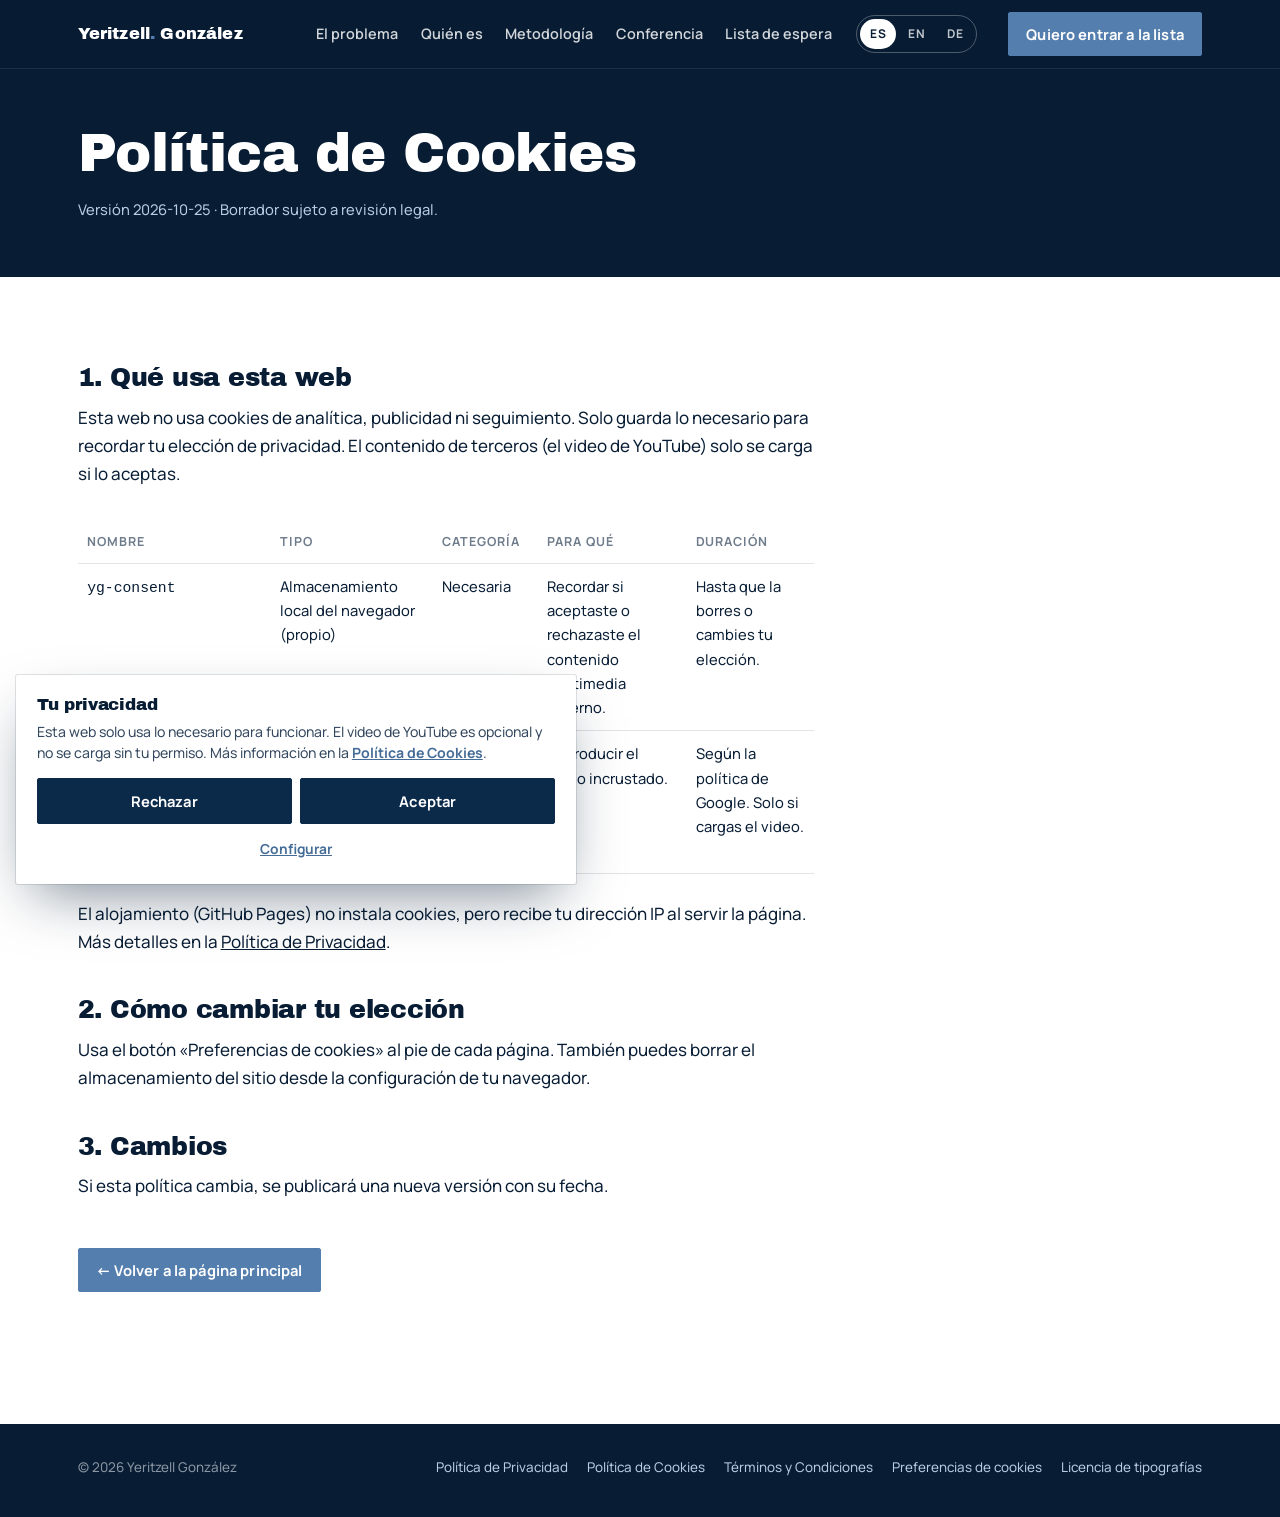
<file: cookies.html>
<!doctype html>
<html lang="es" class="no-js">
<head>
<meta charset="utf-8">
<meta name="viewport" content="width=device-width, initial-scale=1, viewport-fit=cover">
<title>Política de Cookies — Yeritzell González</title>
<meta name="description" content="Política de Cookies">
<meta name="robots" content="noindex, nofollow, noarchive">
<meta name="theme-color" content="#081D34">
<meta name="referrer" content="strict-origin-when-cross-origin">
<link rel="canonical" href="https://jorgeeke-source.github.io/demo-k7q2mx9r/cookies.html">
<link rel="alternate" hreflang="es" href="https://jorgeeke-source.github.io/demo-k7q2mx9r/cookies.html">
<link rel="alternate" hreflang="en" href="https://jorgeeke-source.github.io/demo-k7q2mx9r/en/cookies.html">
<link rel="alternate" hreflang="de" href="https://jorgeeke-source.github.io/demo-k7q2mx9r/de/cookies.html">
<link rel="alternate" hreflang="x-default" href="https://jorgeeke-source.github.io/demo-k7q2mx9r/cookies.html">
<meta property="og:type" content="website">
<meta property="og:site_name" content="Yeritzell González">
<meta property="og:title" content="Política de Cookies — Yeritzell González">
<meta property="og:description" content="Política de Cookies">
<meta property="og:url" content="https://jorgeeke-source.github.io/demo-k7q2mx9r/cookies.html">
<meta property="og:image" content="https://jorgeeke-source.github.io/demo-k7q2mx9r/assets/og/og-es.jpg">
<meta property="og:image:width" content="1200">
<meta property="og:image:height" content="630">
<meta property="og:locale" content="es_PA">
<meta name="twitter:card" content="summary_large_image">
<meta name="twitter:title" content="Política de Cookies — Yeritzell González">
<meta name="twitter:description" content="Política de Cookies">
<meta name="twitter:image" content="https://jorgeeke-source.github.io/demo-k7q2mx9r/assets/og/og-es.jpg">
<link rel="icon" href="assets/icons/favicon.svg" type="image/svg+xml">
<link rel="icon" href="assets/icons/favicon-32.png" sizes="32x32" type="image/png">
<link rel="apple-touch-icon" href="assets/icons/apple-touch-icon.png">
<link rel="preload" href="assets/fonts/ArchivoBlack-Regular.woff2" as="font" type="font/woff2" crossorigin>
<link rel="preload" href="assets/fonts/Manrope-Variable.woff2" as="font" type="font/woff2" crossorigin>
<link rel="stylesheet" href="assets/css/styles.css?v=20261025">

</head>
<body>
<a class="skip" href="#main">Saltar al contenido</a>
<header class="nav" data-solid>
  <div class="wrap">
    <a class="brand" href="index.html">Yeritzell<span>.</span> González</a>
    <ul class="nav-links"><li><a href="index.html#problema">El problema</a></li><li><a href="index.html#quien">Quién es</a></li><li><a href="index.html#metodologia">Metodología</a></li><li><a href="index.html#conferencia">Conferencia</a></li><li><a href="index.html#lista">Lista de espera</a></li></ul>
    <nav class="lang" aria-label="Idioma / Language / Sprache"><a href="cookies.html" hreflang="es" lang="es" aria-current="true" title="Español">ES</a><a href="en/cookies.html" hreflang="en" lang="en" aria-current="false" title="English">EN</a><a href="de/cookies.html" hreflang="de" lang="de" aria-current="false" title="Deutsch">DE</a></nav>
    <a class="btn btn--sm" href="index.html#lista">Quiero entrar a la lista</a>
  </div>
</header>

<main id="main">
  <section class="legal-hero">
    <div class="wrap">
      <h1>Política de Cookies</h1>
      <p>Versión 2026-10-25 · Borrador sujeto a revisión legal.</p>
    </div>
  </section>
  <section class="legal">
    <div class="wrap"><article class="doc">
<h2>1. Qué usa esta web</h2>
<p>Esta web no usa cookies de analítica, publicidad ni seguimiento. Solo guarda lo necesario para recordar tu elección de privacidad. El contenido de terceros (el video de YouTube) solo se carga si lo aceptas.</p>
<div class="table-scroll"><table>
<thead><tr><th>Nombre</th><th>Tipo</th><th>Categoría</th><th>Para qué</th><th>Duración</th></tr></thead>
<tbody>
<tr><td><code>yg-consent</code></td><td>Almacenamiento local del navegador (propio)</td><td>Necesaria</td><td>Recordar si aceptaste o rechazaste el contenido multimedia externo.</td><td>Hasta que la borres o cambies tu elección.</td></tr>
<tr><td>Cookies y almacenamiento de YouTube (Google), dominio youtube-nocookie.com</td><td>De terceros</td><td>Multimedia externa</td><td>Reproducir el video incrustado.</td><td>Según la política de Google. Solo si cargas el video.</td></tr>
</tbody></table></div>
<p>El alojamiento (GitHub Pages) no instala cookies, pero recibe tu dirección IP al servir la página. Más detalles en la <a href="privacidad.html">Política de Privacidad</a>.</p>

<h2>2. Cómo cambiar tu elección</h2>
<p>Usa el botón «Preferencias de cookies» al pie de cada página. También puedes borrar el almacenamiento del sitio desde la configuración de tu navegador.</p>

<h2>3. Cambios</h2>
<p>Si esta política cambia, se publicará una nueva versión con su fecha.</p>

      <p style="margin-top:3rem"><a class="btn btn--sm" href="index.html">← Volver a la página principal</a></p>
    </article></div>
  </section>
</main>
<div class="legal-footer"><div class="wrap"><footer class="footer"><span class="copy">© 2026 Yeritzell González</span><nav aria-label="Legal">
      <a href="privacidad.html">Política de Privacidad</a>
      <a href="cookies.html">Política de Cookies</a>
      <a href="terminos.html">Términos y Condiciones</a>
      <button type="button" data-cookie-prefs>Preferencias de cookies</button>
      <a href="assets/fonts/OFL.txt">Licencia de tipografías</a>
    </nav></footer></div></div>
<div class="cookie" id="cookie" role="dialog" aria-modal="false" aria-labelledby="ck-h" hidden>
  <h2 id="ck-h">Tu privacidad</h2>
  <p>Esta web solo usa lo necesario para funcionar. El video de YouTube es opcional y no se carga sin tu permiso. Más información en la <a href="cookies.html">Política de Cookies</a>.</p>
  <div class="cookie-cats" hidden>
    <label class="cookie-cat"><input type="checkbox" checked disabled><span><strong>Necesarias</strong>Siempre activas. Guardan tu elección de privacidad en este navegador.</span></label>
    <label class="cookie-cat"><input type="checkbox" id="ck-media"><span><strong>Multimedia externa (YouTube)</strong>Permite cargar el video incrustado. YouTube recibe tu IP y puede usar cookies.</span></label>
  </div>
  <div class="cookie-actions">
    <button type="button" class="btn btn--choice" data-ck="reject">Rechazar</button>
    <button type="button" class="btn btn--choice" data-ck="accept">Aceptar</button>
    <button type="button" class="btn btn--ghost" data-ck="save" hidden style="grid-column:1/-1">Guardar selección</button>
    <button type="button" class="link" data-ck="settings" aria-expanded="false">Configurar</button>
  </div>
</div>

<script>window.__YG_I18N__ = {"form": {"errTitle": "Revisa estos puntos:", "errName": "Escribe tu nombre.", "errWa": "Escribe tu número de WhatsApp.", "errWaFormat": "El número de WhatsApp no parece válido (solo dígitos, con código de país).", "errEmail": "El correo no parece válido.", "errYears": "Elige tus años en seguros.", "errDiff": "Elige tu mayor dificultad.", "errOther": "Describe tu dificultad en el campo «Otro».", "errTerms": "Para continuar, acepta los Términos y Condiciones.", "errPrivacy": "Para continuar, acepta la Política de Privacidad."}};</script>
<script defer src="assets/js/main.js?v=20261025"></script>

</body>
</html>
</file>
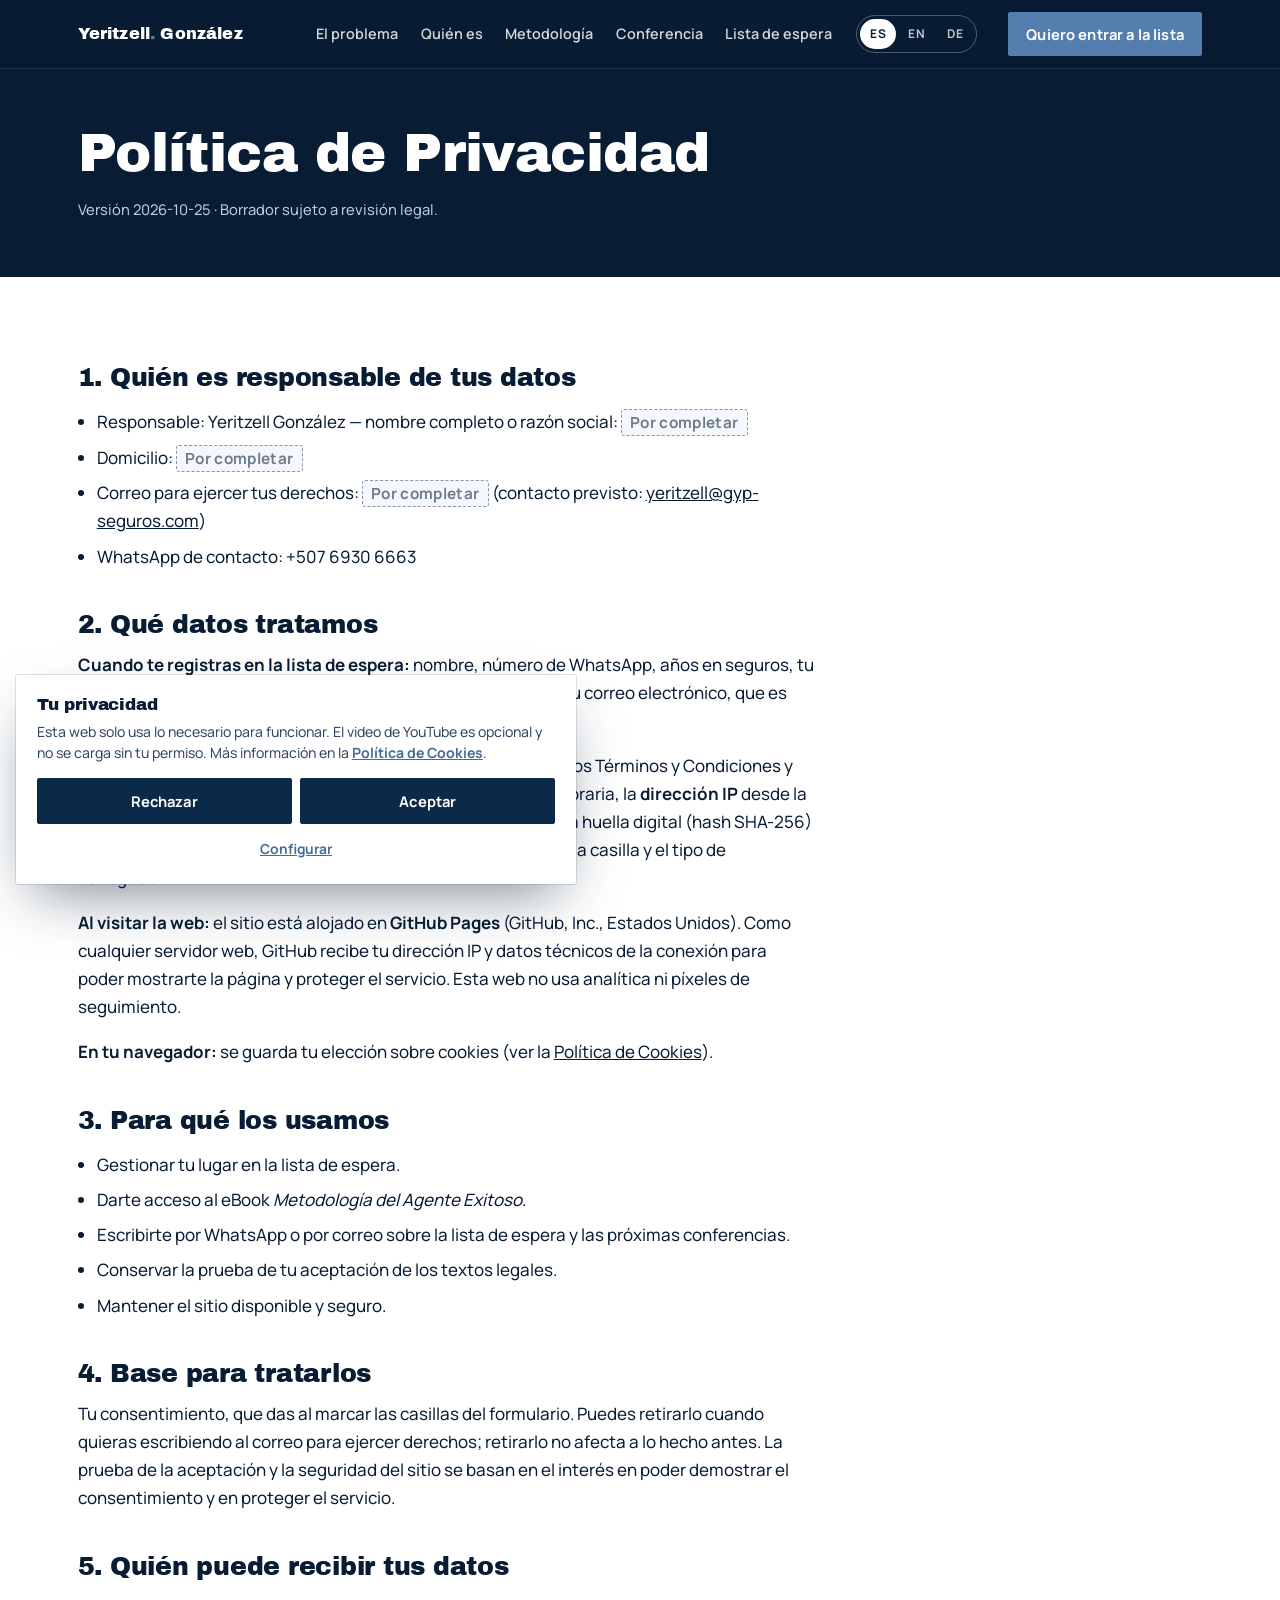
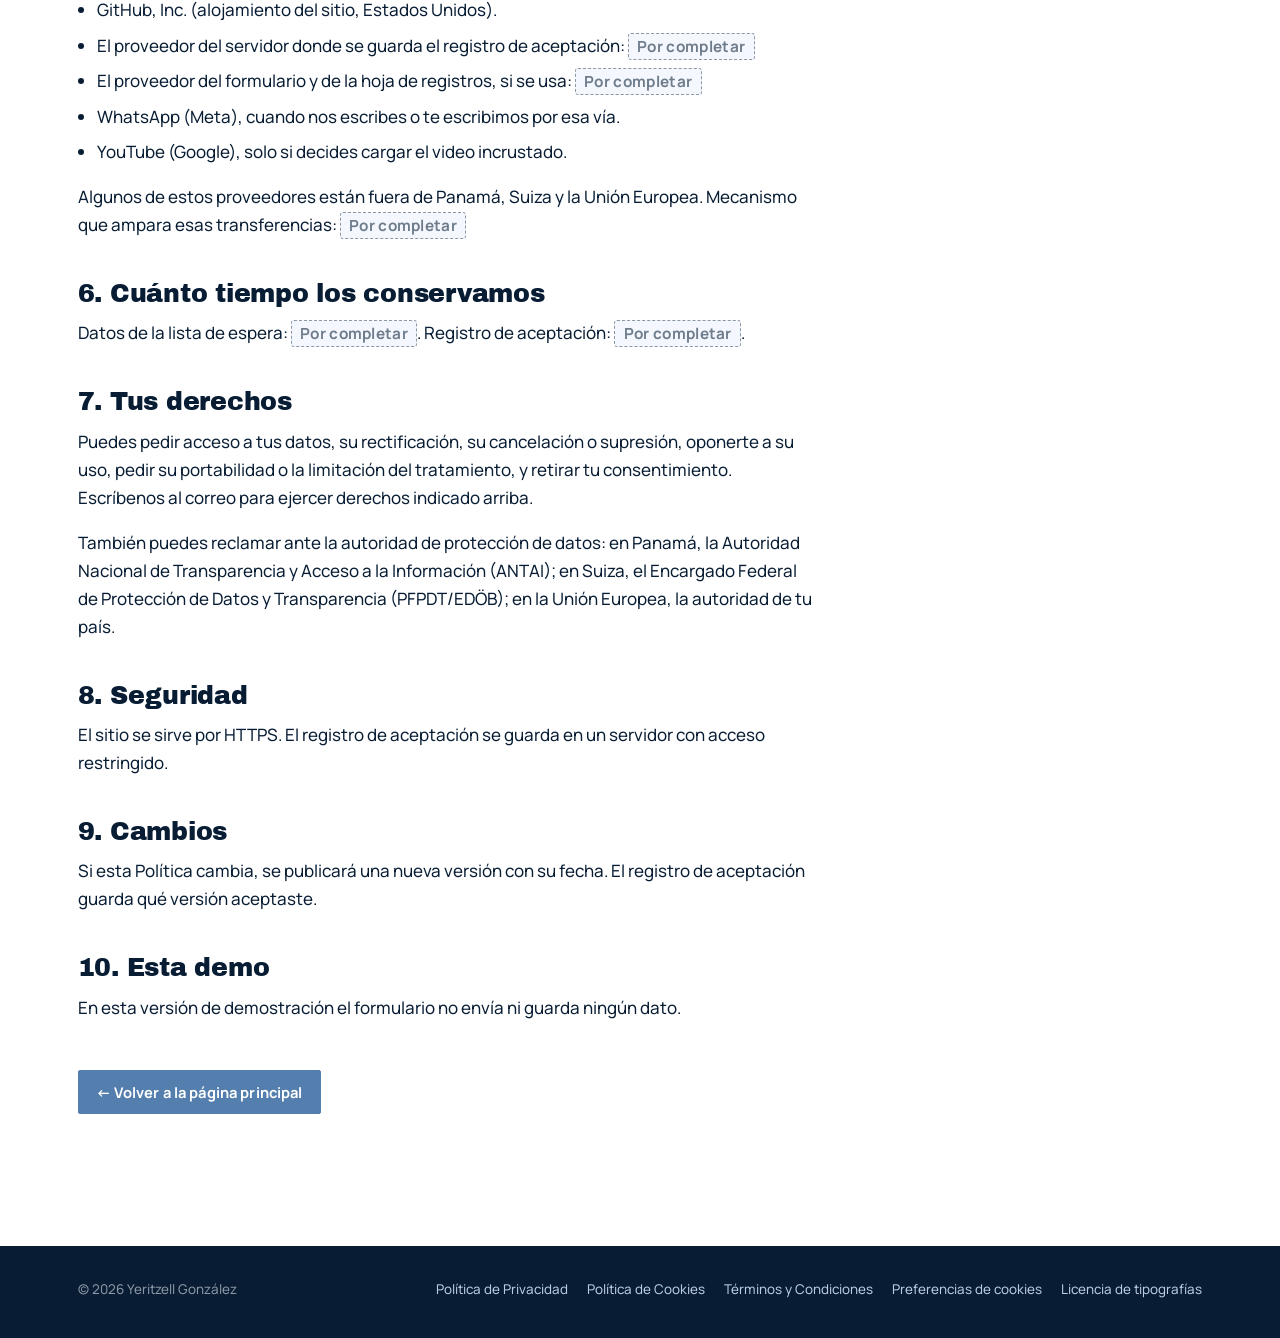
<file: privacidad.html>
<!doctype html>
<html lang="es" class="no-js">
<head>
<meta charset="utf-8">
<meta name="viewport" content="width=device-width, initial-scale=1, viewport-fit=cover">
<title>Política de Privacidad — Yeritzell González</title>
<meta name="description" content="Política de Privacidad">
<meta name="robots" content="noindex, nofollow, noarchive">
<meta name="theme-color" content="#081D34">
<meta name="referrer" content="strict-origin-when-cross-origin">
<link rel="canonical" href="https://jorgeeke-source.github.io/demo-k7q2mx9r/privacidad.html">
<link rel="alternate" hreflang="es" href="https://jorgeeke-source.github.io/demo-k7q2mx9r/privacidad.html">
<link rel="alternate" hreflang="en" href="https://jorgeeke-source.github.io/demo-k7q2mx9r/en/privacy.html">
<link rel="alternate" hreflang="de" href="https://jorgeeke-source.github.io/demo-k7q2mx9r/de/datenschutz.html">
<link rel="alternate" hreflang="x-default" href="https://jorgeeke-source.github.io/demo-k7q2mx9r/privacidad.html">
<meta property="og:type" content="website">
<meta property="og:site_name" content="Yeritzell González">
<meta property="og:title" content="Política de Privacidad — Yeritzell González">
<meta property="og:description" content="Política de Privacidad">
<meta property="og:url" content="https://jorgeeke-source.github.io/demo-k7q2mx9r/privacidad.html">
<meta property="og:image" content="https://jorgeeke-source.github.io/demo-k7q2mx9r/assets/og/og-es.jpg">
<meta property="og:image:width" content="1200">
<meta property="og:image:height" content="630">
<meta property="og:locale" content="es_PA">
<meta name="twitter:card" content="summary_large_image">
<meta name="twitter:title" content="Política de Privacidad — Yeritzell González">
<meta name="twitter:description" content="Política de Privacidad">
<meta name="twitter:image" content="https://jorgeeke-source.github.io/demo-k7q2mx9r/assets/og/og-es.jpg">
<link rel="icon" href="assets/icons/favicon.svg" type="image/svg+xml">
<link rel="icon" href="assets/icons/favicon-32.png" sizes="32x32" type="image/png">
<link rel="apple-touch-icon" href="assets/icons/apple-touch-icon.png">
<link rel="preload" href="assets/fonts/ArchivoBlack-Regular.woff2" as="font" type="font/woff2" crossorigin>
<link rel="preload" href="assets/fonts/Manrope-Variable.woff2" as="font" type="font/woff2" crossorigin>
<link rel="stylesheet" href="assets/css/styles.css?v=20261025">

</head>
<body>
<a class="skip" href="#main">Saltar al contenido</a>
<header class="nav" data-solid>
  <div class="wrap">
    <a class="brand" href="index.html">Yeritzell<span>.</span> González</a>
    <ul class="nav-links"><li><a href="index.html#problema">El problema</a></li><li><a href="index.html#quien">Quién es</a></li><li><a href="index.html#metodologia">Metodología</a></li><li><a href="index.html#conferencia">Conferencia</a></li><li><a href="index.html#lista">Lista de espera</a></li></ul>
    <nav class="lang" aria-label="Idioma / Language / Sprache"><a href="privacidad.html" hreflang="es" lang="es" aria-current="true" title="Español">ES</a><a href="en/privacy.html" hreflang="en" lang="en" aria-current="false" title="English">EN</a><a href="de/datenschutz.html" hreflang="de" lang="de" aria-current="false" title="Deutsch">DE</a></nav>
    <a class="btn btn--sm" href="index.html#lista">Quiero entrar a la lista</a>
  </div>
</header>

<main id="main">
  <section class="legal-hero">
    <div class="wrap">
      <h1>Política de Privacidad</h1>
      <p>Versión 2026-10-25 · Borrador sujeto a revisión legal.</p>
    </div>
  </section>
  <section class="legal">
    <div class="wrap"><article class="doc">
<h2>1. Quién es responsable de tus datos</h2>
<ul>
<li>Responsable: Yeritzell González — nombre completo o razón social: <span class="blank">Por completar</span></li>
<li>Domicilio: <span class="blank">Por completar</span></li>
<li>Correo para ejercer tus derechos: <span class="blank">Por completar</span> (contacto previsto: <a href="mailto:yeritzell@gyp-seguros.com">yeritzell@gyp-seguros.com</a>)</li>
<li>WhatsApp de contacto: +507 6930 6663</li>
</ul>

<h2>2. Qué datos tratamos</h2>
<p><strong>Cuando te registras en la lista de espera:</strong> nombre, número de WhatsApp, años en seguros, tu mayor dificultad (y el texto que escribas en «Otro») y, si lo das, tu correo electrónico, que es opcional.</p>
<p><strong>Registro de aceptación:</strong> para poder demostrar que aceptaste los Términos y Condiciones y esta Política, se guarda la fecha y la hora exactas con su zona horaria, la <strong>dirección IP</strong> desde la que enviaste el formulario (tomada en el servidor), la versión y la huella digital (hash SHA-256) del texto que aceptaste, el idioma de la página, el estado de cada casilla y el tipo de navegador.</p>
<p><strong>Al visitar la web:</strong> el sitio está alojado en <strong>GitHub Pages</strong> (GitHub, Inc., Estados Unidos). Como cualquier servidor web, GitHub recibe tu dirección IP y datos técnicos de la conexión para poder mostrarte la página y proteger el servicio. Esta web no usa analítica ni píxeles de seguimiento.</p>
<p><strong>En tu navegador:</strong> se guarda tu elección sobre cookies (ver la <a href="cookies.html">Política de Cookies</a>).</p>

<h2>3. Para qué los usamos</h2>
<ul>
<li>Gestionar tu lugar en la lista de espera.</li>
<li>Darte acceso al eBook <em>Metodología del Agente Exitoso</em>.</li>
<li>Escribirte por WhatsApp o por correo sobre la lista de espera y las próximas conferencias.</li>
<li>Conservar la prueba de tu aceptación de los textos legales.</li>
<li>Mantener el sitio disponible y seguro.</li>
</ul>

<h2>4. Base para tratarlos</h2>
<p>Tu consentimiento, que das al marcar las casillas del formulario. Puedes retirarlo cuando quieras escribiendo al correo para ejercer derechos; retirarlo no afecta a lo hecho antes. La prueba de la aceptación y la seguridad del sitio se basan en el interés en poder demostrar el consentimiento y en proteger el servicio.</p>

<h2>5. Quién puede recibir tus datos</h2>
<ul>
<li>GitHub, Inc. (alojamiento del sitio, Estados Unidos).</li>
<li>El proveedor del servidor donde se guarda el registro de aceptación: <span class="blank">Por completar</span></li>
<li>El proveedor del formulario y de la hoja de registros, si se usa: <span class="blank">Por completar</span></li>
<li>WhatsApp (Meta), cuando nos escribes o te escribimos por esa vía.</li>
<li>YouTube (Google), solo si decides cargar el video incrustado.</li>
</ul>
<p>Algunos de estos proveedores están fuera de Panamá, Suiza y la Unión Europea. Mecanismo que ampara esas transferencias: <span class="blank">Por completar</span></p>

<h2>6. Cuánto tiempo los conservamos</h2>
<p>Datos de la lista de espera: <span class="blank">Por completar</span>. Registro de aceptación: <span class="blank">Por completar</span>.</p>

<h2>7. Tus derechos</h2>
<p>Puedes pedir acceso a tus datos, su rectificación, su cancelación o supresión, oponerte a su uso, pedir su portabilidad o la limitación del tratamiento, y retirar tu consentimiento. Escríbenos al correo para ejercer derechos indicado arriba.</p>
<p>También puedes reclamar ante la autoridad de protección de datos: en Panamá, la Autoridad Nacional de Transparencia y Acceso a la Información (ANTAI); en Suiza, el Encargado Federal de Protección de Datos y Transparencia (PFPDT/EDÖB); en la Unión Europea, la autoridad de tu país.</p>

<h2>8. Seguridad</h2>
<p>El sitio se sirve por HTTPS. El registro de aceptación se guarda en un servidor con acceso restringido.</p>

<h2>9. Cambios</h2>
<p>Si esta Política cambia, se publicará una nueva versión con su fecha. El registro de aceptación guarda qué versión aceptaste.</p>

<h2>10. Esta demo</h2>
<p>En esta versión de demostración el formulario no envía ni guarda ningún dato.</p>

      <p style="margin-top:3rem"><a class="btn btn--sm" href="index.html">← Volver a la página principal</a></p>
    </article></div>
  </section>
</main>
<div class="legal-footer"><div class="wrap"><footer class="footer"><span class="copy">© 2026 Yeritzell González</span><nav aria-label="Legal">
      <a href="privacidad.html">Política de Privacidad</a>
      <a href="cookies.html">Política de Cookies</a>
      <a href="terminos.html">Términos y Condiciones</a>
      <button type="button" data-cookie-prefs>Preferencias de cookies</button>
      <a href="assets/fonts/OFL.txt">Licencia de tipografías</a>
    </nav></footer></div></div>
<div class="cookie" id="cookie" role="dialog" aria-modal="false" aria-labelledby="ck-h" hidden>
  <h2 id="ck-h">Tu privacidad</h2>
  <p>Esta web solo usa lo necesario para funcionar. El video de YouTube es opcional y no se carga sin tu permiso. Más información en la <a href="cookies.html">Política de Cookies</a>.</p>
  <div class="cookie-cats" hidden>
    <label class="cookie-cat"><input type="checkbox" checked disabled><span><strong>Necesarias</strong>Siempre activas. Guardan tu elección de privacidad en este navegador.</span></label>
    <label class="cookie-cat"><input type="checkbox" id="ck-media"><span><strong>Multimedia externa (YouTube)</strong>Permite cargar el video incrustado. YouTube recibe tu IP y puede usar cookies.</span></label>
  </div>
  <div class="cookie-actions">
    <button type="button" class="btn btn--choice" data-ck="reject">Rechazar</button>
    <button type="button" class="btn btn--choice" data-ck="accept">Aceptar</button>
    <button type="button" class="btn btn--ghost" data-ck="save" hidden style="grid-column:1/-1">Guardar selección</button>
    <button type="button" class="link" data-ck="settings" aria-expanded="false">Configurar</button>
  </div>
</div>

<script>window.__YG_I18N__ = {"form": {"errTitle": "Revisa estos puntos:", "errName": "Escribe tu nombre.", "errWa": "Escribe tu número de WhatsApp.", "errWaFormat": "El número de WhatsApp no parece válido (solo dígitos, con código de país).", "errEmail": "El correo no parece válido.", "errYears": "Elige tus años en seguros.", "errDiff": "Elige tu mayor dificultad.", "errOther": "Describe tu dificultad en el campo «Otro».", "errTerms": "Para continuar, acepta los Términos y Condiciones.", "errPrivacy": "Para continuar, acepta la Política de Privacidad."}};</script>
<script defer src="assets/js/main.js?v=20261025"></script>

</body>
</html>
</file>
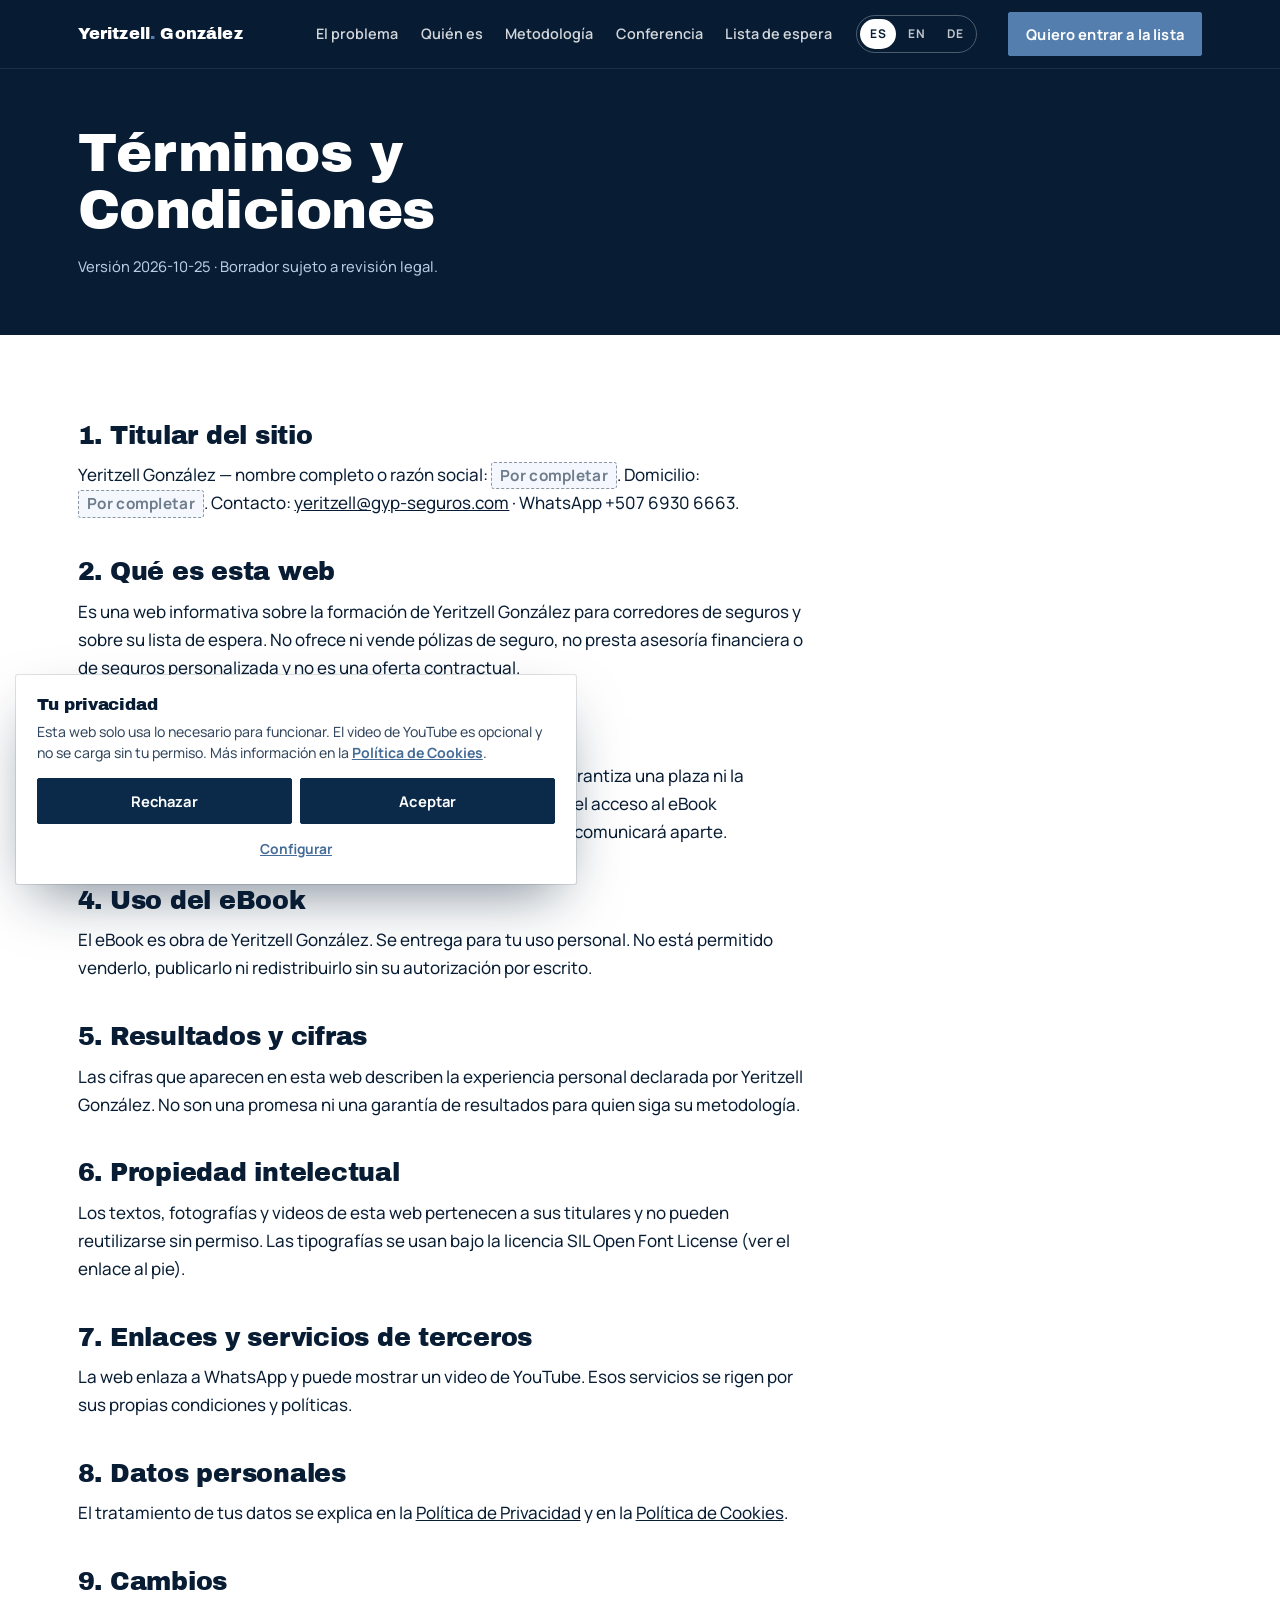
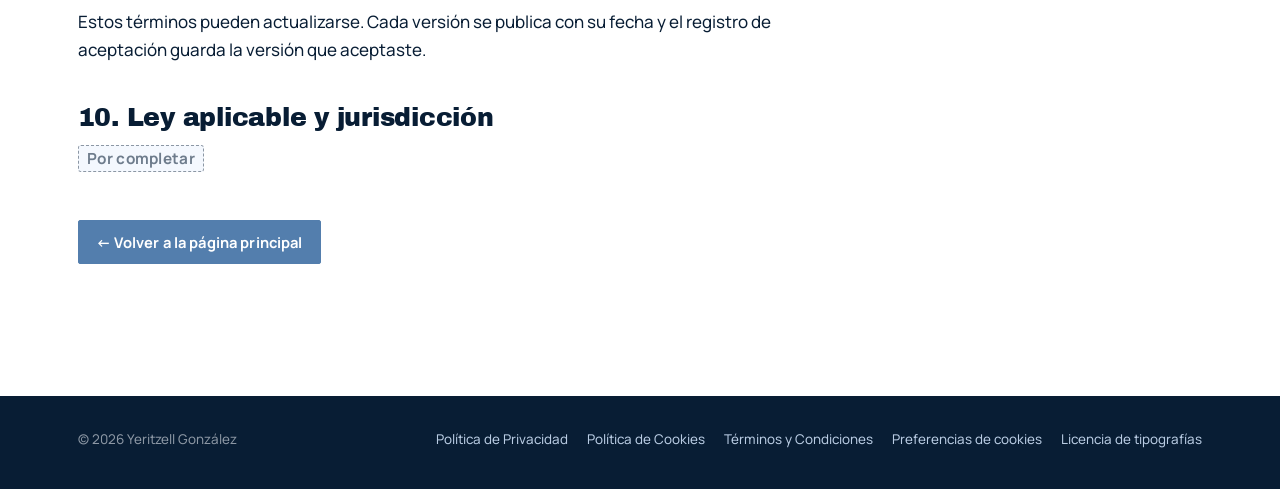
<file: terminos.html>
<!doctype html>
<html lang="es" class="no-js">
<head>
<meta charset="utf-8">
<meta name="viewport" content="width=device-width, initial-scale=1, viewport-fit=cover">
<title>Términos y Condiciones — Yeritzell González</title>
<meta name="description" content="Términos y Condiciones">
<meta name="robots" content="noindex, nofollow, noarchive">
<meta name="theme-color" content="#081D34">
<meta name="referrer" content="strict-origin-when-cross-origin">
<link rel="canonical" href="https://jorgeeke-source.github.io/demo-k7q2mx9r/terminos.html">
<link rel="alternate" hreflang="es" href="https://jorgeeke-source.github.io/demo-k7q2mx9r/terminos.html">
<link rel="alternate" hreflang="en" href="https://jorgeeke-source.github.io/demo-k7q2mx9r/en/terms.html">
<link rel="alternate" hreflang="de" href="https://jorgeeke-source.github.io/demo-k7q2mx9r/de/nutzungsbedingungen.html">
<link rel="alternate" hreflang="x-default" href="https://jorgeeke-source.github.io/demo-k7q2mx9r/terminos.html">
<meta property="og:type" content="website">
<meta property="og:site_name" content="Yeritzell González">
<meta property="og:title" content="Términos y Condiciones — Yeritzell González">
<meta property="og:description" content="Términos y Condiciones">
<meta property="og:url" content="https://jorgeeke-source.github.io/demo-k7q2mx9r/terminos.html">
<meta property="og:image" content="https://jorgeeke-source.github.io/demo-k7q2mx9r/assets/og/og-es.jpg">
<meta property="og:image:width" content="1200">
<meta property="og:image:height" content="630">
<meta property="og:locale" content="es_PA">
<meta name="twitter:card" content="summary_large_image">
<meta name="twitter:title" content="Términos y Condiciones — Yeritzell González">
<meta name="twitter:description" content="Términos y Condiciones">
<meta name="twitter:image" content="https://jorgeeke-source.github.io/demo-k7q2mx9r/assets/og/og-es.jpg">
<link rel="icon" href="assets/icons/favicon.svg" type="image/svg+xml">
<link rel="icon" href="assets/icons/favicon-32.png" sizes="32x32" type="image/png">
<link rel="apple-touch-icon" href="assets/icons/apple-touch-icon.png">
<link rel="preload" href="assets/fonts/ArchivoBlack-Regular.woff2" as="font" type="font/woff2" crossorigin>
<link rel="preload" href="assets/fonts/Manrope-Variable.woff2" as="font" type="font/woff2" crossorigin>
<link rel="stylesheet" href="assets/css/styles.css?v=20261025">

</head>
<body>
<a class="skip" href="#main">Saltar al contenido</a>
<header class="nav" data-solid>
  <div class="wrap">
    <a class="brand" href="index.html">Yeritzell<span>.</span> González</a>
    <ul class="nav-links"><li><a href="index.html#problema">El problema</a></li><li><a href="index.html#quien">Quién es</a></li><li><a href="index.html#metodologia">Metodología</a></li><li><a href="index.html#conferencia">Conferencia</a></li><li><a href="index.html#lista">Lista de espera</a></li></ul>
    <nav class="lang" aria-label="Idioma / Language / Sprache"><a href="terminos.html" hreflang="es" lang="es" aria-current="true" title="Español">ES</a><a href="en/terms.html" hreflang="en" lang="en" aria-current="false" title="English">EN</a><a href="de/nutzungsbedingungen.html" hreflang="de" lang="de" aria-current="false" title="Deutsch">DE</a></nav>
    <a class="btn btn--sm" href="index.html#lista">Quiero entrar a la lista</a>
  </div>
</header>

<main id="main">
  <section class="legal-hero">
    <div class="wrap">
      <h1>Términos y Condiciones</h1>
      <p>Versión 2026-10-25 · Borrador sujeto a revisión legal.</p>
    </div>
  </section>
  <section class="legal">
    <div class="wrap"><article class="doc">
<h2>1. Titular del sitio</h2>
<p>Yeritzell González — nombre completo o razón social: <span class="blank">Por completar</span>. Domicilio: <span class="blank">Por completar</span>. Contacto: <a href="mailto:yeritzell@gyp-seguros.com">yeritzell@gyp-seguros.com</a> · WhatsApp +507 6930 6663.</p>

<h2>2. Qué es esta web</h2>
<p>Es una web informativa sobre la formación de Yeritzell González para corredores de seguros y sobre su lista de espera. No ofrece ni vende pólizas de seguro, no presta asesoría financiera o de seguros personalizada y no es una oferta contractual.</p>

<h2>3. Lista de espera</h2>
<p>Inscribirte es gratuito y no te obliga a nada. Entrar a la lista no garantiza una plaza ni la contratación de ningún servicio. Lo que recibes al registrarte es el acceso al eBook <em>Metodología del Agente Exitoso</em>; cualquier otra propuesta se te comunicará aparte.</p>

<h2>4. Uso del eBook</h2>
<p>El eBook es obra de Yeritzell González. Se entrega para tu uso personal. No está permitido venderlo, publicarlo ni redistribuirlo sin su autorización por escrito.</p>

<h2>5. Resultados y cifras</h2>
<p>Las cifras que aparecen en esta web describen la experiencia personal declarada por Yeritzell González. No son una promesa ni una garantía de resultados para quien siga su metodología.</p>

<h2>6. Propiedad intelectual</h2>
<p>Los textos, fotografías y videos de esta web pertenecen a sus titulares y no pueden reutilizarse sin permiso. Las tipografías se usan bajo la licencia SIL Open Font License (ver el enlace al pie).</p>

<h2>7. Enlaces y servicios de terceros</h2>
<p>La web enlaza a WhatsApp y puede mostrar un video de YouTube. Esos servicios se rigen por sus propias condiciones y políticas.</p>

<h2>8. Datos personales</h2>
<p>El tratamiento de tus datos se explica en la <a href="privacidad.html">Política de Privacidad</a> y en la <a href="cookies.html">Política de Cookies</a>.</p>

<h2>9. Cambios</h2>
<p>Estos términos pueden actualizarse. Cada versión se publica con su fecha y el registro de aceptación guarda la versión que aceptaste.</p>

<h2>10. Ley aplicable y jurisdicción</h2>
<p><span class="blank">Por completar</span></p>

      <p style="margin-top:3rem"><a class="btn btn--sm" href="index.html">← Volver a la página principal</a></p>
    </article></div>
  </section>
</main>
<div class="legal-footer"><div class="wrap"><footer class="footer"><span class="copy">© 2026 Yeritzell González</span><nav aria-label="Legal">
      <a href="privacidad.html">Política de Privacidad</a>
      <a href="cookies.html">Política de Cookies</a>
      <a href="terminos.html">Términos y Condiciones</a>
      <button type="button" data-cookie-prefs>Preferencias de cookies</button>
      <a href="assets/fonts/OFL.txt">Licencia de tipografías</a>
    </nav></footer></div></div>
<div class="cookie" id="cookie" role="dialog" aria-modal="false" aria-labelledby="ck-h" hidden>
  <h2 id="ck-h">Tu privacidad</h2>
  <p>Esta web solo usa lo necesario para funcionar. El video de YouTube es opcional y no se carga sin tu permiso. Más información en la <a href="cookies.html">Política de Cookies</a>.</p>
  <div class="cookie-cats" hidden>
    <label class="cookie-cat"><input type="checkbox" checked disabled><span><strong>Necesarias</strong>Siempre activas. Guardan tu elección de privacidad en este navegador.</span></label>
    <label class="cookie-cat"><input type="checkbox" id="ck-media"><span><strong>Multimedia externa (YouTube)</strong>Permite cargar el video incrustado. YouTube recibe tu IP y puede usar cookies.</span></label>
  </div>
  <div class="cookie-actions">
    <button type="button" class="btn btn--choice" data-ck="reject">Rechazar</button>
    <button type="button" class="btn btn--choice" data-ck="accept">Aceptar</button>
    <button type="button" class="btn btn--ghost" data-ck="save" hidden style="grid-column:1/-1">Guardar selección</button>
    <button type="button" class="link" data-ck="settings" aria-expanded="false">Configurar</button>
  </div>
</div>

<script>window.__YG_I18N__ = {"form": {"errTitle": "Revisa estos puntos:", "errName": "Escribe tu nombre.", "errWa": "Escribe tu número de WhatsApp.", "errWaFormat": "El número de WhatsApp no parece válido (solo dígitos, con código de país).", "errEmail": "El correo no parece válido.", "errYears": "Elige tus años en seguros.", "errDiff": "Elige tu mayor dificultad.", "errOther": "Describe tu dificultad en el campo «Otro».", "errTerms": "Para continuar, acepta los Términos y Condiciones.", "errPrivacy": "Para continuar, acepta la Política de Privacidad."}};</script>
<script defer src="assets/js/main.js?v=20261025"></script>

</body>
</html>
</file>
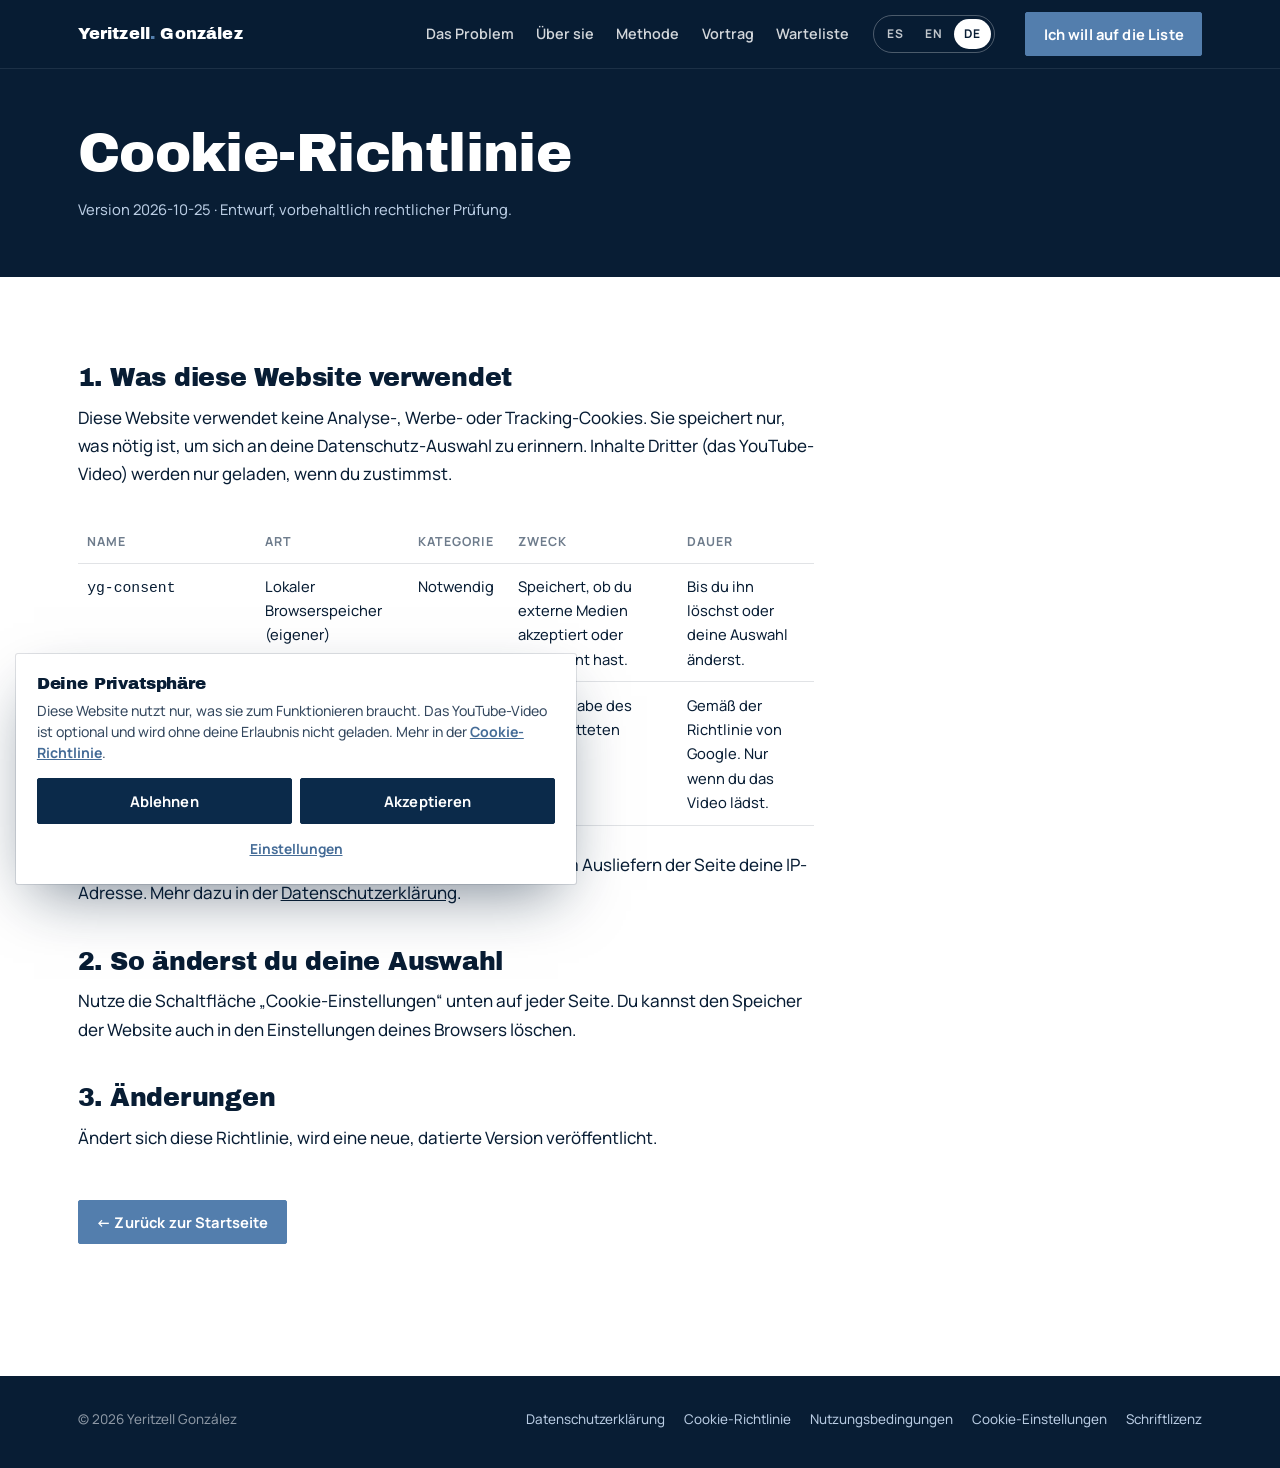
<file: de/cookies.html>
<!doctype html>
<html lang="de" class="no-js">
<head>
<meta charset="utf-8">
<meta name="viewport" content="width=device-width, initial-scale=1, viewport-fit=cover">
<title>Cookie-Richtlinie — Yeritzell González</title>
<meta name="description" content="Cookie-Richtlinie">
<meta name="robots" content="noindex, nofollow, noarchive">
<meta name="theme-color" content="#081D34">
<meta name="referrer" content="strict-origin-when-cross-origin">
<link rel="canonical" href="https://jorgeeke-source.github.io/demo-k7q2mx9r/de/cookies.html">
<link rel="alternate" hreflang="es" href="https://jorgeeke-source.github.io/demo-k7q2mx9r/cookies.html">
<link rel="alternate" hreflang="en" href="https://jorgeeke-source.github.io/demo-k7q2mx9r/en/cookies.html">
<link rel="alternate" hreflang="de" href="https://jorgeeke-source.github.io/demo-k7q2mx9r/de/cookies.html">
<link rel="alternate" hreflang="x-default" href="https://jorgeeke-source.github.io/demo-k7q2mx9r/cookies.html">
<meta property="og:type" content="website">
<meta property="og:site_name" content="Yeritzell González">
<meta property="og:title" content="Cookie-Richtlinie — Yeritzell González">
<meta property="og:description" content="Cookie-Richtlinie">
<meta property="og:url" content="https://jorgeeke-source.github.io/demo-k7q2mx9r/de/cookies.html">
<meta property="og:image" content="https://jorgeeke-source.github.io/demo-k7q2mx9r/assets/og/og-de.jpg">
<meta property="og:image:width" content="1200">
<meta property="og:image:height" content="630">
<meta property="og:locale" content="de_CH">
<meta name="twitter:card" content="summary_large_image">
<meta name="twitter:title" content="Cookie-Richtlinie — Yeritzell González">
<meta name="twitter:description" content="Cookie-Richtlinie">
<meta name="twitter:image" content="https://jorgeeke-source.github.io/demo-k7q2mx9r/assets/og/og-de.jpg">
<link rel="icon" href="../assets/icons/favicon.svg" type="image/svg+xml">
<link rel="icon" href="../assets/icons/favicon-32.png" sizes="32x32" type="image/png">
<link rel="apple-touch-icon" href="../assets/icons/apple-touch-icon.png">
<link rel="preload" href="../assets/fonts/ArchivoBlack-Regular.woff2" as="font" type="font/woff2" crossorigin>
<link rel="preload" href="../assets/fonts/Manrope-Variable.woff2" as="font" type="font/woff2" crossorigin>
<link rel="stylesheet" href="../assets/css/styles.css?v=20261025">

</head>
<body>
<a class="skip" href="#main">Zum Inhalt springen</a>
<header class="nav" data-solid>
  <div class="wrap">
    <a class="brand" href="../de/index.html">Yeritzell<span>.</span> González</a>
    <ul class="nav-links"><li><a href="../de/index.html#problema">Das Problem</a></li><li><a href="../de/index.html#quien">Über sie</a></li><li><a href="../de/index.html#metodologia">Methode</a></li><li><a href="../de/index.html#conferencia">Vortrag</a></li><li><a href="../de/index.html#lista">Warteliste</a></li></ul>
    <nav class="lang" aria-label="Idioma / Language / Sprache"><a href="../cookies.html" hreflang="es" lang="es" aria-current="false" title="Español">ES</a><a href="../en/cookies.html" hreflang="en" lang="en" aria-current="false" title="English">EN</a><a href="../de/cookies.html" hreflang="de" lang="de" aria-current="true" title="Deutsch">DE</a></nav>
    <a class="btn btn--sm" href="../de/index.html#lista">Ich will auf die Liste</a>
  </div>
</header>

<main id="main">
  <section class="legal-hero">
    <div class="wrap">
      <h1>Cookie-Richtlinie</h1>
      <p>Version 2026-10-25 · Entwurf, vorbehaltlich rechtlicher Prüfung.</p>
    </div>
  </section>
  <section class="legal">
    <div class="wrap"><article class="doc">
<h2>1. Was diese Website verwendet</h2>
<p>Diese Website verwendet keine Analyse-, Werbe- oder Tracking-Cookies. Sie speichert nur, was nötig ist, um sich an deine Datenschutz-Auswahl zu erinnern. Inhalte Dritter (das YouTube-Video) werden nur geladen, wenn du zustimmst.</p>
<div class="table-scroll"><table>
<thead><tr><th>Name</th><th>Art</th><th>Kategorie</th><th>Zweck</th><th>Dauer</th></tr></thead>
<tbody>
<tr><td><code>yg-consent</code></td><td>Lokaler Browserspeicher (eigener)</td><td>Notwendig</td><td>Speichert, ob du externe Medien akzeptiert oder abgelehnt hast.</td><td>Bis du ihn löschst oder deine Auswahl änderst.</td></tr>
<tr><td>Cookies und Speicher von YouTube (Google), Domain youtube-nocookie.com</td><td>Drittanbieter</td><td>Externe Medien</td><td>Wiedergabe des eingebetteten Videos.</td><td>Gemäß der Richtlinie von Google. Nur wenn du das Video lädst.</td></tr>
</tbody></table></div>
<p>Der Hoster (GitHub Pages) setzt keine Cookies, erhält aber beim Ausliefern der Seite deine IP-Adresse. Mehr dazu in der <a href="../de/datenschutz.html">Datenschutzerklärung</a>.</p>

<h2>2. So änderst du deine Auswahl</h2>
<p>Nutze die Schaltfläche „Cookie-Einstellungen“ unten auf jeder Seite. Du kannst den Speicher der Website auch in den Einstellungen deines Browsers löschen.</p>

<h2>3. Änderungen</h2>
<p>Ändert sich diese Richtlinie, wird eine neue, datierte Version veröffentlicht.</p>

      <p style="margin-top:3rem"><a class="btn btn--sm" href="../de/index.html">← Zurück zur Startseite</a></p>
    </article></div>
  </section>
</main>
<div class="legal-footer"><div class="wrap"><footer class="footer"><span class="copy">© 2026 Yeritzell González</span><nav aria-label="Legal">
      <a href="../de/datenschutz.html">Datenschutzerklärung</a>
      <a href="../de/cookies.html">Cookie-Richtlinie</a>
      <a href="../de/nutzungsbedingungen.html">Nutzungsbedingungen</a>
      <button type="button" data-cookie-prefs>Cookie-Einstellungen</button>
      <a href="../assets/fonts/OFL.txt">Schriftlizenz</a>
    </nav></footer></div></div>
<div class="cookie" id="cookie" role="dialog" aria-modal="false" aria-labelledby="ck-h" hidden>
  <h2 id="ck-h">Deine Privatsphäre</h2>
  <p>Diese Website nutzt nur, was sie zum Funktionieren braucht. Das YouTube-Video ist optional und wird ohne deine Erlaubnis nicht geladen. Mehr in der <a href="../de/cookies.html">Cookie-Richtlinie</a>.</p>
  <div class="cookie-cats" hidden>
    <label class="cookie-cat"><input type="checkbox" checked disabled><span><strong>Notwendig</strong>Immer aktiv. Speichern deine Datenschutz-Auswahl in diesem Browser.</span></label>
    <label class="cookie-cat"><input type="checkbox" id="ck-media"><span><strong>Externe Medien (YouTube)</strong>Erlaubt das Laden des eingebetteten Videos. YouTube erhält deine IP und kann Cookies verwenden.</span></label>
  </div>
  <div class="cookie-actions">
    <button type="button" class="btn btn--choice" data-ck="reject">Ablehnen</button>
    <button type="button" class="btn btn--choice" data-ck="accept">Akzeptieren</button>
    <button type="button" class="btn btn--ghost" data-ck="save" hidden style="grid-column:1/-1">Auswahl speichern</button>
    <button type="button" class="link" data-ck="settings" aria-expanded="false">Einstellungen</button>
  </div>
</div>

<script>window.__YG_I18N__ = {"form": {"errTitle": "Bitte prüfe Folgendes:", "errName": "Gib deinen Namen ein.", "errWa": "Gib deine WhatsApp-Nummer ein.", "errWaFormat": "Die WhatsApp-Nummer scheint ungültig zu sein (nur Ziffern, mit Ländervorwahl).", "errEmail": "Die E-Mail-Adresse scheint ungültig zu sein.", "errYears": "Wähle deine Jahre in der Branche.", "errDiff": "Wähle deine größte Schwierigkeit.", "errOther": "Beschreib deine Schwierigkeit im Feld „Anderes“.", "errTerms": "Um fortzufahren, akzeptiere die Nutzungsbedingungen.", "errPrivacy": "Um fortzufahren, akzeptiere die Datenschutzerklärung."}};</script>
<script defer src="../assets/js/main.js?v=20261025"></script>

</body>
</html>
</file>
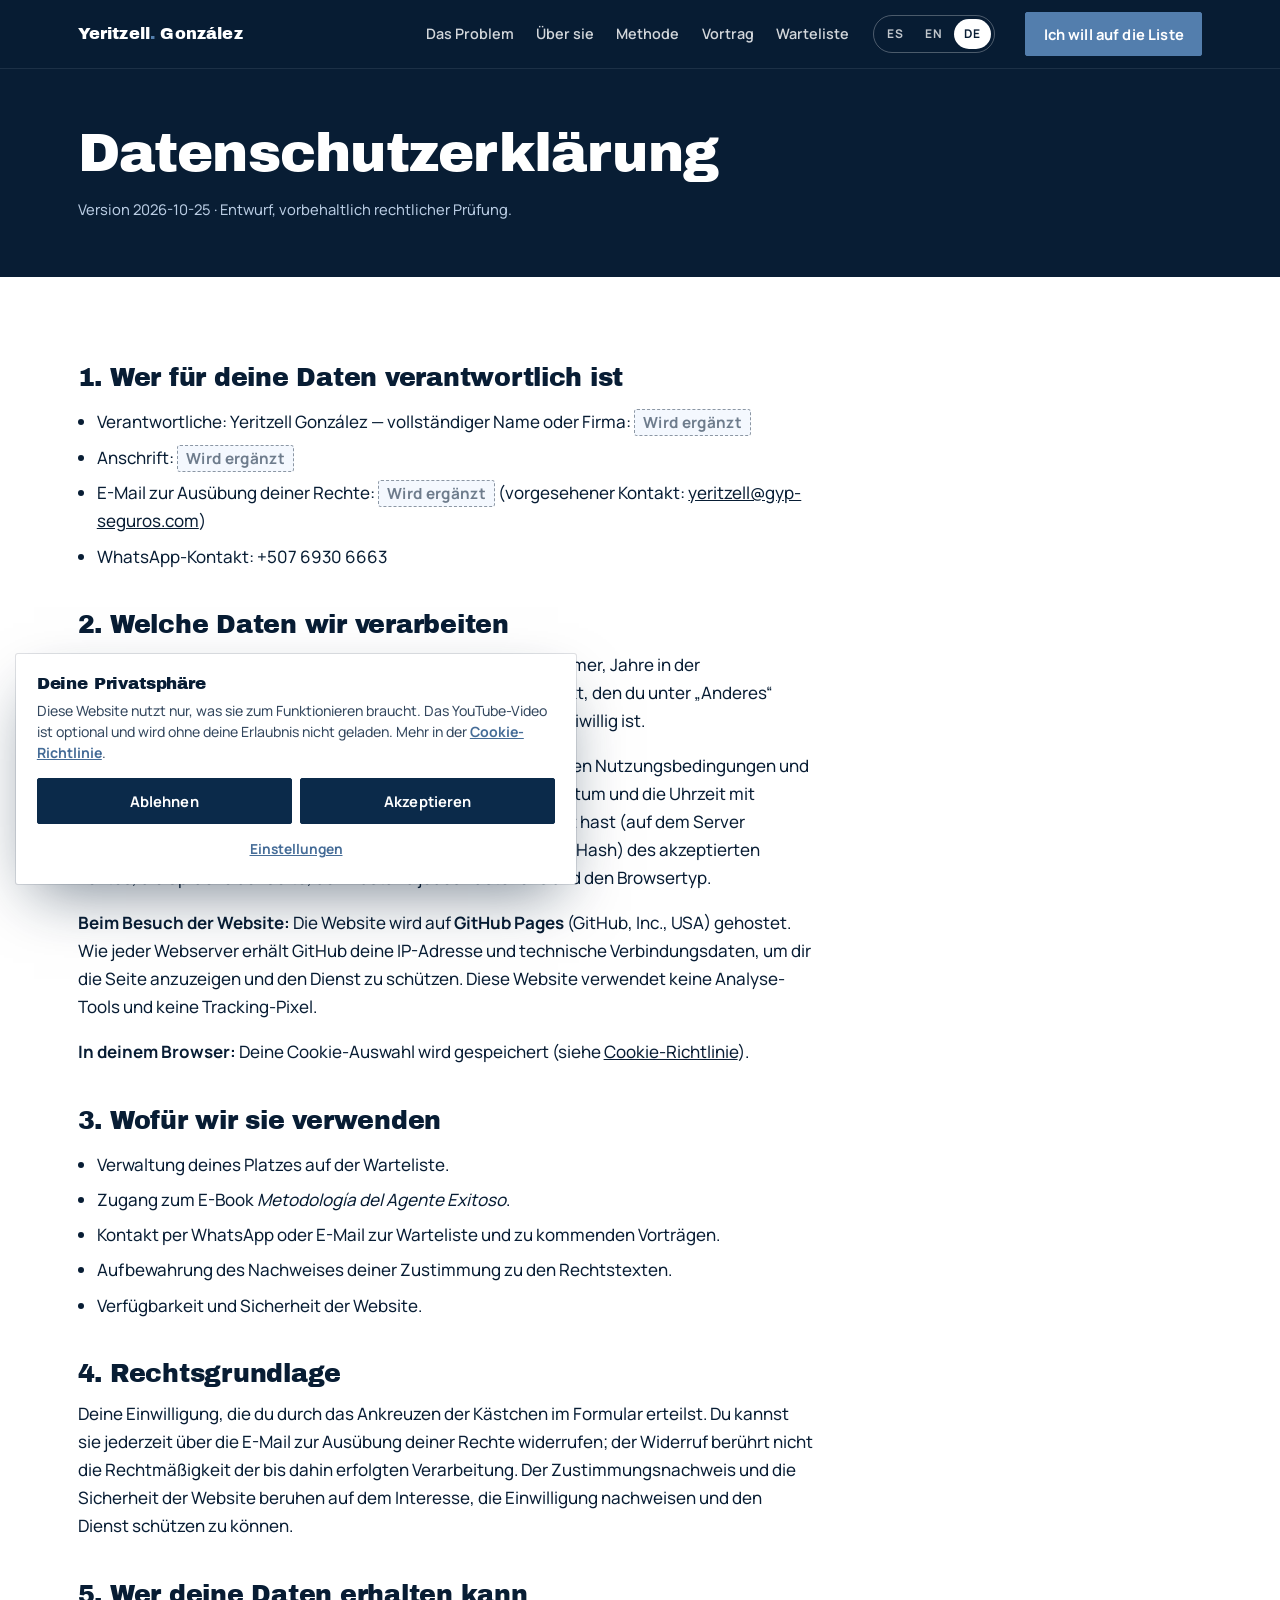
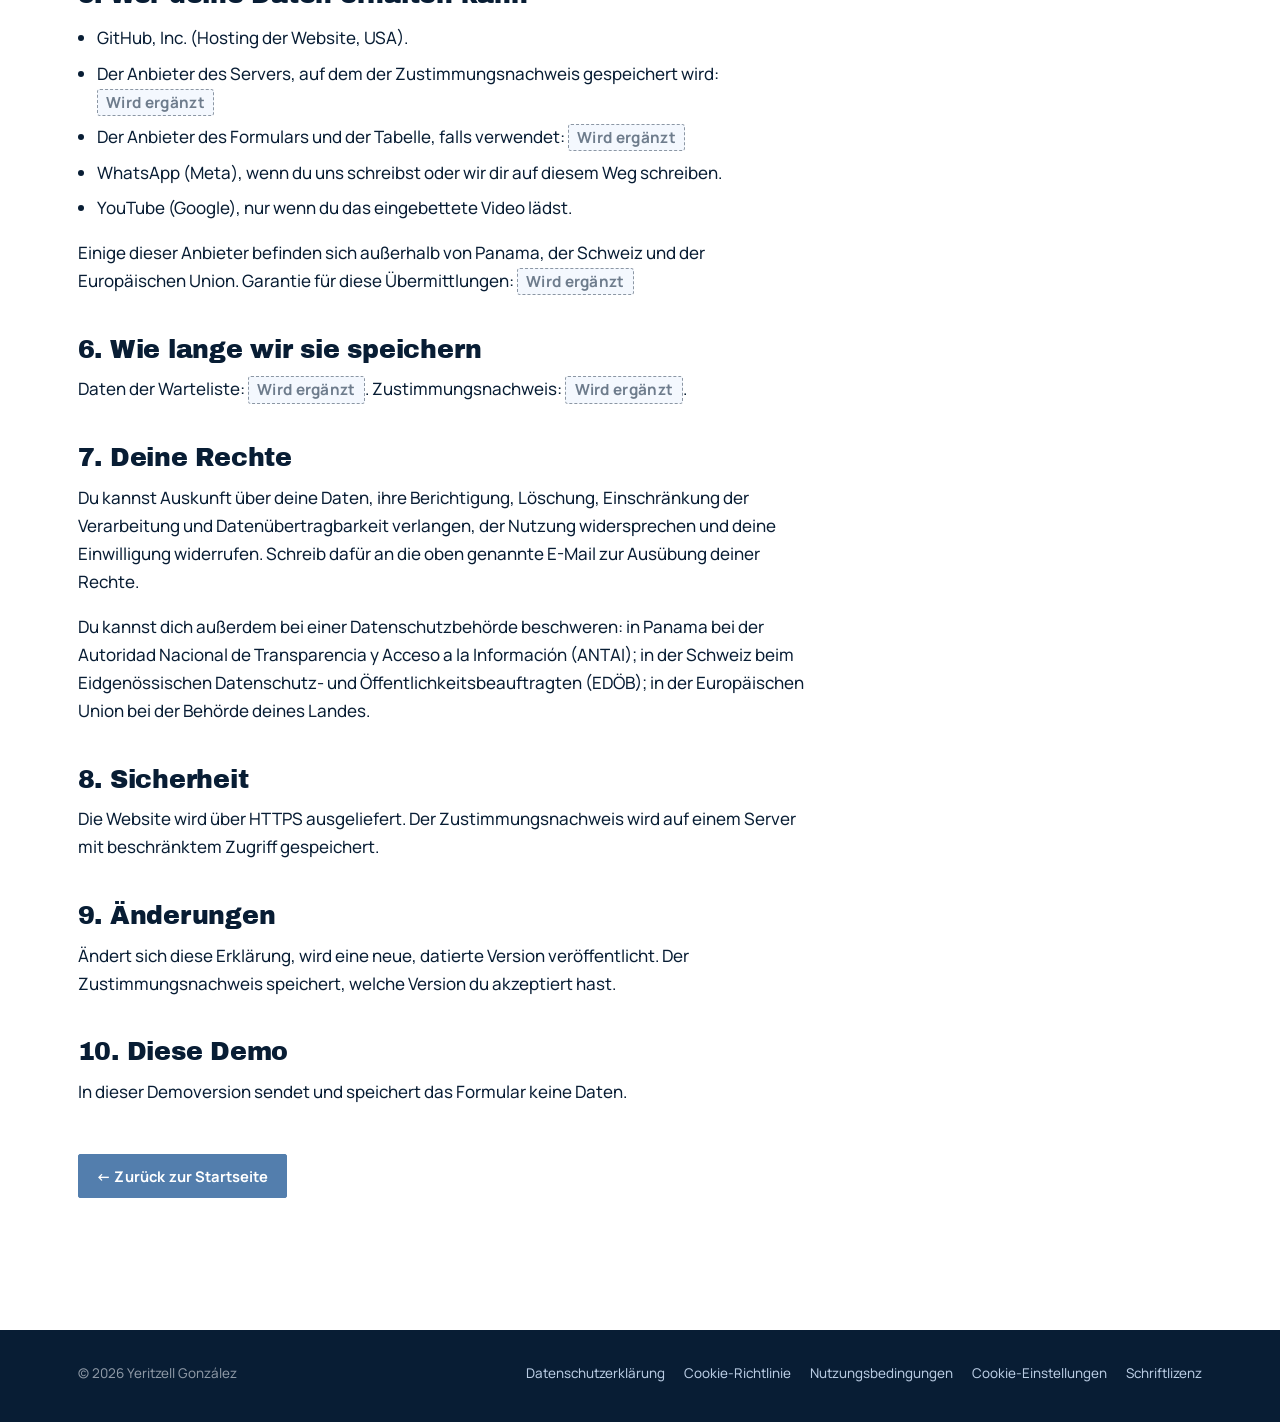
<file: de/datenschutz.html>
<!doctype html>
<html lang="de" class="no-js">
<head>
<meta charset="utf-8">
<meta name="viewport" content="width=device-width, initial-scale=1, viewport-fit=cover">
<title>Datenschutzerklärung — Yeritzell González</title>
<meta name="description" content="Datenschutzerklärung">
<meta name="robots" content="noindex, nofollow, noarchive">
<meta name="theme-color" content="#081D34">
<meta name="referrer" content="strict-origin-when-cross-origin">
<link rel="canonical" href="https://jorgeeke-source.github.io/demo-k7q2mx9r/de/datenschutz.html">
<link rel="alternate" hreflang="es" href="https://jorgeeke-source.github.io/demo-k7q2mx9r/privacidad.html">
<link rel="alternate" hreflang="en" href="https://jorgeeke-source.github.io/demo-k7q2mx9r/en/privacy.html">
<link rel="alternate" hreflang="de" href="https://jorgeeke-source.github.io/demo-k7q2mx9r/de/datenschutz.html">
<link rel="alternate" hreflang="x-default" href="https://jorgeeke-source.github.io/demo-k7q2mx9r/privacidad.html">
<meta property="og:type" content="website">
<meta property="og:site_name" content="Yeritzell González">
<meta property="og:title" content="Datenschutzerklärung — Yeritzell González">
<meta property="og:description" content="Datenschutzerklärung">
<meta property="og:url" content="https://jorgeeke-source.github.io/demo-k7q2mx9r/de/datenschutz.html">
<meta property="og:image" content="https://jorgeeke-source.github.io/demo-k7q2mx9r/assets/og/og-de.jpg">
<meta property="og:image:width" content="1200">
<meta property="og:image:height" content="630">
<meta property="og:locale" content="de_CH">
<meta name="twitter:card" content="summary_large_image">
<meta name="twitter:title" content="Datenschutzerklärung — Yeritzell González">
<meta name="twitter:description" content="Datenschutzerklärung">
<meta name="twitter:image" content="https://jorgeeke-source.github.io/demo-k7q2mx9r/assets/og/og-de.jpg">
<link rel="icon" href="../assets/icons/favicon.svg" type="image/svg+xml">
<link rel="icon" href="../assets/icons/favicon-32.png" sizes="32x32" type="image/png">
<link rel="apple-touch-icon" href="../assets/icons/apple-touch-icon.png">
<link rel="preload" href="../assets/fonts/ArchivoBlack-Regular.woff2" as="font" type="font/woff2" crossorigin>
<link rel="preload" href="../assets/fonts/Manrope-Variable.woff2" as="font" type="font/woff2" crossorigin>
<link rel="stylesheet" href="../assets/css/styles.css?v=20261025">

</head>
<body>
<a class="skip" href="#main">Zum Inhalt springen</a>
<header class="nav" data-solid>
  <div class="wrap">
    <a class="brand" href="../de/index.html">Yeritzell<span>.</span> González</a>
    <ul class="nav-links"><li><a href="../de/index.html#problema">Das Problem</a></li><li><a href="../de/index.html#quien">Über sie</a></li><li><a href="../de/index.html#metodologia">Methode</a></li><li><a href="../de/index.html#conferencia">Vortrag</a></li><li><a href="../de/index.html#lista">Warteliste</a></li></ul>
    <nav class="lang" aria-label="Idioma / Language / Sprache"><a href="../privacidad.html" hreflang="es" lang="es" aria-current="false" title="Español">ES</a><a href="../en/privacy.html" hreflang="en" lang="en" aria-current="false" title="English">EN</a><a href="../de/datenschutz.html" hreflang="de" lang="de" aria-current="true" title="Deutsch">DE</a></nav>
    <a class="btn btn--sm" href="../de/index.html#lista">Ich will auf die Liste</a>
  </div>
</header>

<main id="main">
  <section class="legal-hero">
    <div class="wrap">
      <h1>Datenschutzerklärung</h1>
      <p>Version 2026-10-25 · Entwurf, vorbehaltlich rechtlicher Prüfung.</p>
    </div>
  </section>
  <section class="legal">
    <div class="wrap"><article class="doc">
<h2>1. Wer für deine Daten verantwortlich ist</h2>
<ul>
<li>Verantwortliche: Yeritzell González — vollständiger Name oder Firma: <span class="blank">Wird ergänzt</span></li>
<li>Anschrift: <span class="blank">Wird ergänzt</span></li>
<li>E-Mail zur Ausübung deiner Rechte: <span class="blank">Wird ergänzt</span> (vorgesehener Kontakt: <a href="mailto:yeritzell@gyp-seguros.com">yeritzell@gyp-seguros.com</a>)</li>
<li>WhatsApp-Kontakt: +507 6930 6663</li>
</ul>

<h2>2. Welche Daten wir verarbeiten</h2>
<p><strong>Wenn du dich auf die Warteliste setzt:</strong> Name, WhatsApp-Nummer, Jahre in der Versicherungsbranche, deine größte Schwierigkeit (und den Text, den du unter „Anderes“ schreibst) sowie, falls angegeben, deine E-Mail-Adresse, die freiwillig ist.</p>
<p><strong>Zustimmungsnachweis:</strong> Um nachweisen zu können, dass du den Nutzungsbedingungen und dieser Erklärung zugestimmt hast, speichern wir das genaue Datum und die Uhrzeit mit Zeitzone, die <strong>IP-Adresse</strong>, von der aus du das Formular gesendet hast (auf dem Server erfasst), die Version und den digitalen Fingerabdruck (SHA-256-Hash) des akzeptierten Textes, die Sprache der Seite, den Zustand jedes Kästchens und den Browsertyp.</p>
<p><strong>Beim Besuch der Website:</strong> Die Website wird auf <strong>GitHub Pages</strong> (GitHub, Inc., USA) gehostet. Wie jeder Webserver erhält GitHub deine IP-Adresse und technische Verbindungsdaten, um dir die Seite anzuzeigen und den Dienst zu schützen. Diese Website verwendet keine Analyse-Tools und keine Tracking-Pixel.</p>
<p><strong>In deinem Browser:</strong> Deine Cookie-Auswahl wird gespeichert (siehe <a href="../de/cookies.html">Cookie-Richtlinie</a>).</p>

<h2>3. Wofür wir sie verwenden</h2>
<ul>
<li>Verwaltung deines Platzes auf der Warteliste.</li>
<li>Zugang zum E-Book <em>Metodología del Agente Exitoso</em>.</li>
<li>Kontakt per WhatsApp oder E-Mail zur Warteliste und zu kommenden Vorträgen.</li>
<li>Aufbewahrung des Nachweises deiner Zustimmung zu den Rechtstexten.</li>
<li>Verfügbarkeit und Sicherheit der Website.</li>
</ul>

<h2>4. Rechtsgrundlage</h2>
<p>Deine Einwilligung, die du durch das Ankreuzen der Kästchen im Formular erteilst. Du kannst sie jederzeit über die E-Mail zur Ausübung deiner Rechte widerrufen; der Widerruf berührt nicht die Rechtmäßigkeit der bis dahin erfolgten Verarbeitung. Der Zustimmungsnachweis und die Sicherheit der Website beruhen auf dem Interesse, die Einwilligung nachweisen und den Dienst schützen zu können.</p>

<h2>5. Wer deine Daten erhalten kann</h2>
<ul>
<li>GitHub, Inc. (Hosting der Website, USA).</li>
<li>Der Anbieter des Servers, auf dem der Zustimmungsnachweis gespeichert wird: <span class="blank">Wird ergänzt</span></li>
<li>Der Anbieter des Formulars und der Tabelle, falls verwendet: <span class="blank">Wird ergänzt</span></li>
<li>WhatsApp (Meta), wenn du uns schreibst oder wir dir auf diesem Weg schreiben.</li>
<li>YouTube (Google), nur wenn du das eingebettete Video lädst.</li>
</ul>
<p>Einige dieser Anbieter befinden sich außerhalb von Panama, der Schweiz und der Europäischen Union. Garantie für diese Übermittlungen: <span class="blank">Wird ergänzt</span></p>

<h2>6. Wie lange wir sie speichern</h2>
<p>Daten der Warteliste: <span class="blank">Wird ergänzt</span>. Zustimmungsnachweis: <span class="blank">Wird ergänzt</span>.</p>

<h2>7. Deine Rechte</h2>
<p>Du kannst Auskunft über deine Daten, ihre Berichtigung, Löschung, Einschränkung der Verarbeitung und Datenübertragbarkeit verlangen, der Nutzung widersprechen und deine Einwilligung widerrufen. Schreib dafür an die oben genannte E-Mail zur Ausübung deiner Rechte.</p>
<p>Du kannst dich außerdem bei einer Datenschutzbehörde beschweren: in Panama bei der Autoridad Nacional de Transparencia y Acceso a la Información (ANTAI); in der Schweiz beim Eidgenössischen Datenschutz- und Öffentlichkeitsbeauftragten (EDÖB); in der Europäischen Union bei der Behörde deines Landes.</p>

<h2>8. Sicherheit</h2>
<p>Die Website wird über HTTPS ausgeliefert. Der Zustimmungsnachweis wird auf einem Server mit beschränktem Zugriff gespeichert.</p>

<h2>9. Änderungen</h2>
<p>Ändert sich diese Erklärung, wird eine neue, datierte Version veröffentlicht. Der Zustimmungsnachweis speichert, welche Version du akzeptiert hast.</p>

<h2>10. Diese Demo</h2>
<p>In dieser Demoversion sendet und speichert das Formular keine Daten.</p>

      <p style="margin-top:3rem"><a class="btn btn--sm" href="../de/index.html">← Zurück zur Startseite</a></p>
    </article></div>
  </section>
</main>
<div class="legal-footer"><div class="wrap"><footer class="footer"><span class="copy">© 2026 Yeritzell González</span><nav aria-label="Legal">
      <a href="../de/datenschutz.html">Datenschutzerklärung</a>
      <a href="../de/cookies.html">Cookie-Richtlinie</a>
      <a href="../de/nutzungsbedingungen.html">Nutzungsbedingungen</a>
      <button type="button" data-cookie-prefs>Cookie-Einstellungen</button>
      <a href="../assets/fonts/OFL.txt">Schriftlizenz</a>
    </nav></footer></div></div>
<div class="cookie" id="cookie" role="dialog" aria-modal="false" aria-labelledby="ck-h" hidden>
  <h2 id="ck-h">Deine Privatsphäre</h2>
  <p>Diese Website nutzt nur, was sie zum Funktionieren braucht. Das YouTube-Video ist optional und wird ohne deine Erlaubnis nicht geladen. Mehr in der <a href="../de/cookies.html">Cookie-Richtlinie</a>.</p>
  <div class="cookie-cats" hidden>
    <label class="cookie-cat"><input type="checkbox" checked disabled><span><strong>Notwendig</strong>Immer aktiv. Speichern deine Datenschutz-Auswahl in diesem Browser.</span></label>
    <label class="cookie-cat"><input type="checkbox" id="ck-media"><span><strong>Externe Medien (YouTube)</strong>Erlaubt das Laden des eingebetteten Videos. YouTube erhält deine IP und kann Cookies verwenden.</span></label>
  </div>
  <div class="cookie-actions">
    <button type="button" class="btn btn--choice" data-ck="reject">Ablehnen</button>
    <button type="button" class="btn btn--choice" data-ck="accept">Akzeptieren</button>
    <button type="button" class="btn btn--ghost" data-ck="save" hidden style="grid-column:1/-1">Auswahl speichern</button>
    <button type="button" class="link" data-ck="settings" aria-expanded="false">Einstellungen</button>
  </div>
</div>

<script>window.__YG_I18N__ = {"form": {"errTitle": "Bitte prüfe Folgendes:", "errName": "Gib deinen Namen ein.", "errWa": "Gib deine WhatsApp-Nummer ein.", "errWaFormat": "Die WhatsApp-Nummer scheint ungültig zu sein (nur Ziffern, mit Ländervorwahl).", "errEmail": "Die E-Mail-Adresse scheint ungültig zu sein.", "errYears": "Wähle deine Jahre in der Branche.", "errDiff": "Wähle deine größte Schwierigkeit.", "errOther": "Beschreib deine Schwierigkeit im Feld „Anderes“.", "errTerms": "Um fortzufahren, akzeptiere die Nutzungsbedingungen.", "errPrivacy": "Um fortzufahren, akzeptiere die Datenschutzerklärung."}};</script>
<script defer src="../assets/js/main.js?v=20261025"></script>

</body>
</html>
</file>
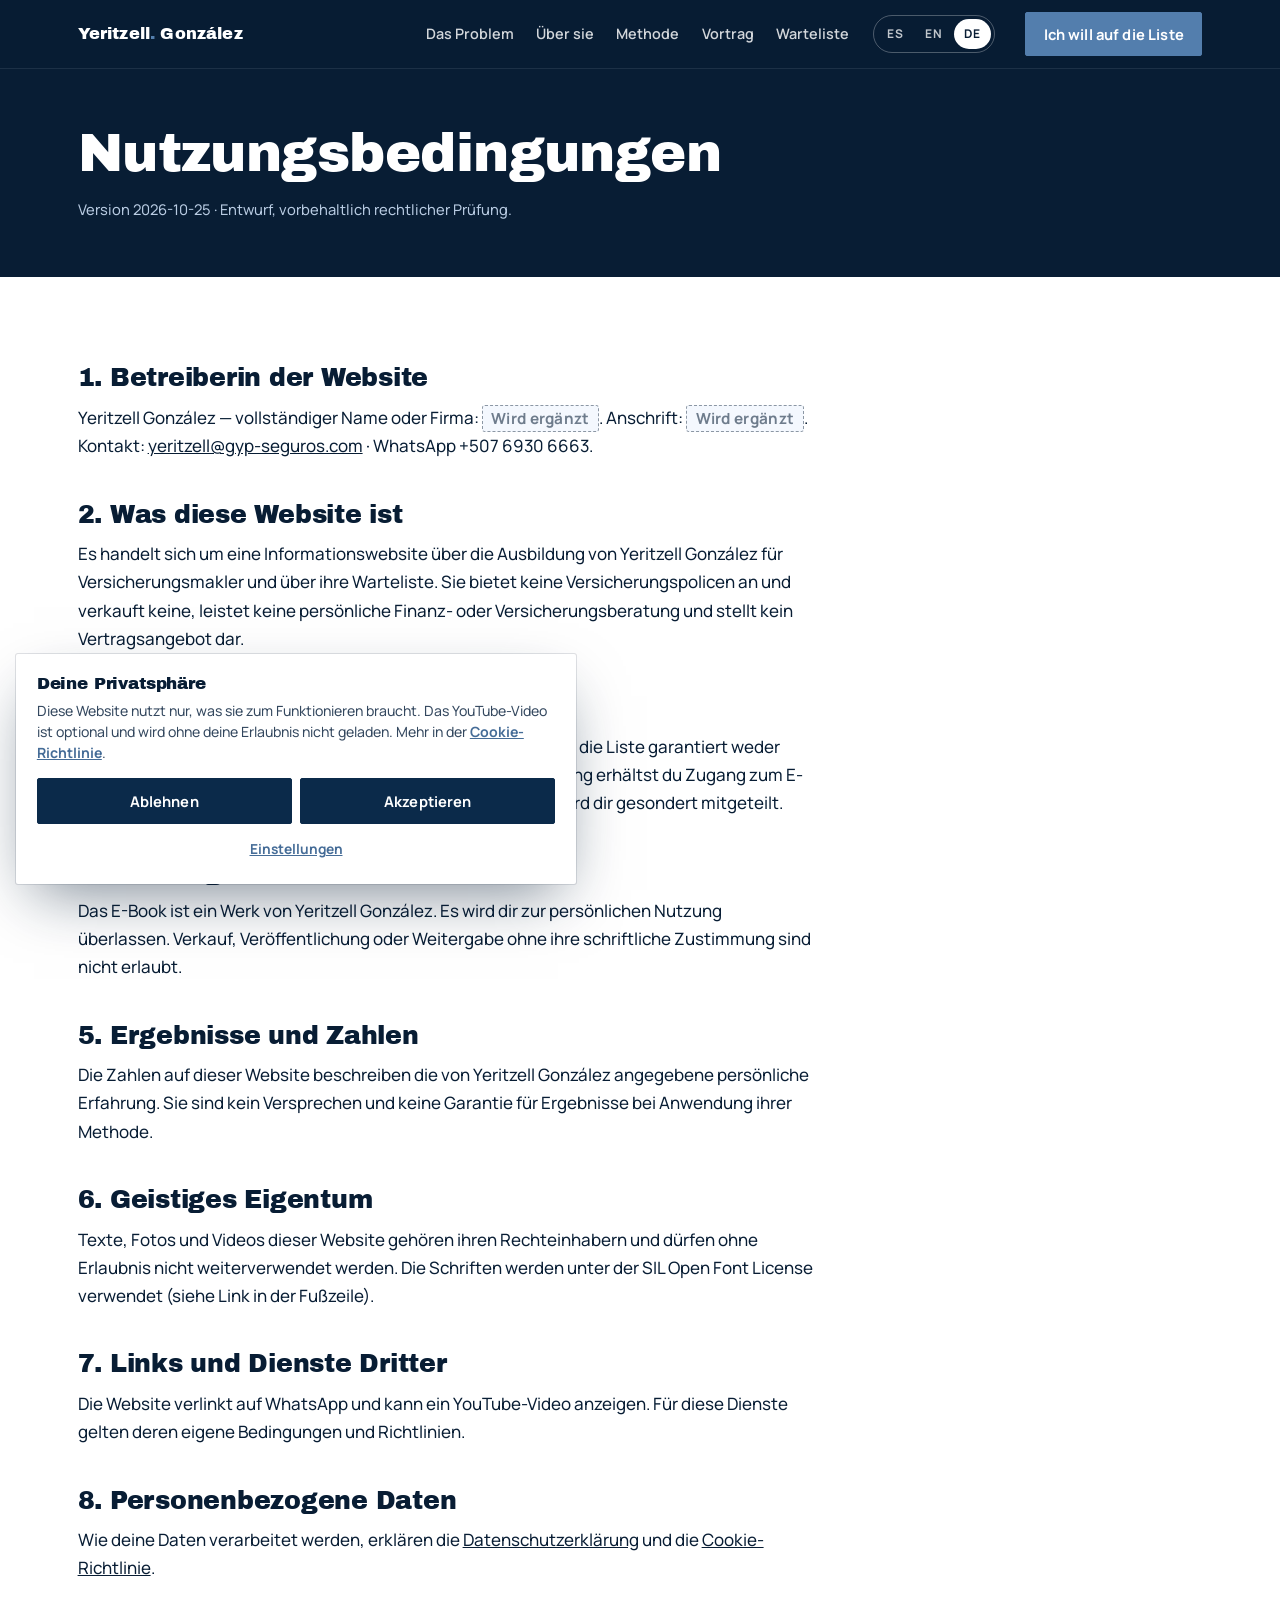
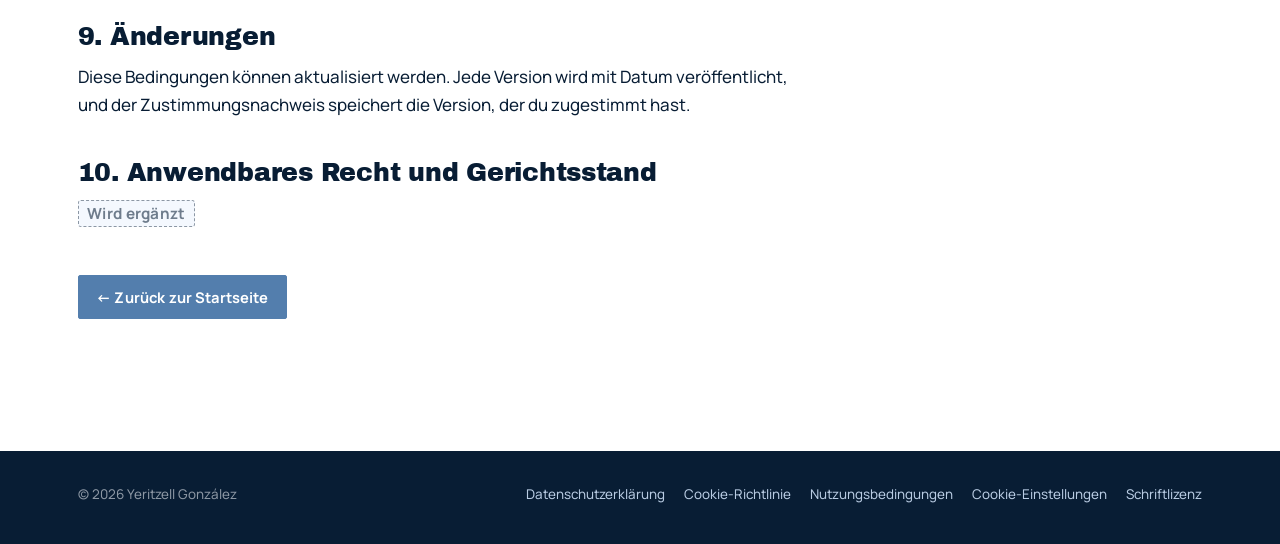
<file: de/nutzungsbedingungen.html>
<!doctype html>
<html lang="de" class="no-js">
<head>
<meta charset="utf-8">
<meta name="viewport" content="width=device-width, initial-scale=1, viewport-fit=cover">
<title>Nutzungsbedingungen — Yeritzell González</title>
<meta name="description" content="Nutzungsbedingungen">
<meta name="robots" content="noindex, nofollow, noarchive">
<meta name="theme-color" content="#081D34">
<meta name="referrer" content="strict-origin-when-cross-origin">
<link rel="canonical" href="https://jorgeeke-source.github.io/demo-k7q2mx9r/de/nutzungsbedingungen.html">
<link rel="alternate" hreflang="es" href="https://jorgeeke-source.github.io/demo-k7q2mx9r/terminos.html">
<link rel="alternate" hreflang="en" href="https://jorgeeke-source.github.io/demo-k7q2mx9r/en/terms.html">
<link rel="alternate" hreflang="de" href="https://jorgeeke-source.github.io/demo-k7q2mx9r/de/nutzungsbedingungen.html">
<link rel="alternate" hreflang="x-default" href="https://jorgeeke-source.github.io/demo-k7q2mx9r/terminos.html">
<meta property="og:type" content="website">
<meta property="og:site_name" content="Yeritzell González">
<meta property="og:title" content="Nutzungsbedingungen — Yeritzell González">
<meta property="og:description" content="Nutzungsbedingungen">
<meta property="og:url" content="https://jorgeeke-source.github.io/demo-k7q2mx9r/de/nutzungsbedingungen.html">
<meta property="og:image" content="https://jorgeeke-source.github.io/demo-k7q2mx9r/assets/og/og-de.jpg">
<meta property="og:image:width" content="1200">
<meta property="og:image:height" content="630">
<meta property="og:locale" content="de_CH">
<meta name="twitter:card" content="summary_large_image">
<meta name="twitter:title" content="Nutzungsbedingungen — Yeritzell González">
<meta name="twitter:description" content="Nutzungsbedingungen">
<meta name="twitter:image" content="https://jorgeeke-source.github.io/demo-k7q2mx9r/assets/og/og-de.jpg">
<link rel="icon" href="../assets/icons/favicon.svg" type="image/svg+xml">
<link rel="icon" href="../assets/icons/favicon-32.png" sizes="32x32" type="image/png">
<link rel="apple-touch-icon" href="../assets/icons/apple-touch-icon.png">
<link rel="preload" href="../assets/fonts/ArchivoBlack-Regular.woff2" as="font" type="font/woff2" crossorigin>
<link rel="preload" href="../assets/fonts/Manrope-Variable.woff2" as="font" type="font/woff2" crossorigin>
<link rel="stylesheet" href="../assets/css/styles.css?v=20261025">

</head>
<body>
<a class="skip" href="#main">Zum Inhalt springen</a>
<header class="nav" data-solid>
  <div class="wrap">
    <a class="brand" href="../de/index.html">Yeritzell<span>.</span> González</a>
    <ul class="nav-links"><li><a href="../de/index.html#problema">Das Problem</a></li><li><a href="../de/index.html#quien">Über sie</a></li><li><a href="../de/index.html#metodologia">Methode</a></li><li><a href="../de/index.html#conferencia">Vortrag</a></li><li><a href="../de/index.html#lista">Warteliste</a></li></ul>
    <nav class="lang" aria-label="Idioma / Language / Sprache"><a href="../terminos.html" hreflang="es" lang="es" aria-current="false" title="Español">ES</a><a href="../en/terms.html" hreflang="en" lang="en" aria-current="false" title="English">EN</a><a href="../de/nutzungsbedingungen.html" hreflang="de" lang="de" aria-current="true" title="Deutsch">DE</a></nav>
    <a class="btn btn--sm" href="../de/index.html#lista">Ich will auf die Liste</a>
  </div>
</header>

<main id="main">
  <section class="legal-hero">
    <div class="wrap">
      <h1>Nutzungsbedingungen</h1>
      <p>Version 2026-10-25 · Entwurf, vorbehaltlich rechtlicher Prüfung.</p>
    </div>
  </section>
  <section class="legal">
    <div class="wrap"><article class="doc">
<h2>1. Betreiberin der Website</h2>
<p>Yeritzell González — vollständiger Name oder Firma: <span class="blank">Wird ergänzt</span>. Anschrift: <span class="blank">Wird ergänzt</span>. Kontakt: <a href="mailto:yeritzell@gyp-seguros.com">yeritzell@gyp-seguros.com</a> · WhatsApp +507 6930 6663.</p>

<h2>2. Was diese Website ist</h2>
<p>Es handelt sich um eine Informationswebsite über die Ausbildung von Yeritzell González für Versicherungsmakler und über ihre Warteliste. Sie bietet keine Versicherungspolicen an und verkauft keine, leistet keine persönliche Finanz- oder Versicherungsberatung und stellt kein Vertragsangebot dar.</p>

<h2>3. Warteliste</h2>
<p>Die Anmeldung ist kostenlos und unverbindlich. Die Aufnahme in die Liste garantiert weder einen Platz noch den Abschluss einer Leistung. Mit der Anmeldung erhältst du Zugang zum E-Book <em>Metodología del Agente Exitoso</em>; jedes weitere Angebot wird dir gesondert mitgeteilt.</p>

<h2>4. Nutzung des E-Books</h2>
<p>Das E-Book ist ein Werk von Yeritzell González. Es wird dir zur persönlichen Nutzung überlassen. Verkauf, Veröffentlichung oder Weitergabe ohne ihre schriftliche Zustimmung sind nicht erlaubt.</p>

<h2>5. Ergebnisse und Zahlen</h2>
<p>Die Zahlen auf dieser Website beschreiben die von Yeritzell González angegebene persönliche Erfahrung. Sie sind kein Versprechen und keine Garantie für Ergebnisse bei Anwendung ihrer Methode.</p>

<h2>6. Geistiges Eigentum</h2>
<p>Texte, Fotos und Videos dieser Website gehören ihren Rechteinhabern und dürfen ohne Erlaubnis nicht weiterverwendet werden. Die Schriften werden unter der SIL Open Font License verwendet (siehe Link in der Fußzeile).</p>

<h2>7. Links und Dienste Dritter</h2>
<p>Die Website verlinkt auf WhatsApp und kann ein YouTube-Video anzeigen. Für diese Dienste gelten deren eigene Bedingungen und Richtlinien.</p>

<h2>8. Personenbezogene Daten</h2>
<p>Wie deine Daten verarbeitet werden, erklären die <a href="../de/datenschutz.html">Datenschutzerklärung</a> und die <a href="../de/cookies.html">Cookie-Richtlinie</a>.</p>

<h2>9. Änderungen</h2>
<p>Diese Bedingungen können aktualisiert werden. Jede Version wird mit Datum veröffentlicht, und der Zustimmungsnachweis speichert die Version, der du zugestimmt hast.</p>

<h2>10. Anwendbares Recht und Gerichtsstand</h2>
<p><span class="blank">Wird ergänzt</span></p>

      <p style="margin-top:3rem"><a class="btn btn--sm" href="../de/index.html">← Zurück zur Startseite</a></p>
    </article></div>
  </section>
</main>
<div class="legal-footer"><div class="wrap"><footer class="footer"><span class="copy">© 2026 Yeritzell González</span><nav aria-label="Legal">
      <a href="../de/datenschutz.html">Datenschutzerklärung</a>
      <a href="../de/cookies.html">Cookie-Richtlinie</a>
      <a href="../de/nutzungsbedingungen.html">Nutzungsbedingungen</a>
      <button type="button" data-cookie-prefs>Cookie-Einstellungen</button>
      <a href="../assets/fonts/OFL.txt">Schriftlizenz</a>
    </nav></footer></div></div>
<div class="cookie" id="cookie" role="dialog" aria-modal="false" aria-labelledby="ck-h" hidden>
  <h2 id="ck-h">Deine Privatsphäre</h2>
  <p>Diese Website nutzt nur, was sie zum Funktionieren braucht. Das YouTube-Video ist optional und wird ohne deine Erlaubnis nicht geladen. Mehr in der <a href="../de/cookies.html">Cookie-Richtlinie</a>.</p>
  <div class="cookie-cats" hidden>
    <label class="cookie-cat"><input type="checkbox" checked disabled><span><strong>Notwendig</strong>Immer aktiv. Speichern deine Datenschutz-Auswahl in diesem Browser.</span></label>
    <label class="cookie-cat"><input type="checkbox" id="ck-media"><span><strong>Externe Medien (YouTube)</strong>Erlaubt das Laden des eingebetteten Videos. YouTube erhält deine IP und kann Cookies verwenden.</span></label>
  </div>
  <div class="cookie-actions">
    <button type="button" class="btn btn--choice" data-ck="reject">Ablehnen</button>
    <button type="button" class="btn btn--choice" data-ck="accept">Akzeptieren</button>
    <button type="button" class="btn btn--ghost" data-ck="save" hidden style="grid-column:1/-1">Auswahl speichern</button>
    <button type="button" class="link" data-ck="settings" aria-expanded="false">Einstellungen</button>
  </div>
</div>

<script>window.__YG_I18N__ = {"form": {"errTitle": "Bitte prüfe Folgendes:", "errName": "Gib deinen Namen ein.", "errWa": "Gib deine WhatsApp-Nummer ein.", "errWaFormat": "Die WhatsApp-Nummer scheint ungültig zu sein (nur Ziffern, mit Ländervorwahl).", "errEmail": "Die E-Mail-Adresse scheint ungültig zu sein.", "errYears": "Wähle deine Jahre in der Branche.", "errDiff": "Wähle deine größte Schwierigkeit.", "errOther": "Beschreib deine Schwierigkeit im Feld „Anderes“.", "errTerms": "Um fortzufahren, akzeptiere die Nutzungsbedingungen.", "errPrivacy": "Um fortzufahren, akzeptiere die Datenschutzerklärung."}};</script>
<script defer src="../assets/js/main.js?v=20261025"></script>

</body>
</html>
</file>
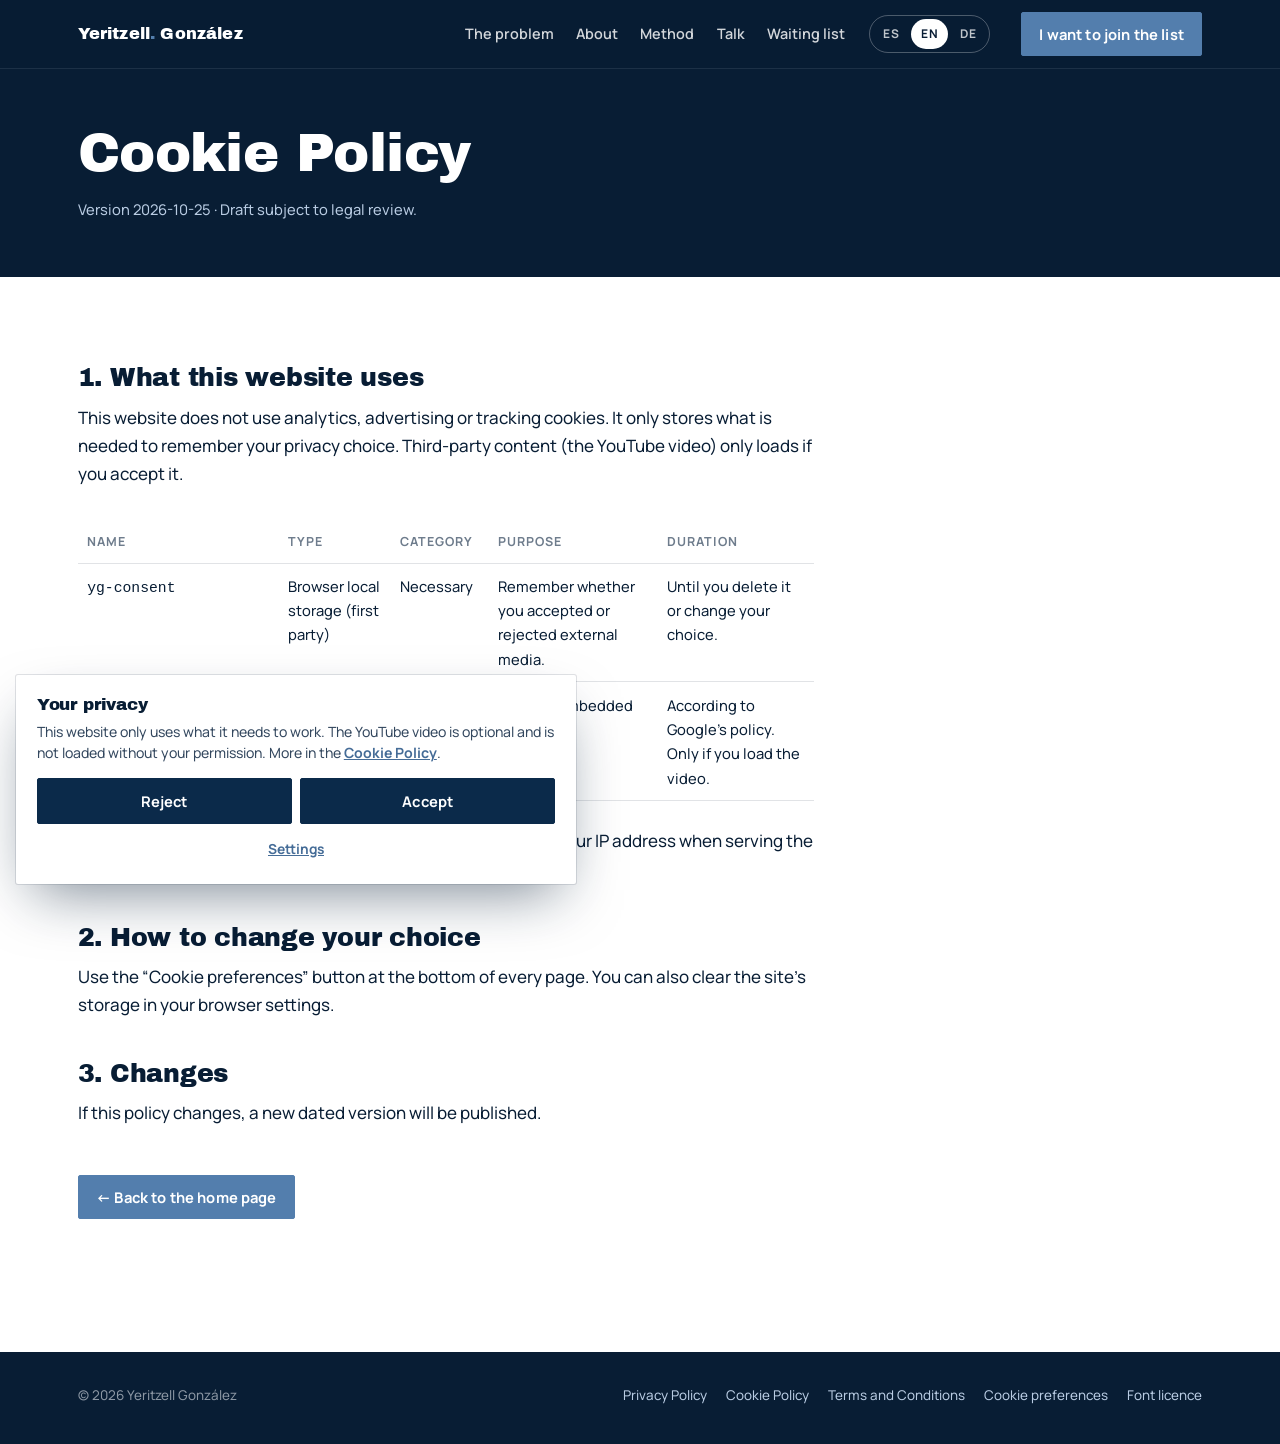
<file: en/cookies.html>
<!doctype html>
<html lang="en" class="no-js">
<head>
<meta charset="utf-8">
<meta name="viewport" content="width=device-width, initial-scale=1, viewport-fit=cover">
<title>Cookie Policy — Yeritzell González</title>
<meta name="description" content="Cookie Policy">
<meta name="robots" content="noindex, nofollow, noarchive">
<meta name="theme-color" content="#081D34">
<meta name="referrer" content="strict-origin-when-cross-origin">
<link rel="canonical" href="https://jorgeeke-source.github.io/demo-k7q2mx9r/en/cookies.html">
<link rel="alternate" hreflang="es" href="https://jorgeeke-source.github.io/demo-k7q2mx9r/cookies.html">
<link rel="alternate" hreflang="en" href="https://jorgeeke-source.github.io/demo-k7q2mx9r/en/cookies.html">
<link rel="alternate" hreflang="de" href="https://jorgeeke-source.github.io/demo-k7q2mx9r/de/cookies.html">
<link rel="alternate" hreflang="x-default" href="https://jorgeeke-source.github.io/demo-k7q2mx9r/cookies.html">
<meta property="og:type" content="website">
<meta property="og:site_name" content="Yeritzell González">
<meta property="og:title" content="Cookie Policy — Yeritzell González">
<meta property="og:description" content="Cookie Policy">
<meta property="og:url" content="https://jorgeeke-source.github.io/demo-k7q2mx9r/en/cookies.html">
<meta property="og:image" content="https://jorgeeke-source.github.io/demo-k7q2mx9r/assets/og/og-en.jpg">
<meta property="og:image:width" content="1200">
<meta property="og:image:height" content="630">
<meta property="og:locale" content="en_US">
<meta name="twitter:card" content="summary_large_image">
<meta name="twitter:title" content="Cookie Policy — Yeritzell González">
<meta name="twitter:description" content="Cookie Policy">
<meta name="twitter:image" content="https://jorgeeke-source.github.io/demo-k7q2mx9r/assets/og/og-en.jpg">
<link rel="icon" href="../assets/icons/favicon.svg" type="image/svg+xml">
<link rel="icon" href="../assets/icons/favicon-32.png" sizes="32x32" type="image/png">
<link rel="apple-touch-icon" href="../assets/icons/apple-touch-icon.png">
<link rel="preload" href="../assets/fonts/ArchivoBlack-Regular.woff2" as="font" type="font/woff2" crossorigin>
<link rel="preload" href="../assets/fonts/Manrope-Variable.woff2" as="font" type="font/woff2" crossorigin>
<link rel="stylesheet" href="../assets/css/styles.css?v=20261025">

</head>
<body>
<a class="skip" href="#main">Skip to content</a>
<header class="nav" data-solid>
  <div class="wrap">
    <a class="brand" href="../en/index.html">Yeritzell<span>.</span> González</a>
    <ul class="nav-links"><li><a href="../en/index.html#problema">The problem</a></li><li><a href="../en/index.html#quien">About</a></li><li><a href="../en/index.html#metodologia">Method</a></li><li><a href="../en/index.html#conferencia">Talk</a></li><li><a href="../en/index.html#lista">Waiting list</a></li></ul>
    <nav class="lang" aria-label="Idioma / Language / Sprache"><a href="../cookies.html" hreflang="es" lang="es" aria-current="false" title="Español">ES</a><a href="../en/cookies.html" hreflang="en" lang="en" aria-current="true" title="English">EN</a><a href="../de/cookies.html" hreflang="de" lang="de" aria-current="false" title="Deutsch">DE</a></nav>
    <a class="btn btn--sm" href="../en/index.html#lista">I want to join the list</a>
  </div>
</header>

<main id="main">
  <section class="legal-hero">
    <div class="wrap">
      <h1>Cookie Policy</h1>
      <p>Version 2026-10-25 · Draft subject to legal review.</p>
    </div>
  </section>
  <section class="legal">
    <div class="wrap"><article class="doc">
<h2>1. What this website uses</h2>
<p>This website does not use analytics, advertising or tracking cookies. It only stores what is needed to remember your privacy choice. Third-party content (the YouTube video) only loads if you accept it.</p>
<div class="table-scroll"><table>
<thead><tr><th>Name</th><th>Type</th><th>Category</th><th>Purpose</th><th>Duration</th></tr></thead>
<tbody>
<tr><td><code>yg-consent</code></td><td>Browser local storage (first party)</td><td>Necessary</td><td>Remember whether you accepted or rejected external media.</td><td>Until you delete it or change your choice.</td></tr>
<tr><td>YouTube (Google) cookies and storage, domain youtube-nocookie.com</td><td>Third party</td><td>External media</td><td>Play the embedded video.</td><td>According to Google’s policy. Only if you load the video.</td></tr>
</tbody></table></div>
<p>The host (GitHub Pages) does not set cookies, but it receives your IP address when serving the page. More details in the <a href="../en/privacy.html">Privacy Policy</a>.</p>

<h2>2. How to change your choice</h2>
<p>Use the “Cookie preferences” button at the bottom of every page. You can also clear the site’s storage in your browser settings.</p>

<h2>3. Changes</h2>
<p>If this policy changes, a new dated version will be published.</p>

      <p style="margin-top:3rem"><a class="btn btn--sm" href="../en/index.html">← Back to the home page</a></p>
    </article></div>
  </section>
</main>
<div class="legal-footer"><div class="wrap"><footer class="footer"><span class="copy">© 2026 Yeritzell González</span><nav aria-label="Legal">
      <a href="../en/privacy.html">Privacy Policy</a>
      <a href="../en/cookies.html">Cookie Policy</a>
      <a href="../en/terms.html">Terms and Conditions</a>
      <button type="button" data-cookie-prefs>Cookie preferences</button>
      <a href="../assets/fonts/OFL.txt">Font licence</a>
    </nav></footer></div></div>
<div class="cookie" id="cookie" role="dialog" aria-modal="false" aria-labelledby="ck-h" hidden>
  <h2 id="ck-h">Your privacy</h2>
  <p>This website only uses what it needs to work. The YouTube video is optional and is not loaded without your permission. More in the <a href="../en/cookies.html">Cookie Policy</a>.</p>
  <div class="cookie-cats" hidden>
    <label class="cookie-cat"><input type="checkbox" checked disabled><span><strong>Necessary</strong>Always on. They store your privacy choice in this browser.</span></label>
    <label class="cookie-cat"><input type="checkbox" id="ck-media"><span><strong>External media (YouTube)</strong>Allows the embedded video to load. YouTube receives your IP and may use cookies.</span></label>
  </div>
  <div class="cookie-actions">
    <button type="button" class="btn btn--choice" data-ck="reject">Reject</button>
    <button type="button" class="btn btn--choice" data-ck="accept">Accept</button>
    <button type="button" class="btn btn--ghost" data-ck="save" hidden style="grid-column:1/-1">Save selection</button>
    <button type="button" class="link" data-ck="settings" aria-expanded="false">Settings</button>
  </div>
</div>

<script>window.__YG_I18N__ = {"form": {"errTitle": "Please check the following:", "errName": "Enter your name.", "errWa": "Enter your WhatsApp number.", "errWaFormat": "The WhatsApp number doesn’t look valid (digits only, with country code).", "errEmail": "The email address doesn’t look valid.", "errYears": "Choose your years in insurance.", "errDiff": "Choose your biggest challenge.", "errOther": "Describe your challenge in the “Other” field.", "errTerms": "To continue, accept the Terms and Conditions.", "errPrivacy": "To continue, accept the Privacy Policy."}};</script>
<script defer src="../assets/js/main.js?v=20261025"></script>

</body>
</html>
</file>
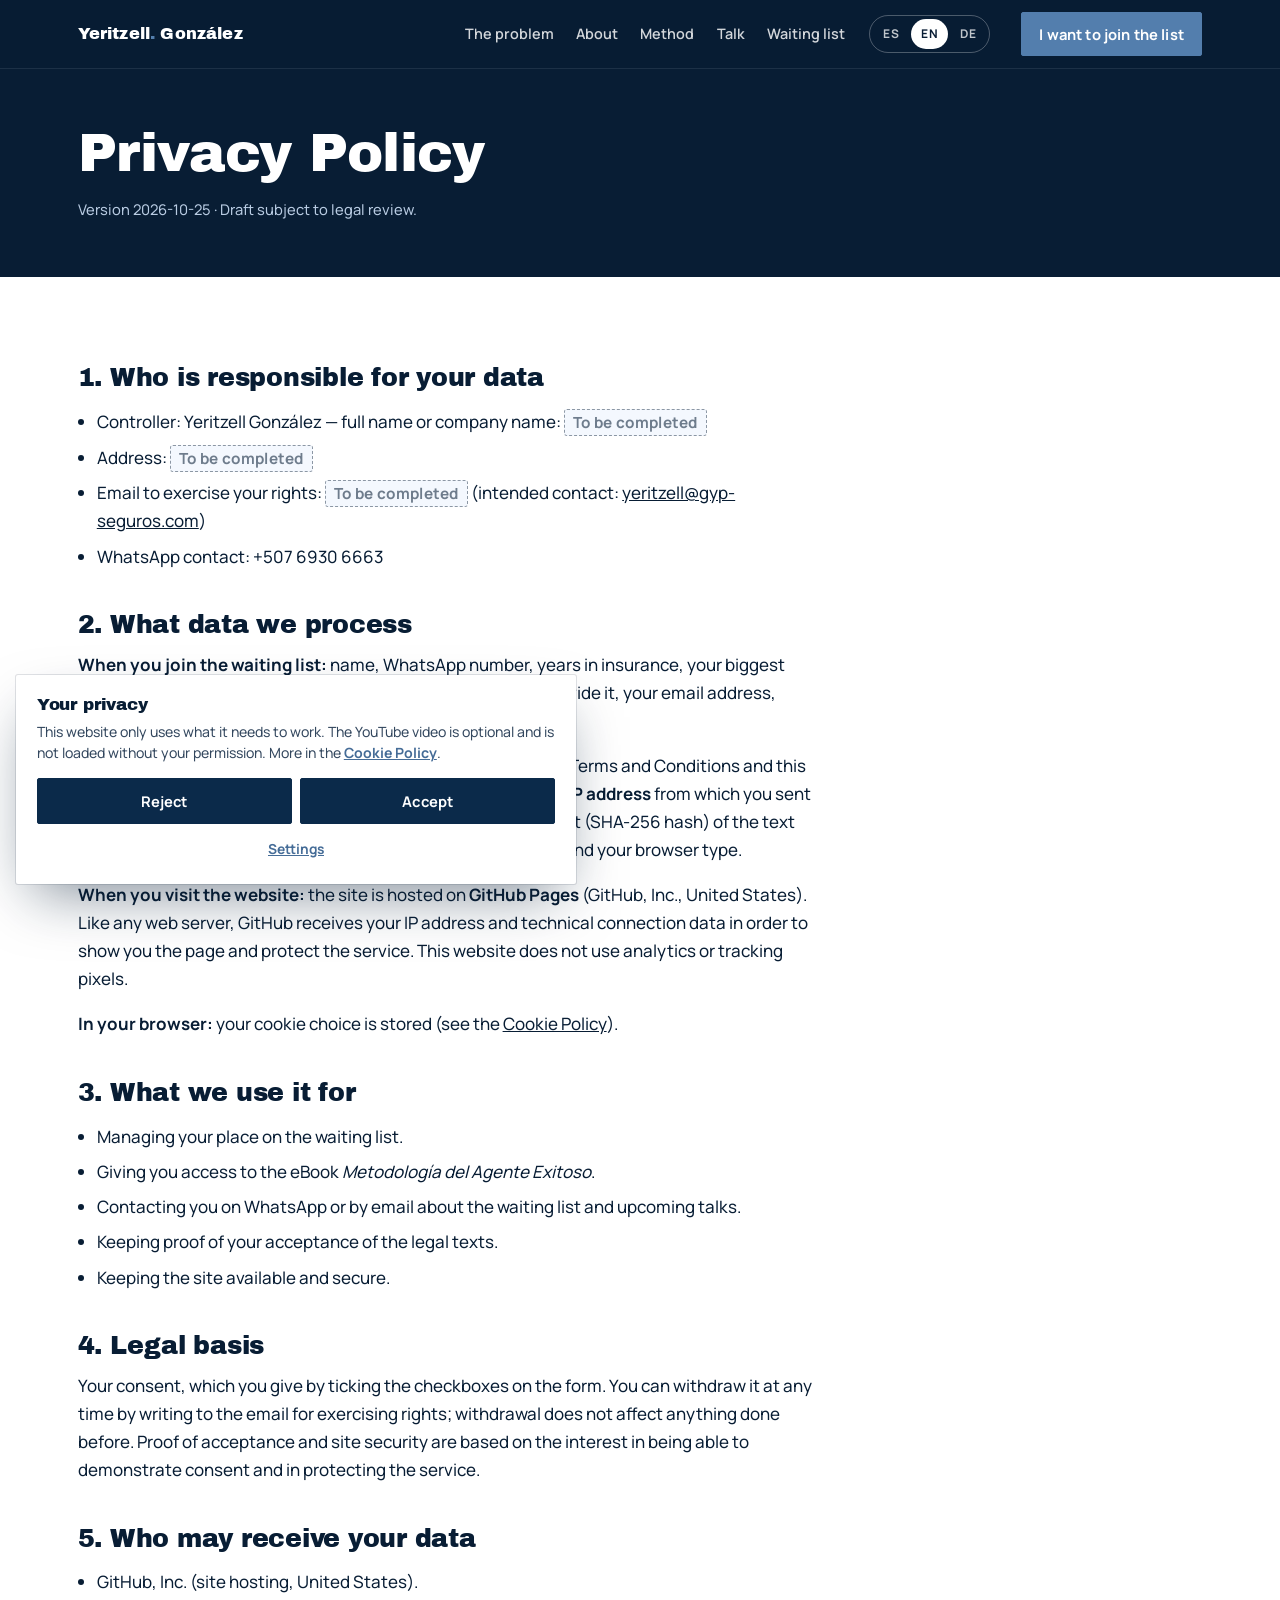
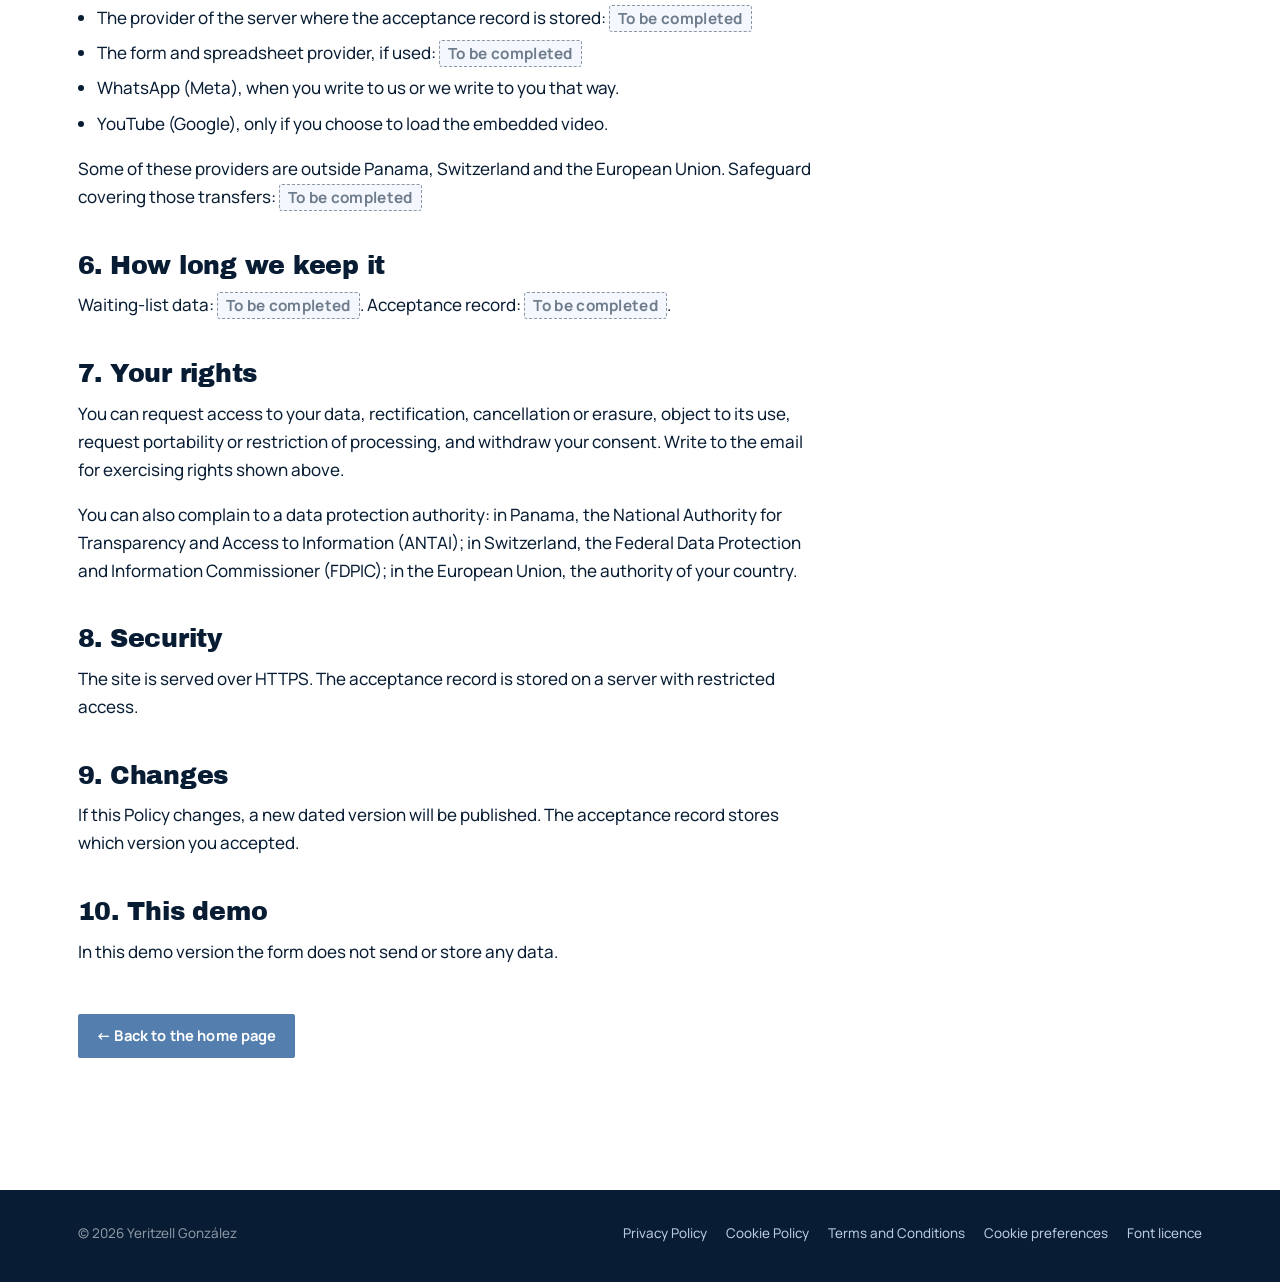
<file: en/privacy.html>
<!doctype html>
<html lang="en" class="no-js">
<head>
<meta charset="utf-8">
<meta name="viewport" content="width=device-width, initial-scale=1, viewport-fit=cover">
<title>Privacy Policy — Yeritzell González</title>
<meta name="description" content="Privacy Policy">
<meta name="robots" content="noindex, nofollow, noarchive">
<meta name="theme-color" content="#081D34">
<meta name="referrer" content="strict-origin-when-cross-origin">
<link rel="canonical" href="https://jorgeeke-source.github.io/demo-k7q2mx9r/en/privacy.html">
<link rel="alternate" hreflang="es" href="https://jorgeeke-source.github.io/demo-k7q2mx9r/privacidad.html">
<link rel="alternate" hreflang="en" href="https://jorgeeke-source.github.io/demo-k7q2mx9r/en/privacy.html">
<link rel="alternate" hreflang="de" href="https://jorgeeke-source.github.io/demo-k7q2mx9r/de/datenschutz.html">
<link rel="alternate" hreflang="x-default" href="https://jorgeeke-source.github.io/demo-k7q2mx9r/privacidad.html">
<meta property="og:type" content="website">
<meta property="og:site_name" content="Yeritzell González">
<meta property="og:title" content="Privacy Policy — Yeritzell González">
<meta property="og:description" content="Privacy Policy">
<meta property="og:url" content="https://jorgeeke-source.github.io/demo-k7q2mx9r/en/privacy.html">
<meta property="og:image" content="https://jorgeeke-source.github.io/demo-k7q2mx9r/assets/og/og-en.jpg">
<meta property="og:image:width" content="1200">
<meta property="og:image:height" content="630">
<meta property="og:locale" content="en_US">
<meta name="twitter:card" content="summary_large_image">
<meta name="twitter:title" content="Privacy Policy — Yeritzell González">
<meta name="twitter:description" content="Privacy Policy">
<meta name="twitter:image" content="https://jorgeeke-source.github.io/demo-k7q2mx9r/assets/og/og-en.jpg">
<link rel="icon" href="../assets/icons/favicon.svg" type="image/svg+xml">
<link rel="icon" href="../assets/icons/favicon-32.png" sizes="32x32" type="image/png">
<link rel="apple-touch-icon" href="../assets/icons/apple-touch-icon.png">
<link rel="preload" href="../assets/fonts/ArchivoBlack-Regular.woff2" as="font" type="font/woff2" crossorigin>
<link rel="preload" href="../assets/fonts/Manrope-Variable.woff2" as="font" type="font/woff2" crossorigin>
<link rel="stylesheet" href="../assets/css/styles.css?v=20261025">

</head>
<body>
<a class="skip" href="#main">Skip to content</a>
<header class="nav" data-solid>
  <div class="wrap">
    <a class="brand" href="../en/index.html">Yeritzell<span>.</span> González</a>
    <ul class="nav-links"><li><a href="../en/index.html#problema">The problem</a></li><li><a href="../en/index.html#quien">About</a></li><li><a href="../en/index.html#metodologia">Method</a></li><li><a href="../en/index.html#conferencia">Talk</a></li><li><a href="../en/index.html#lista">Waiting list</a></li></ul>
    <nav class="lang" aria-label="Idioma / Language / Sprache"><a href="../privacidad.html" hreflang="es" lang="es" aria-current="false" title="Español">ES</a><a href="../en/privacy.html" hreflang="en" lang="en" aria-current="true" title="English">EN</a><a href="../de/datenschutz.html" hreflang="de" lang="de" aria-current="false" title="Deutsch">DE</a></nav>
    <a class="btn btn--sm" href="../en/index.html#lista">I want to join the list</a>
  </div>
</header>

<main id="main">
  <section class="legal-hero">
    <div class="wrap">
      <h1>Privacy Policy</h1>
      <p>Version 2026-10-25 · Draft subject to legal review.</p>
    </div>
  </section>
  <section class="legal">
    <div class="wrap"><article class="doc">
<h2>1. Who is responsible for your data</h2>
<ul>
<li>Controller: Yeritzell González — full name or company name: <span class="blank">To be completed</span></li>
<li>Address: <span class="blank">To be completed</span></li>
<li>Email to exercise your rights: <span class="blank">To be completed</span> (intended contact: <a href="mailto:yeritzell@gyp-seguros.com">yeritzell@gyp-seguros.com</a>)</li>
<li>WhatsApp contact: +507 6930 6663</li>
</ul>

<h2>2. What data we process</h2>
<p><strong>When you join the waiting list:</strong> name, WhatsApp number, years in insurance, your biggest challenge (and any text you write under “Other”) and, if you provide it, your email address, which is optional.</p>
<p><strong>Acceptance record:</strong> to be able to prove that you accepted the Terms and Conditions and this Policy, we store the exact date and time with its time zone, the <strong>IP address</strong> from which you sent the form (taken on the server), the version and digital fingerprint (SHA-256 hash) of the text you accepted, the page language, the state of each checkbox and your browser type.</p>
<p><strong>When you visit the website:</strong> the site is hosted on <strong>GitHub Pages</strong> (GitHub, Inc., United States). Like any web server, GitHub receives your IP address and technical connection data in order to show you the page and protect the service. This website does not use analytics or tracking pixels.</p>
<p><strong>In your browser:</strong> your cookie choice is stored (see the <a href="../en/cookies.html">Cookie Policy</a>).</p>

<h2>3. What we use it for</h2>
<ul>
<li>Managing your place on the waiting list.</li>
<li>Giving you access to the eBook <em>Metodología del Agente Exitoso</em>.</li>
<li>Contacting you on WhatsApp or by email about the waiting list and upcoming talks.</li>
<li>Keeping proof of your acceptance of the legal texts.</li>
<li>Keeping the site available and secure.</li>
</ul>

<h2>4. Legal basis</h2>
<p>Your consent, which you give by ticking the checkboxes on the form. You can withdraw it at any time by writing to the email for exercising rights; withdrawal does not affect anything done before. Proof of acceptance and site security are based on the interest in being able to demonstrate consent and in protecting the service.</p>

<h2>5. Who may receive your data</h2>
<ul>
<li>GitHub, Inc. (site hosting, United States).</li>
<li>The provider of the server where the acceptance record is stored: <span class="blank">To be completed</span></li>
<li>The form and spreadsheet provider, if used: <span class="blank">To be completed</span></li>
<li>WhatsApp (Meta), when you write to us or we write to you that way.</li>
<li>YouTube (Google), only if you choose to load the embedded video.</li>
</ul>
<p>Some of these providers are outside Panama, Switzerland and the European Union. Safeguard covering those transfers: <span class="blank">To be completed</span></p>

<h2>6. How long we keep it</h2>
<p>Waiting-list data: <span class="blank">To be completed</span>. Acceptance record: <span class="blank">To be completed</span>.</p>

<h2>7. Your rights</h2>
<p>You can request access to your data, rectification, cancellation or erasure, object to its use, request portability or restriction of processing, and withdraw your consent. Write to the email for exercising rights shown above.</p>
<p>You can also complain to a data protection authority: in Panama, the National Authority for Transparency and Access to Information (ANTAI); in Switzerland, the Federal Data Protection and Information Commissioner (FDPIC); in the European Union, the authority of your country.</p>

<h2>8. Security</h2>
<p>The site is served over HTTPS. The acceptance record is stored on a server with restricted access.</p>

<h2>9. Changes</h2>
<p>If this Policy changes, a new dated version will be published. The acceptance record stores which version you accepted.</p>

<h2>10. This demo</h2>
<p>In this demo version the form does not send or store any data.</p>

      <p style="margin-top:3rem"><a class="btn btn--sm" href="../en/index.html">← Back to the home page</a></p>
    </article></div>
  </section>
</main>
<div class="legal-footer"><div class="wrap"><footer class="footer"><span class="copy">© 2026 Yeritzell González</span><nav aria-label="Legal">
      <a href="../en/privacy.html">Privacy Policy</a>
      <a href="../en/cookies.html">Cookie Policy</a>
      <a href="../en/terms.html">Terms and Conditions</a>
      <button type="button" data-cookie-prefs>Cookie preferences</button>
      <a href="../assets/fonts/OFL.txt">Font licence</a>
    </nav></footer></div></div>
<div class="cookie" id="cookie" role="dialog" aria-modal="false" aria-labelledby="ck-h" hidden>
  <h2 id="ck-h">Your privacy</h2>
  <p>This website only uses what it needs to work. The YouTube video is optional and is not loaded without your permission. More in the <a href="../en/cookies.html">Cookie Policy</a>.</p>
  <div class="cookie-cats" hidden>
    <label class="cookie-cat"><input type="checkbox" checked disabled><span><strong>Necessary</strong>Always on. They store your privacy choice in this browser.</span></label>
    <label class="cookie-cat"><input type="checkbox" id="ck-media"><span><strong>External media (YouTube)</strong>Allows the embedded video to load. YouTube receives your IP and may use cookies.</span></label>
  </div>
  <div class="cookie-actions">
    <button type="button" class="btn btn--choice" data-ck="reject">Reject</button>
    <button type="button" class="btn btn--choice" data-ck="accept">Accept</button>
    <button type="button" class="btn btn--ghost" data-ck="save" hidden style="grid-column:1/-1">Save selection</button>
    <button type="button" class="link" data-ck="settings" aria-expanded="false">Settings</button>
  </div>
</div>

<script>window.__YG_I18N__ = {"form": {"errTitle": "Please check the following:", "errName": "Enter your name.", "errWa": "Enter your WhatsApp number.", "errWaFormat": "The WhatsApp number doesn’t look valid (digits only, with country code).", "errEmail": "The email address doesn’t look valid.", "errYears": "Choose your years in insurance.", "errDiff": "Choose your biggest challenge.", "errOther": "Describe your challenge in the “Other” field.", "errTerms": "To continue, accept the Terms and Conditions.", "errPrivacy": "To continue, accept the Privacy Policy."}};</script>
<script defer src="../assets/js/main.js?v=20261025"></script>

</body>
</html>
</file>
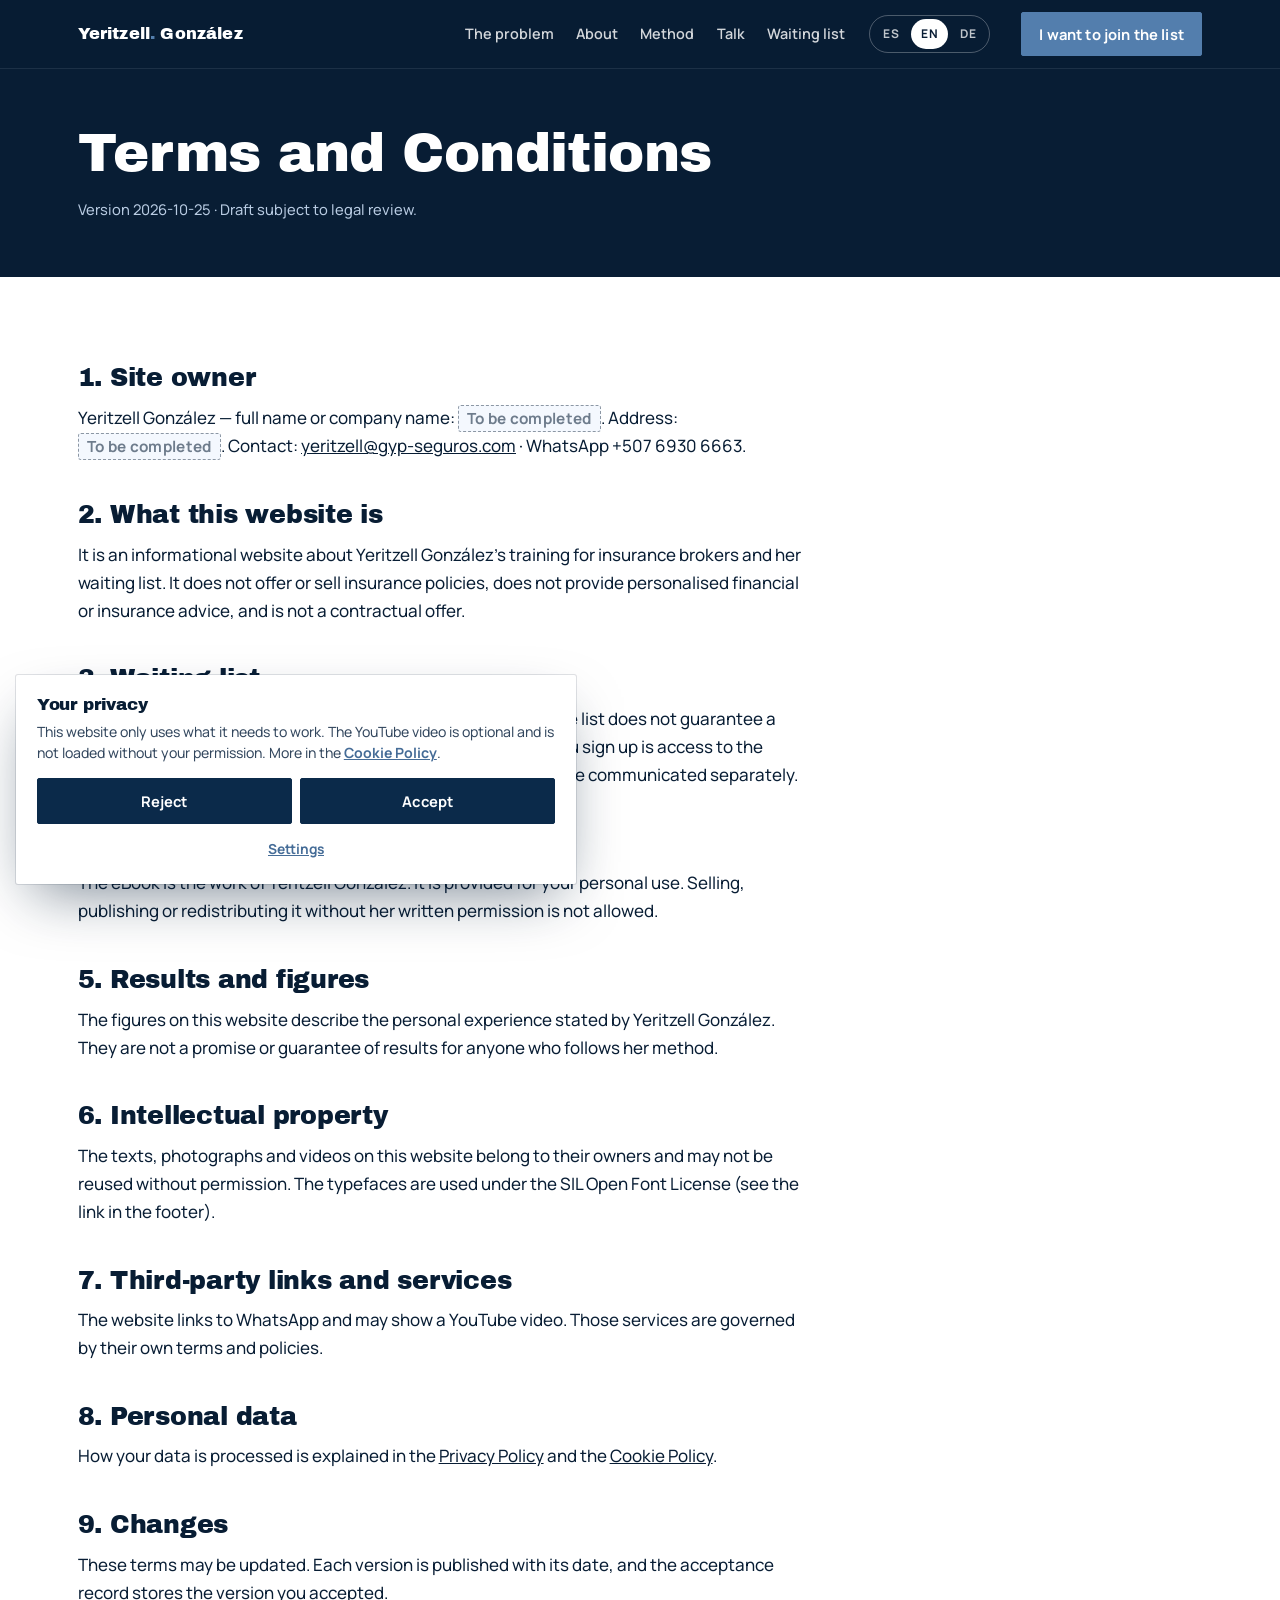
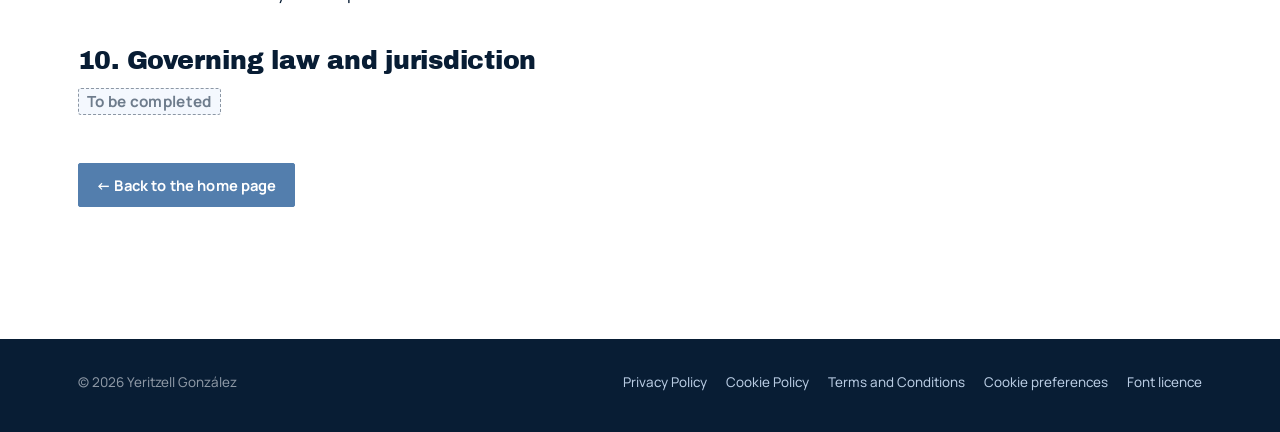
<file: en/terms.html>
<!doctype html>
<html lang="en" class="no-js">
<head>
<meta charset="utf-8">
<meta name="viewport" content="width=device-width, initial-scale=1, viewport-fit=cover">
<title>Terms and Conditions — Yeritzell González</title>
<meta name="description" content="Terms and Conditions">
<meta name="robots" content="noindex, nofollow, noarchive">
<meta name="theme-color" content="#081D34">
<meta name="referrer" content="strict-origin-when-cross-origin">
<link rel="canonical" href="https://jorgeeke-source.github.io/demo-k7q2mx9r/en/terms.html">
<link rel="alternate" hreflang="es" href="https://jorgeeke-source.github.io/demo-k7q2mx9r/terminos.html">
<link rel="alternate" hreflang="en" href="https://jorgeeke-source.github.io/demo-k7q2mx9r/en/terms.html">
<link rel="alternate" hreflang="de" href="https://jorgeeke-source.github.io/demo-k7q2mx9r/de/nutzungsbedingungen.html">
<link rel="alternate" hreflang="x-default" href="https://jorgeeke-source.github.io/demo-k7q2mx9r/terminos.html">
<meta property="og:type" content="website">
<meta property="og:site_name" content="Yeritzell González">
<meta property="og:title" content="Terms and Conditions — Yeritzell González">
<meta property="og:description" content="Terms and Conditions">
<meta property="og:url" content="https://jorgeeke-source.github.io/demo-k7q2mx9r/en/terms.html">
<meta property="og:image" content="https://jorgeeke-source.github.io/demo-k7q2mx9r/assets/og/og-en.jpg">
<meta property="og:image:width" content="1200">
<meta property="og:image:height" content="630">
<meta property="og:locale" content="en_US">
<meta name="twitter:card" content="summary_large_image">
<meta name="twitter:title" content="Terms and Conditions — Yeritzell González">
<meta name="twitter:description" content="Terms and Conditions">
<meta name="twitter:image" content="https://jorgeeke-source.github.io/demo-k7q2mx9r/assets/og/og-en.jpg">
<link rel="icon" href="../assets/icons/favicon.svg" type="image/svg+xml">
<link rel="icon" href="../assets/icons/favicon-32.png" sizes="32x32" type="image/png">
<link rel="apple-touch-icon" href="../assets/icons/apple-touch-icon.png">
<link rel="preload" href="../assets/fonts/ArchivoBlack-Regular.woff2" as="font" type="font/woff2" crossorigin>
<link rel="preload" href="../assets/fonts/Manrope-Variable.woff2" as="font" type="font/woff2" crossorigin>
<link rel="stylesheet" href="../assets/css/styles.css?v=20261025">

</head>
<body>
<a class="skip" href="#main">Skip to content</a>
<header class="nav" data-solid>
  <div class="wrap">
    <a class="brand" href="../en/index.html">Yeritzell<span>.</span> González</a>
    <ul class="nav-links"><li><a href="../en/index.html#problema">The problem</a></li><li><a href="../en/index.html#quien">About</a></li><li><a href="../en/index.html#metodologia">Method</a></li><li><a href="../en/index.html#conferencia">Talk</a></li><li><a href="../en/index.html#lista">Waiting list</a></li></ul>
    <nav class="lang" aria-label="Idioma / Language / Sprache"><a href="../terminos.html" hreflang="es" lang="es" aria-current="false" title="Español">ES</a><a href="../en/terms.html" hreflang="en" lang="en" aria-current="true" title="English">EN</a><a href="../de/nutzungsbedingungen.html" hreflang="de" lang="de" aria-current="false" title="Deutsch">DE</a></nav>
    <a class="btn btn--sm" href="../en/index.html#lista">I want to join the list</a>
  </div>
</header>

<main id="main">
  <section class="legal-hero">
    <div class="wrap">
      <h1>Terms and Conditions</h1>
      <p>Version 2026-10-25 · Draft subject to legal review.</p>
    </div>
  </section>
  <section class="legal">
    <div class="wrap"><article class="doc">
<h2>1. Site owner</h2>
<p>Yeritzell González — full name or company name: <span class="blank">To be completed</span>. Address: <span class="blank">To be completed</span>. Contact: <a href="mailto:yeritzell@gyp-seguros.com">yeritzell@gyp-seguros.com</a> · WhatsApp +507 6930 6663.</p>

<h2>2. What this website is</h2>
<p>It is an informational website about Yeritzell González’s training for insurance brokers and her waiting list. It does not offer or sell insurance policies, does not provide personalised financial or insurance advice, and is not a contractual offer.</p>

<h2>3. Waiting list</h2>
<p>Signing up is free and places you under no obligation. Joining the list does not guarantee a place or the purchase of any service. What you receive when you sign up is access to the eBook <em>Metodología del Agente Exitoso</em>; any other proposal will be communicated separately.</p>

<h2>4. Use of the eBook</h2>
<p>The eBook is the work of Yeritzell González. It is provided for your personal use. Selling, publishing or redistributing it without her written permission is not allowed.</p>

<h2>5. Results and figures</h2>
<p>The figures on this website describe the personal experience stated by Yeritzell González. They are not a promise or guarantee of results for anyone who follows her method.</p>

<h2>6. Intellectual property</h2>
<p>The texts, photographs and videos on this website belong to their owners and may not be reused without permission. The typefaces are used under the SIL Open Font License (see the link in the footer).</p>

<h2>7. Third-party links and services</h2>
<p>The website links to WhatsApp and may show a YouTube video. Those services are governed by their own terms and policies.</p>

<h2>8. Personal data</h2>
<p>How your data is processed is explained in the <a href="../en/privacy.html">Privacy Policy</a> and the <a href="../en/cookies.html">Cookie Policy</a>.</p>

<h2>9. Changes</h2>
<p>These terms may be updated. Each version is published with its date, and the acceptance record stores the version you accepted.</p>

<h2>10. Governing law and jurisdiction</h2>
<p><span class="blank">To be completed</span></p>

      <p style="margin-top:3rem"><a class="btn btn--sm" href="../en/index.html">← Back to the home page</a></p>
    </article></div>
  </section>
</main>
<div class="legal-footer"><div class="wrap"><footer class="footer"><span class="copy">© 2026 Yeritzell González</span><nav aria-label="Legal">
      <a href="../en/privacy.html">Privacy Policy</a>
      <a href="../en/cookies.html">Cookie Policy</a>
      <a href="../en/terms.html">Terms and Conditions</a>
      <button type="button" data-cookie-prefs>Cookie preferences</button>
      <a href="../assets/fonts/OFL.txt">Font licence</a>
    </nav></footer></div></div>
<div class="cookie" id="cookie" role="dialog" aria-modal="false" aria-labelledby="ck-h" hidden>
  <h2 id="ck-h">Your privacy</h2>
  <p>This website only uses what it needs to work. The YouTube video is optional and is not loaded without your permission. More in the <a href="../en/cookies.html">Cookie Policy</a>.</p>
  <div class="cookie-cats" hidden>
    <label class="cookie-cat"><input type="checkbox" checked disabled><span><strong>Necessary</strong>Always on. They store your privacy choice in this browser.</span></label>
    <label class="cookie-cat"><input type="checkbox" id="ck-media"><span><strong>External media (YouTube)</strong>Allows the embedded video to load. YouTube receives your IP and may use cookies.</span></label>
  </div>
  <div class="cookie-actions">
    <button type="button" class="btn btn--choice" data-ck="reject">Reject</button>
    <button type="button" class="btn btn--choice" data-ck="accept">Accept</button>
    <button type="button" class="btn btn--ghost" data-ck="save" hidden style="grid-column:1/-1">Save selection</button>
    <button type="button" class="link" data-ck="settings" aria-expanded="false">Settings</button>
  </div>
</div>

<script>window.__YG_I18N__ = {"form": {"errTitle": "Please check the following:", "errName": "Enter your name.", "errWa": "Enter your WhatsApp number.", "errWaFormat": "The WhatsApp number doesn’t look valid (digits only, with country code).", "errEmail": "The email address doesn’t look valid.", "errYears": "Choose your years in insurance.", "errDiff": "Choose your biggest challenge.", "errOther": "Describe your challenge in the “Other” field.", "errTerms": "To continue, accept the Terms and Conditions.", "errPrivacy": "To continue, accept the Privacy Policy."}};</script>
<script defer src="../assets/js/main.js?v=20261025"></script>

</body>
</html>
</file>
<file: assets/css/styles.css>
/* Yeritzell González — demo. Archetype: editorial navy ledger. */

@font-face {
  font-family: "Archivo Black";
  src: url("../fonts/ArchivoBlack-Regular.woff2") format("woff2");
  font-weight: 400;
  font-style: normal;
  font-display: swap;
}
@font-face {
  font-family: "Manrope";
  src: url("../fonts/Manrope-Variable.woff2") format("woff2");
  font-weight: 200 800;
  font-style: normal;
  font-display: swap;
}

:root {
  --navy-900: #081D34;
  --navy-800: #0B2A4A;
  --blue-500: #537EAD;
  --blue-600: #456c97;
  --blue-100: #EAF2FC;
  --blue-50: #F4F8FE;
  --white: #FFFFFF;
  --grey-600: #6E7C8C;
  --grey-500: #8C97A4;
  --ink: var(--navy-900);
  --rule: rgba(8, 29, 52, .12);
  --rule-dark: rgba(234, 242, 252, .09);

  --f-display: "Archivo Black", "Arial Black", system-ui, sans-serif;
  --f-text: "Manrope", system-ui, -apple-system, "Segoe UI", sans-serif;

  --gutter: clamp(16px, 4.5vw, 64px);
  --maxw: 1240px;
  --nav-h: 68px;
  --ease: cubic-bezier(.2, .7, .1, 1);
  --radius: 2px;
}

*, *::before, *::after { box-sizing: border-box; }
html { overflow-x: clip; scroll-behavior: smooth; -webkit-text-size-adjust: 100%; }
body {
  margin: 0;
  overflow-x: clip;
  background: var(--white);
  color: var(--ink);
  font-family: var(--f-text);
  font-size: clamp(1rem, .96rem + .2vw, 1.0625rem);
  line-height: 1.65;
  font-weight: 450;
  -webkit-font-smoothing: antialiased;
}
img, video, svg { display: block; max-width: 100%; }
img, video { height: auto; }
[hidden] { display: none !important; }
a { color: inherit; }
button, input, select, textarea { font: inherit; color: inherit; }
:focus-visible { outline: 2px solid var(--blue-500); outline-offset: 3px; }

.skip { position: absolute; left: -9999px; top: 8px; z-index: 100; background: var(--white); padding: .6rem 1rem; }
.skip:focus { left: 8px; }

.wrap { width: 100%; max-width: var(--maxw); margin-inline: auto; padding-inline: var(--gutter); }

/* ---------- type ---------- */
.display, h1, h2, h3 { font-family: var(--f-display); font-weight: 400; letter-spacing: -.01em; margin: 0; }
h2 { font-size: clamp(2rem, 1.4rem + 2.6vw, 3.6rem); line-height: 1.02; text-wrap: balance; max-width: 18ch; }
h3 { font-size: clamp(1.15rem, 1rem + .5vw, 1.4rem); line-height: 1.15; }
p { margin: 0 0 1em; }
.lede { font-size: clamp(1.08rem, 1rem + .45vw, 1.3rem); line-height: 1.55; max-width: 36em; }
.kicker {
  display: inline-flex; align-items: center; gap: .7em;
  font-size: .78rem; font-weight: 700; letter-spacing: .16em; text-transform: uppercase;
  color: var(--blue-500); margin-bottom: 1.4rem;
}
.kicker::before { content: ""; width: 28px; height: 1px; background: currentColor; }
.muted { color: var(--grey-600); }

/* ---------- buttons ---------- */
.btn {
  --bg: var(--blue-500);
  display: inline-flex; align-items: center; justify-content: center; gap: .6em;
  min-height: 52px; padding: .85rem 1.6rem;
  background: var(--bg); color: var(--white);
  border: 1px solid var(--bg); border-radius: var(--radius);
  font-weight: 700; font-size: 1rem; letter-spacing: .01em; text-decoration: none;
  cursor: pointer; transition: background .25s var(--ease), transform .25s var(--ease), box-shadow .25s var(--ease);
}
.btn:hover { --bg: var(--blue-600); transform: translateY(-2px); box-shadow: 0 10px 24px -12px rgba(8,29,52,.55); }
.btn .arrow { transition: transform .25s var(--ease); }
.btn:hover .arrow { transform: translateX(4px); }
.btn--ghost { background: transparent; color: currentColor; border-color: currentColor; }
.btn--ghost:hover { background: rgba(83,126,173,.12); box-shadow: none; }
.btn--light { --bg: var(--white); color: var(--navy-900); }
.btn--light:hover { --bg: var(--blue-100); }
.btn--sm { min-height: 42px; padding: .55rem 1.1rem; font-size: .92rem; }

/* ---------- nav ---------- */
.nav {
  position: fixed; inset: 0 0 auto 0; z-index: 40; height: var(--nav-h);
  color: var(--white);
  transition: background .3s var(--ease), box-shadow .3s var(--ease), color .3s;
}
.nav.is-solid { background: rgba(8,29,52,.94); box-shadow: 0 1px 0 var(--rule-dark); }
@supports (backdrop-filter: blur(10px)) { .nav.is-solid { background: rgba(8,29,52,.82); backdrop-filter: blur(12px); -webkit-backdrop-filter: blur(12px); } }
.nav .wrap { height: 100%; display: flex; align-items: center; gap: 1.5rem; }
.brand { font-family: var(--f-display); font-size: 1.02rem; text-decoration: none; letter-spacing: .01em; white-space: nowrap; }
.brand span { color: var(--blue-500); }
.nav-links { display: flex; gap: 1.4rem; margin: 0 0 0 auto; padding: 0; list-style: none; font-size: .9rem; font-weight: 600; }
.nav-links a { text-decoration: none; opacity: .82; transition: opacity .2s; }
.nav-links a:hover { opacity: 1; }
.lang { display: flex; gap: 2px; border: 1px solid rgba(255,255,255,.28); border-radius: 999px; padding: 3px; font-size: .75rem; font-weight: 700; letter-spacing: .08em; }
.lang a { text-decoration: none; padding: .32rem .6rem; border-radius: 999px; opacity: .75; }
.lang a[aria-current="true"] { background: var(--white); color: var(--navy-900); opacity: 1; }
.nav .btn { margin-left: .4rem; }
@media (max-width: 1180px) { .nav-links { display: none; } .lang { margin-left: auto; } }
@media (max-width: 960px) {
  .nav-links { display: none; }
  .lang { margin-left: auto; }
  .nav .btn { display: none; }
}

/* ---------- hero ---------- */
.hero {
  position: relative; isolation: isolate;
  min-height: 100vh; min-height: 100svh;
  background: var(--navy-900); color: var(--white);
  padding: calc(var(--nav-h) + clamp(28px, 6vh, 72px)) 0 clamp(48px, 9vh, 110px);
  overflow: hidden;
}
.hero::before { /* ledger rules */
  content: ""; position: absolute; inset: 0; z-index: -2;
  background:
    repeating-linear-gradient(to bottom, transparent 0 47px, var(--rule-dark) 47px 48px),
    radial-gradient(60% 70% at 85% 30%, rgba(83,126,173,.35), transparent 70%),
    linear-gradient(160deg, var(--navy-900) 30%, var(--navy-800));
}
.hero-word {
  position: absolute; z-index: -1; left: -2vw; bottom: 4vh;
  font-family: var(--f-display); font-size: clamp(6rem, 21vw, 22rem); line-height: .8;
  color: transparent; -webkit-text-stroke: 1px rgba(234,242,252,.13);
  white-space: nowrap; pointer-events: none; user-select: none;
}
.hero-grid { display: grid; grid-template-columns: repeat(12, 1fr); gap: 0 clamp(16px, 2.4vw, 36px); align-items: center; }
.hero-copy { grid-column: 1 / span 7; position: relative; z-index: 2; }
.hero-copy .kicker { color: #9dbbe0; }
.hero h1 {
  font-size: clamp(2.45rem, 1.2rem + 5.2vw, 5.6rem);
  line-height: .98; letter-spacing: -.02em; text-wrap: balance; max-width: 12.5ch;
}
.hero h1 .strike { position: relative; display: inline-block; color: #9dbbe0; }
.hero h1 .strike::after {
  content: ""; position: absolute; left: -2%; right: -2%; top: 54%; height: .09em;
  background: var(--blue-500); transform-origin: left; transform: scaleX(0);
  animation: strike 1s .9s var(--ease) forwards;
}
@keyframes strike { to { transform: scaleX(1); } }
.hero-sub { margin: 1.6rem 0 2rem; font-size: clamp(1.05rem, .98rem + .4vw, 1.28rem); line-height: 1.5; color: #d7e4f3; max-width: 32em; }
.hero-sub .creds { display: block; margin-top: .55rem; font-size: .9em; color: #9dbbe0; font-weight: 700; letter-spacing: .02em; }
.hero-actions { display: flex; flex-wrap: wrap; gap: .8rem; align-items: center; }
.hero-quote { margin: 2.6rem 0 0; padding-left: 1.1rem; border-left: 2px solid var(--blue-500); max-width: 30em; color: #d7e4f3; font-size: 1rem; }
.hero-quote cite { display: block; margin-top: .3rem; font-style: normal; font-size: .82rem; color: var(--grey-500); letter-spacing: .04em; }

.hero-visual { grid-column: 8 / span 5; position: relative; z-index: 1; }
.portrait {
  position: relative; margin: 0; aspect-ratio: 3 / 4.1; overflow: hidden; border-radius: var(--radius);
  box-shadow: 0 40px 80px -40px rgba(0,0,0,.7);
}
.portrait img { width: 100%; height: 112%; object-fit: cover; object-position: 50% 22%; filter: saturate(.7) contrast(1.04); }
.portrait::after { /* navy grade */
  content: ""; position: absolute; inset: 0;
  background: linear-gradient(180deg, rgba(8,29,52,.0) 45%, rgba(8,29,52,.75)), linear-gradient(90deg, rgba(11,42,74,.35), transparent 40%);
  mix-blend-mode: multiply;
}
.portrait-tag {
  position: absolute; left: 1rem; bottom: 1rem; z-index: 2;
  font-size: .72rem; font-weight: 700; letter-spacing: .14em; text-transform: uppercase; color: var(--blue-100);
}
.reel {
  position: absolute; z-index: 3; left: -13%; bottom: -8%; width: 38%;
  margin: 0; background: var(--navy-800); padding: 6px; border-radius: var(--radius);
  box-shadow: 0 30px 60px -24px rgba(0,0,0,.75);
}
.reel video { width: 100%; aspect-ratio: 9 / 16; object-fit: cover; background: var(--navy-800); }
.reel figcaption { display: flex; align-items: center; gap: .5rem; padding: .45rem .3rem .15rem; font-size: .7rem; font-weight: 700; letter-spacing: .12em; text-transform: uppercase; color: #9dbbe0; }
.reel figcaption::before { content: ""; width: 6px; height: 6px; border-radius: 50%; background: var(--blue-500); box-shadow: 0 0 0 3px rgba(83,126,173,.3); }

@media (max-width: 900px) {
  .hero { min-height: auto; }
  .hero-copy, .hero-visual { grid-column: 1 / -1; }
  .hero-visual { margin: 3rem 0 2rem; width: min(78%, 420px); justify-self: end; }
  .reel { left: -26%; width: 46%; }
  .hero-word { bottom: auto; top: 54%; }
}
@media (max-width: 420px) {
  .hero-actions .btn { width: 100%; }
}

/* ---------- sections ---------- */
section { position: relative; }
.sec { padding: clamp(80px, 12vw, 160px) 0; }
.sec--tint { background: var(--blue-50); }
.sec--ice { background: var(--blue-100); }
.sec--dark { background: var(--navy-800); color: var(--white); }
.sec--darker { background: var(--navy-900); color: var(--white); }
.sec--dark .kicker, .sec--darker .kicker { color: #9dbbe0; }
.sec-head { display: grid; grid-template-columns: repeat(12, 1fr); gap: 1.2rem clamp(16px, 2.4vw, 36px); margin-bottom: clamp(40px, 6vw, 72px); }
.sec-head > div:first-child { grid-column: 1 / span 7; }
.sec-head > div:last-child:not(:first-child) { grid-column: 8 / span 5; align-self: end; }
@media (max-width: 900px) { .sec-head > div { grid-column: 1 / -1 !important; } }

.index-num {
  font-family: var(--f-display); font-size: .82rem; letter-spacing: .1em; color: var(--grey-500);
  display: block; margin-bottom: .8rem;
}

/* problem */
.paradigms { list-style: none; margin: 0; padding: 0; border-top: 1px solid var(--rule); }
.paradigms li {
  display: grid; grid-template-columns: 4.5rem 1fr; align-items: baseline;
  padding: clamp(18px, 2.4vw, 28px) 0; border-bottom: 1px solid var(--rule);
}
.paradigms .n { font-family: var(--f-display); font-size: .85rem; color: var(--blue-500); }
.paradigms .p {
  position: relative; justify-self: start;
  font-family: var(--f-display); font-size: clamp(1.4rem, 1rem + 2vw, 2.6rem); line-height: 1.1;
}
.paradigms .p::after {
  content: ""; position: absolute; left: -1%; right: -1%; top: 52%; height: .08em;
  background: var(--blue-500); transform: scaleX(0); transform-origin: left;
  transition: transform 1s var(--ease);
}
.paradigms li.is-in .p { color: var(--grey-500); transition: color 1s .3s var(--ease); }
.paradigms li.is-in .p::after { transform: scaleX(1); }
.paradigms li:nth-child(2) .p::after { transition-delay: .12s; }
.paradigms li:nth-child(3) .p::after { transition-delay: .24s; }
.paradigms li:nth-child(4) .p::after { transition-delay: .36s; }

/* about */
.about-grid { display: grid; grid-template-columns: repeat(12, 1fr); gap: clamp(28px, 4vw, 56px) clamp(16px, 2.4vw, 36px); align-items: center; }
.about-photo { grid-column: 1 / span 5; position: relative; margin: 0; }
.about-photo .frame { overflow: hidden; aspect-ratio: 2 / 3; border-radius: var(--radius); }
.about-photo img { width: 100%; height: 114%; object-fit: cover; object-position: 50% 30%; }
.about-photo::before { content: ""; position: absolute; inset: 7% -7% -5% 9%; border: 1px solid var(--blue-500); z-index: -1; }
.about-copy { grid-column: 7 / span 6; }
.about-copy .lede { margin-top: 1.6rem; }
.creds-row { display: flex; flex-wrap: wrap; gap: .6rem; margin-top: 2rem; padding: 0; list-style: none; }
.creds-row li { border: 1px solid var(--rule); padding: .5rem .9rem; font-size: .85rem; font-weight: 700; letter-spacing: .03em; border-radius: var(--radius); }
.creds-row li strong { font-family: var(--f-display); font-weight: 400; color: var(--blue-500); margin-right: .25em; }
@media (max-width: 900px) {
  .about-photo { grid-column: 1 / -1; width: min(86%, 420px); }
  .about-copy { grid-column: 1 / -1; }
}

.strip { display: grid; grid-template-columns: repeat(4, 1fr); gap: clamp(10px, 1.4vw, 18px); margin-top: clamp(56px, 8vw, 110px); }
.strip figure { margin: 0; overflow: hidden; aspect-ratio: 2 / 3; border-radius: var(--radius); background: var(--blue-100); }
.strip figure:nth-child(even) { transform: translateY(clamp(18px, 3vw, 44px)); }
.strip img { width: 100%; height: 100%; object-fit: cover; transition: transform 1.2s var(--ease); }
.strip figure:hover img { transform: scale(1.04); }
@media (max-width: 700px) { .strip { grid-template-columns: repeat(2, 1fr); } }

/* method */
.method .lede { color: #d7e4f3; }
.levers { list-style: none; margin: 0; padding: 0; display: grid; grid-template-columns: repeat(5, 1fr); border-top: 1px solid rgba(234,242,252,.16); }
.levers li { position: relative; padding: 2rem 1.4rem 2.2rem 0; border-right: 1px solid rgba(234,242,252,.12); }
.levers li + li { padding-left: 1.4rem; }
.levers li:last-child { border-right: 0; }
.levers .big {
  display: block; font-family: var(--f-display); font-size: clamp(3.4rem, 2rem + 4vw, 5.6rem); line-height: .9;
  color: transparent; -webkit-text-stroke: 1px rgba(157,187,224,.55); margin-bottom: 1.4rem;
}
.levers h3 { margin-bottom: .5rem; }
.levers p { color: #b9cce3; font-size: .97rem; margin: 0; }
@media (max-width: 1000px) {
  .levers { grid-template-columns: 1fr; }
  .levers li, .levers li + li { padding: 1.4rem 0; border-right: 0; border-bottom: 1px solid rgba(234,242,252,.12); display: grid; grid-template-columns: 5.5rem 1fr; gap: 0 1rem; align-items: start; }
  .levers .big { font-size: 3rem; margin: 0; grid-row: span 2; }
}
.claim {
  margin: clamp(56px, 8vw, 96px) 0 0; display: grid; grid-template-columns: repeat(12, 1fr); gap: 1.4rem clamp(16px, 2.4vw, 36px); align-items: end;
}
.claim-fig { grid-column: 1 / span 5; font-family: var(--f-display); font-size: clamp(3.6rem, 2rem + 6vw, 7.6rem); line-height: .9; letter-spacing: -.02em; display: flex; align-items: baseline; gap: .25em; }
.claim-fig .from { color: transparent; -webkit-text-stroke: 1.5px rgba(157,187,224,.7); }
.claim-fig .to-arrow { font-size: .4em; color: var(--blue-500); }
.claim blockquote { grid-column: 6 / span 7; margin: 0; }
.claim blockquote p { font-size: clamp(1.15rem, 1rem + .7vw, 1.55rem); line-height: 1.4; font-weight: 600; margin-bottom: .8rem; }
.claim .attrib { font-weight: 800; color: #9dbbe0; letter-spacing: .02em; }
.claim .source { display: block; margin-top: .6rem; font-size: .82rem; color: var(--grey-500); line-height: 1.5; }
@media (max-width: 900px) { .claim-fig, .claim blockquote { grid-column: 1 / -1; } }
.method-cta { margin-top: clamp(44px, 6vw, 72px); display: flex; flex-wrap: wrap; align-items: center; gap: 1rem 1.6rem; }
.method-cta p { margin: 0; color: #b9cce3; }

/* talk */
.talk-grid { display: grid; grid-template-columns: repeat(12, 1fr); gap: 2rem clamp(16px, 2.4vw, 36px); align-items: center; }
.talk-photo { grid-column: 7 / span 6; grid-row: 1; margin: 0; position: relative; }
.talk-photo { max-width: 520px; justify-self: end; width: 100%; }
.talk-photo .frame { overflow: hidden; aspect-ratio: 4 / 5; border-radius: var(--radius); }
.talk-photo img { width: 100%; height: 116%; object-fit: cover; object-position: 50% 20%; filter: saturate(.6); }
.talk-copy { grid-column: 1 / span 5; grid-row: 1; }
.talk-copy h2 { max-width: 13ch; }
.talk-copy .lede { margin: 1.4rem 0 2rem; }
@media (max-width: 900px) { .talk-photo, .talk-copy { grid-column: 1 / -1; grid-row: auto; } }

/* video */
.video-grid { display: grid; grid-template-columns: 1fr minmax(220px, 300px); gap: clamp(16px, 2.4vw, 32px); align-items: start; }
@media (max-width: 860px) { .video-grid { grid-template-columns: 1fr; } .clip { max-width: 320px; } }
.yt {
  position: relative; aspect-ratio: 16 / 9; background: var(--navy-900); color: var(--white); border-radius: var(--radius); overflow: hidden;
  display: grid; place-items: center; text-align: center;
}
.yt::before { content: ""; position: absolute; inset: 0; background: repeating-linear-gradient(to bottom, transparent 0 23px, var(--rule-dark) 23px 24px); }
.yt-inner { position: relative; padding: 1.4rem; max-width: 30em; }
.yt-play { width: 64px; height: 64px; border-radius: 50%; border: 1px solid rgba(255,255,255,.5); display: grid; place-items: center; margin: 0 auto 1rem; }
.yt p { font-size: .86rem; color: #b9cce3; margin: 0 0 1rem; }
.yt iframe { position: absolute; inset: 0; width: 100%; height: 100%; border: 0; }
.clip { margin: 0; }
.clip video { width: 100%; aspect-ratio: 9 / 16; object-fit: cover; background: var(--navy-900); border-radius: var(--radius); }
.clip figcaption { margin-top: .6rem; font-size: .85rem; color: var(--grey-600); }

/* soon */
.soon-grid { display: grid; grid-template-columns: 1fr 1fr; gap: clamp(16px, 2.4vw, 32px); }
@media (max-width: 760px) { .soon-grid { grid-template-columns: 1fr; } }
.soon {
  position: relative; padding: clamp(28px, 4vw, 52px); border: 1px solid var(--rule); border-radius: var(--radius); min-height: 280px;
  display: flex; flex-direction: column; justify-content: space-between; overflow: hidden; background: var(--white);
}
.soon h2 { font-size: clamp(1.6rem, 1.2rem + 1.6vw, 2.6rem); max-width: 14ch; }
.soon .badge { align-self: flex-start; margin-top: 2rem; font-size: .75rem; font-weight: 800; letter-spacing: .16em; text-transform: uppercase; padding: .45rem .8rem; background: var(--blue-100); color: var(--navy-800); border-radius: 999px; }
.soon--book { background: var(--navy-900); color: var(--white); border-color: transparent; }
.soon--book .badge { background: rgba(83,126,173,.25); color: var(--blue-100); }
.soon--book::after { /* abstract spine lines */
  content: ""; position: absolute; right: 8%; top: -10%; bottom: -10%; width: 34%;
  background: repeating-linear-gradient(90deg, rgba(83,126,173,.0) 0 14px, rgba(83,126,173,.35) 14px 15px);
  transform: skewX(-8deg); pointer-events: none;
}

/* fit */
.fit-grid { display: grid; grid-template-columns: 1fr 1fr; gap: 0; border: 1px solid var(--rule); border-radius: var(--radius); background: var(--white); }
.fit { padding: clamp(28px, 4vw, 56px); }
.fit + .fit { border-left: 1px solid var(--rule); }
.fit h3 { display: flex; align-items: center; gap: .7rem; margin-bottom: 1.1rem; }
.fit h3 .mark { width: 34px; height: 34px; border-radius: 50%; display: grid; place-items: center; font-family: var(--f-text); font-weight: 800; font-size: 1rem; flex: none; }
.fit--yes .mark { background: var(--blue-500); color: var(--white); }
.fit--no .mark { border: 1px solid var(--grey-500); color: var(--grey-600); }
.fit--no { color: var(--grey-600); }
.fit p { font-size: 1.1rem; margin: 0; }
@media (max-width: 760px) { .fit-grid { grid-template-columns: 1fr; } .fit + .fit { border-left: 0; border-top: 1px solid var(--rule); } }

/* form */
.join-grid { display: grid; grid-template-columns: repeat(12, 1fr); gap: 2.4rem clamp(16px, 2.4vw, 36px); }
.join-intro { grid-column: 1 / span 5; }
.join-intro .lede { color: #d7e4f3; margin-top: 1.4rem; }
.join-intro .gift { margin-top: 2rem; display: flex; gap: 1rem; align-items: center; padding: 1rem; border: 1px solid rgba(234,242,252,.16); border-radius: var(--radius); }
.join-intro .gift .book { flex: none; width: 54px; height: 72px; background: linear-gradient(135deg, var(--blue-500), var(--navy-800)); border-radius: 1px 4px 4px 1px; box-shadow: inset 4px 0 0 rgba(255,255,255,.25); }
.join-intro .gift p { margin: 0; font-size: .95rem; color: #d7e4f3; }
.form-card { grid-column: 7 / span 6; background: var(--white); color: var(--ink); padding: clamp(24px, 3.4vw, 44px); border-radius: var(--radius); }
@media (max-width: 900px) { .join-intro, .form-card { grid-column: 1 / -1; } }
.field { margin-bottom: 1.15rem; }
.field label, .field legend { display: block; font-size: .86rem; font-weight: 700; margin-bottom: .4rem; }
.field .opt { font-weight: 500; color: var(--grey-600); }
.field input[type="text"], .field input[type="tel"], .field input[type="email"], .field select, .field textarea {
  width: 100%; min-height: 48px; padding: .7rem .85rem; border: 1px solid #c9d3de; border-radius: var(--radius); background: var(--blue-50);
  transition: border-color .2s, background .2s;
}
.field input:focus, .field select:focus, .field textarea:focus { border-color: var(--blue-500); background: var(--white); outline: none; box-shadow: 0 0 0 3px rgba(83,126,173,.2); }
.field select { appearance: none; background-image: linear-gradient(45deg, transparent 50%, var(--navy-800) 50%), linear-gradient(135deg, var(--navy-800) 50%, transparent 50%); background-position: calc(100% - 20px) 50%, calc(100% - 14px) 50%; background-size: 6px 6px; background-repeat: no-repeat; padding-right: 2.4rem; }
fieldset.field { border: 0; padding: 0; margin: 0 0 1.15rem; }
.choices { display: grid; gap: .4rem; }
.choice { display: flex; gap: .65rem; align-items: flex-start; padding: .6rem .75rem; border: 1px solid #dfe6ee; border-radius: var(--radius); cursor: pointer; font-size: .93rem; line-height: 1.4; transition: border-color .2s, background .2s; }
.choice:hover { border-color: var(--blue-500); }
.choice input { margin: .15rem 0 0; accent-color: var(--blue-500); flex: none; width: 17px; height: 17px; }
.choice:has(input:checked) { border-color: var(--blue-500); background: var(--blue-50); }
.other-text { margin-top: .5rem; }
.other-text[hidden] { display: none; }
.consent { display: flex; gap: .7rem; align-items: flex-start; font-size: .9rem; line-height: 1.45; margin-bottom: .75rem; cursor: pointer; }
.consent input { width: 19px; height: 19px; margin: .1rem 0 0; accent-color: var(--blue-500); flex: none; }
.consent a { color: var(--blue-600); font-weight: 700; }
.form-errors { display: none; margin: .8rem 0; padding: .75rem .9rem; border-left: 3px solid #b3261e; background: #fdf1f0; color: #7a1c16; font-size: .9rem; }
.form-errors.is-on { display: block; }
.form-errors ul { margin: 0; padding-left: 1.1rem; }
.field.has-error input, .field.has-error select, .consent.has-error { outline: 2px solid #b3261e; outline-offset: 2px; }
.form-card .btn[type="submit"] { width: 100%; margin-top: .6rem; }
.form-card .btn[aria-disabled="true"] { background: #9fb6cf; border-color: #9fb6cf; cursor: not-allowed; transform: none; box-shadow: none; }
.form-note { margin: .9rem 0 0; font-size: .8rem; color: var(--grey-600); }
.thanks { text-align: left; }
.thanks[hidden] { display: none; }
.thanks h3 { font-size: clamp(1.5rem, 1.2rem + 1vw, 2rem); margin-bottom: 1rem; }
.thanks .actions { display: grid; gap: .7rem; margin-top: 1.6rem; }

/* contact + footer */
.contact { padding: clamp(80px, 11vw, 140px) 0 clamp(40px, 5vw, 64px); }
.contact h2 { max-width: 14ch; }
.contact-grid { display: grid; grid-template-columns: repeat(12, 1fr); gap: 2rem clamp(16px, 2.4vw, 36px); align-items: end; }
.contact-grid > div:first-child { grid-column: 1 / span 7; }
.contact-list { grid-column: 8 / span 5; list-style: none; margin: 0; padding: 0; }
.contact-list li { padding: 1.1rem 0; border-bottom: 1px solid rgba(234,242,252,.14); }
.contact-list span { display: block; font-size: .74rem; font-weight: 700; letter-spacing: .14em; text-transform: uppercase; color: var(--grey-500); margin-bottom: .3rem; }
.contact-list a { font-size: clamp(1.05rem, 1rem + .4vw, 1.3rem); font-weight: 700; text-decoration: none; word-break: break-word; }
.contact-list a:hover { text-decoration: underline; text-underline-offset: 4px; }
.contact-list .sub { display: inline-block; margin-left: .8rem; font-size: .88rem; font-weight: 600; color: #9dbbe0; }
@media (max-width: 900px) { .contact-grid > div, .contact-list { grid-column: 1 / -1 !important; } }
.footer { margin-top: clamp(56px, 8vw, 96px); padding-top: 1.6rem; border-top: 1px solid rgba(234,242,252,.14); display: flex; flex-wrap: wrap; gap: .8rem 1.6rem; align-items: center; font-size: .84rem; color: var(--grey-500); }
.footer nav { display: flex; flex-wrap: wrap; gap: .5rem 1.2rem; }
.footer a, .footer button { color: #b9cce3; text-decoration: none; background: none; border: 0; padding: 0; cursor: pointer; font-size: inherit; }
.footer a:hover, .footer button:hover { color: var(--white); text-decoration: underline; }
.footer .copy { margin-right: auto; }

/* floating WhatsApp (mobile) */
.wa-float {
  position: fixed; right: 16px; bottom: 16px; z-index: 35; display: none;
  width: 56px; height: 56px; border-radius: 50%; background: var(--blue-500); color: var(--white);
  place-items: center; box-shadow: 0 12px 28px -10px rgba(8,29,52,.7); text-decoration: none;
}
@media (max-width: 760px) { .wa-float { display: grid; } }
body.has-banner .wa-float { display: none; }

/* cookie banner */
.cookie {
  position: fixed; left: 16px; right: 16px; bottom: 16px; z-index: 60; max-width: 560px;
  background: var(--white); color: var(--ink); border-radius: var(--radius);
  box-shadow: 0 24px 60px -18px rgba(8,29,52,.55), 0 0 0 1px var(--rule);
  padding: 1.3rem 1.3rem 1.1rem;
}
.cookie[hidden] { display: none; }
.cookie h2 { font-size: 1.05rem; max-width: none; margin-bottom: .5rem; }
.cookie p { font-size: .88rem; line-height: 1.5; margin: 0 0 .9rem; color: #33475e; }
.cookie p a { color: var(--blue-600); font-weight: 700; }
.cookie-actions { display: grid; grid-template-columns: 1fr 1fr; gap: .55rem; }
.cookie-actions .btn { min-height: 46px; padding: .6rem .8rem; font-size: .92rem; }
.cookie-actions .btn--choice { --bg: var(--navy-800); }
.cookie-actions .btn--choice:hover { --bg: var(--navy-900); }
.cookie-actions .link { grid-column: 1 / -1; background: none; border: 0; padding: .35rem; font-size: .86rem; font-weight: 700; color: var(--blue-600); text-decoration: underline; cursor: pointer; }
.cookie-cats { margin: 0 0 1rem; display: grid; gap: .55rem; }
.cookie-cats[hidden] { display: none; }
.cookie-cat { display: flex; gap: .7rem; align-items: flex-start; padding: .7rem .8rem; border: 1px solid #dfe6ee; border-radius: var(--radius); font-size: .86rem; line-height: 1.45; }
.cookie-cat input { width: 18px; height: 18px; margin: .1rem 0 0; accent-color: var(--blue-500); flex: none; }
.cookie-cat strong { display: block; font-size: .9rem; }

/* legal pages */
.legal-hero { background: var(--navy-900); color: var(--white); padding: calc(var(--nav-h) + 56px) 0 56px; }
.legal-hero h1 { font-size: clamp(2rem, 1.4rem + 2.6vw, 3.4rem); line-height: 1.05; max-width: 18ch; }
.legal-hero p { margin: 1rem 0 0; color: #b9cce3; font-size: .92rem; }
.legal { padding: clamp(48px, 7vw, 88px) 0 clamp(64px, 9vw, 120px); }
.legal .doc { max-width: 46rem; }
.legal h2 { font-size: clamp(1.25rem, 1.1rem + .6vw, 1.6rem); max-width: none; margin: 2.6rem 0 .8rem; }
.legal h2:first-child { margin-top: 0; }
.legal ul { padding-left: 1.2rem; }
.legal li { margin-bottom: .45rem; }
.legal table { width: 100%; border-collapse: collapse; font-size: .92rem; margin: 1rem 0 1.6rem; }
.legal th, .legal td { text-align: left; vertical-align: top; padding: .65rem .6rem; border-bottom: 1px solid var(--rule); }
.legal th { font-size: .78rem; letter-spacing: .08em; text-transform: uppercase; color: var(--grey-600); }
.table-scroll { overflow-x: auto; }
.legal .notice { padding: 1rem 1.1rem; background: var(--blue-50); border-left: 3px solid var(--blue-500); font-size: .92rem; margin-bottom: 2rem; }
.blank { display: inline-block; padding: 0 .55em; border: 1px dashed var(--grey-500); border-radius: 3px; background: var(--blue-50); color: var(--grey-600); font-size: .9em; font-weight: 700; letter-spacing: .02em; }
.legal-footer { background: var(--navy-900); color: var(--white); padding: 2rem 0 2.4rem; }
.legal-footer .footer { margin-top: 0; border-top: 0; padding-top: 0; }
pre.ofl { white-space: pre-wrap; font-size: .82rem; background: var(--blue-50); padding: 1rem; border-radius: var(--radius); }

/* reveal */
.reveal { opacity: 0; transform: translateY(26px); transition: opacity .9s var(--ease), transform .9s var(--ease); }
.reveal.is-in { opacity: 1; transform: none; }
.no-js .reveal { opacity: 1; transform: none; }

/* parallax layers (transform set by JS) */
[data-depth] { will-change: transform; }

@media (prefers-reduced-motion: reduce) {
  html { scroll-behavior: auto; }
  .hero h1 .strike::after { animation: none; transform: scaleX(1); }
  [data-depth] { transform: none !important; will-change: auto; }
}
</file>
